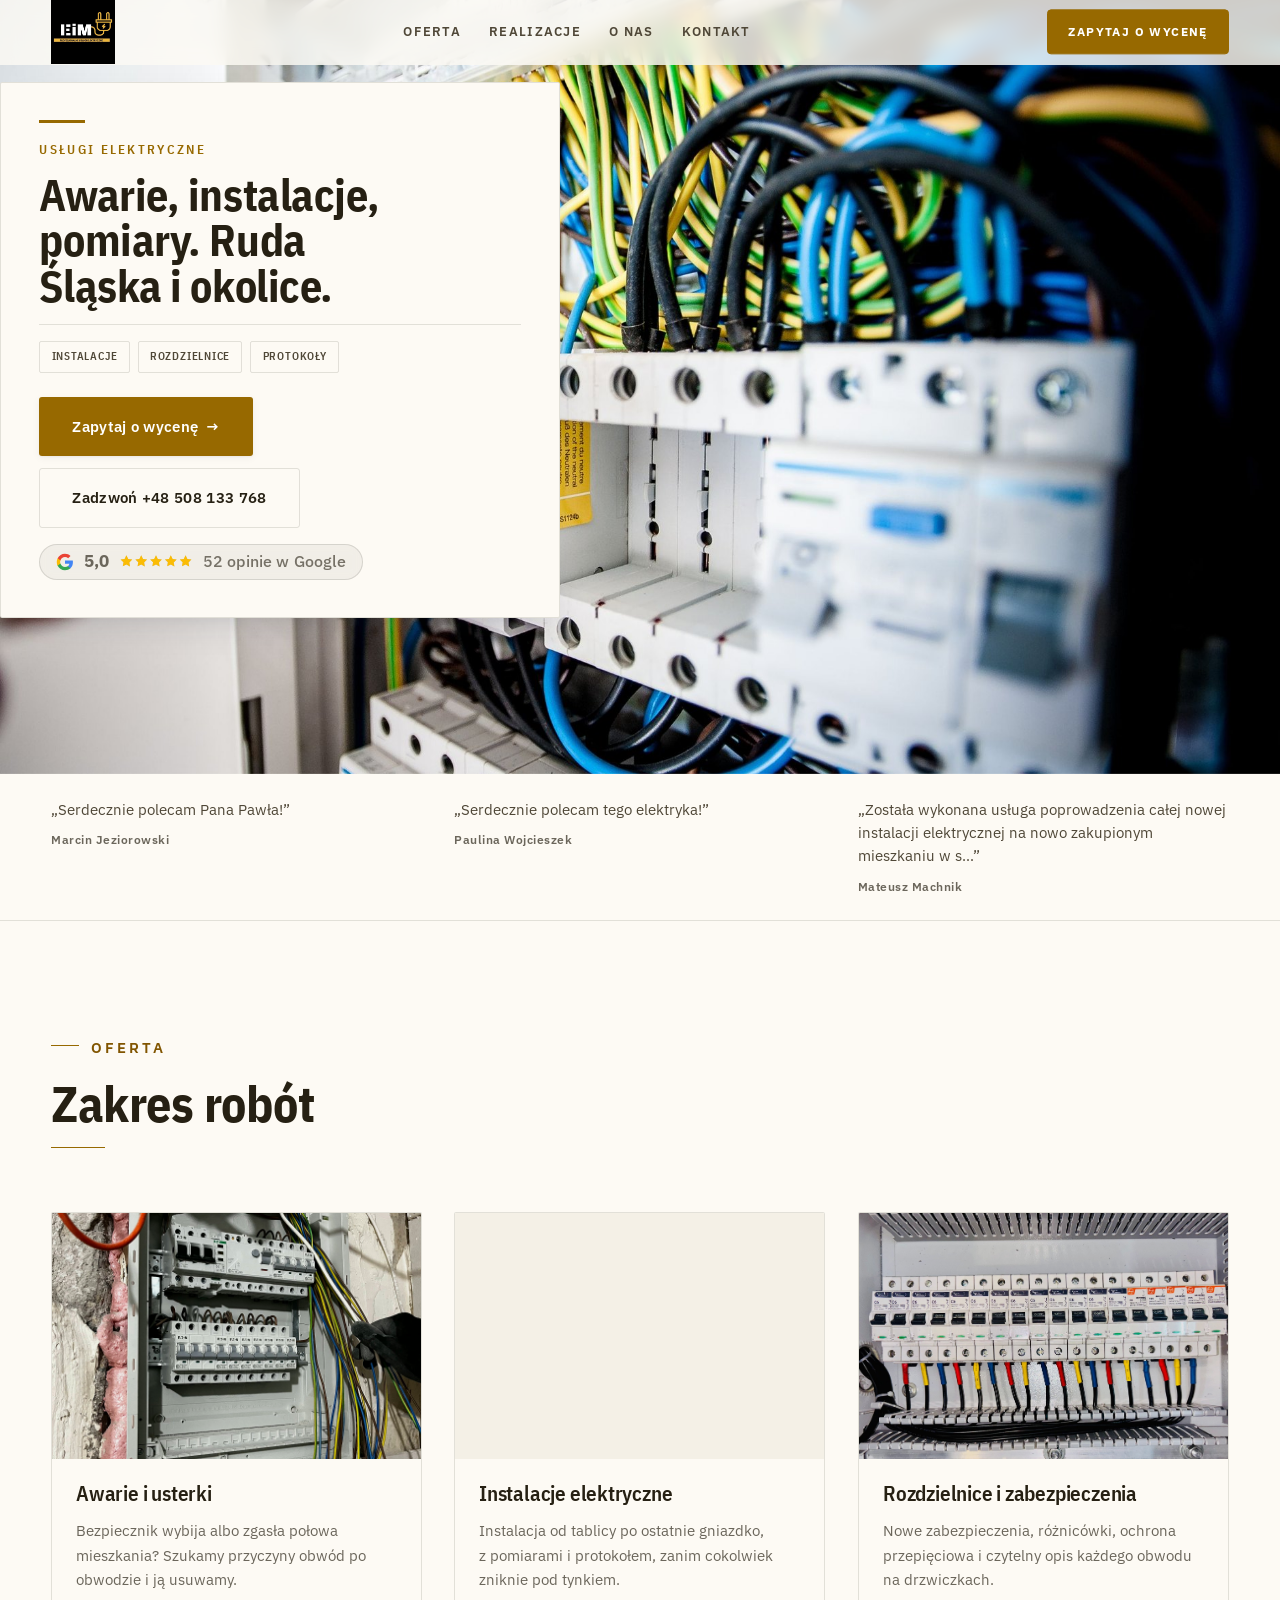
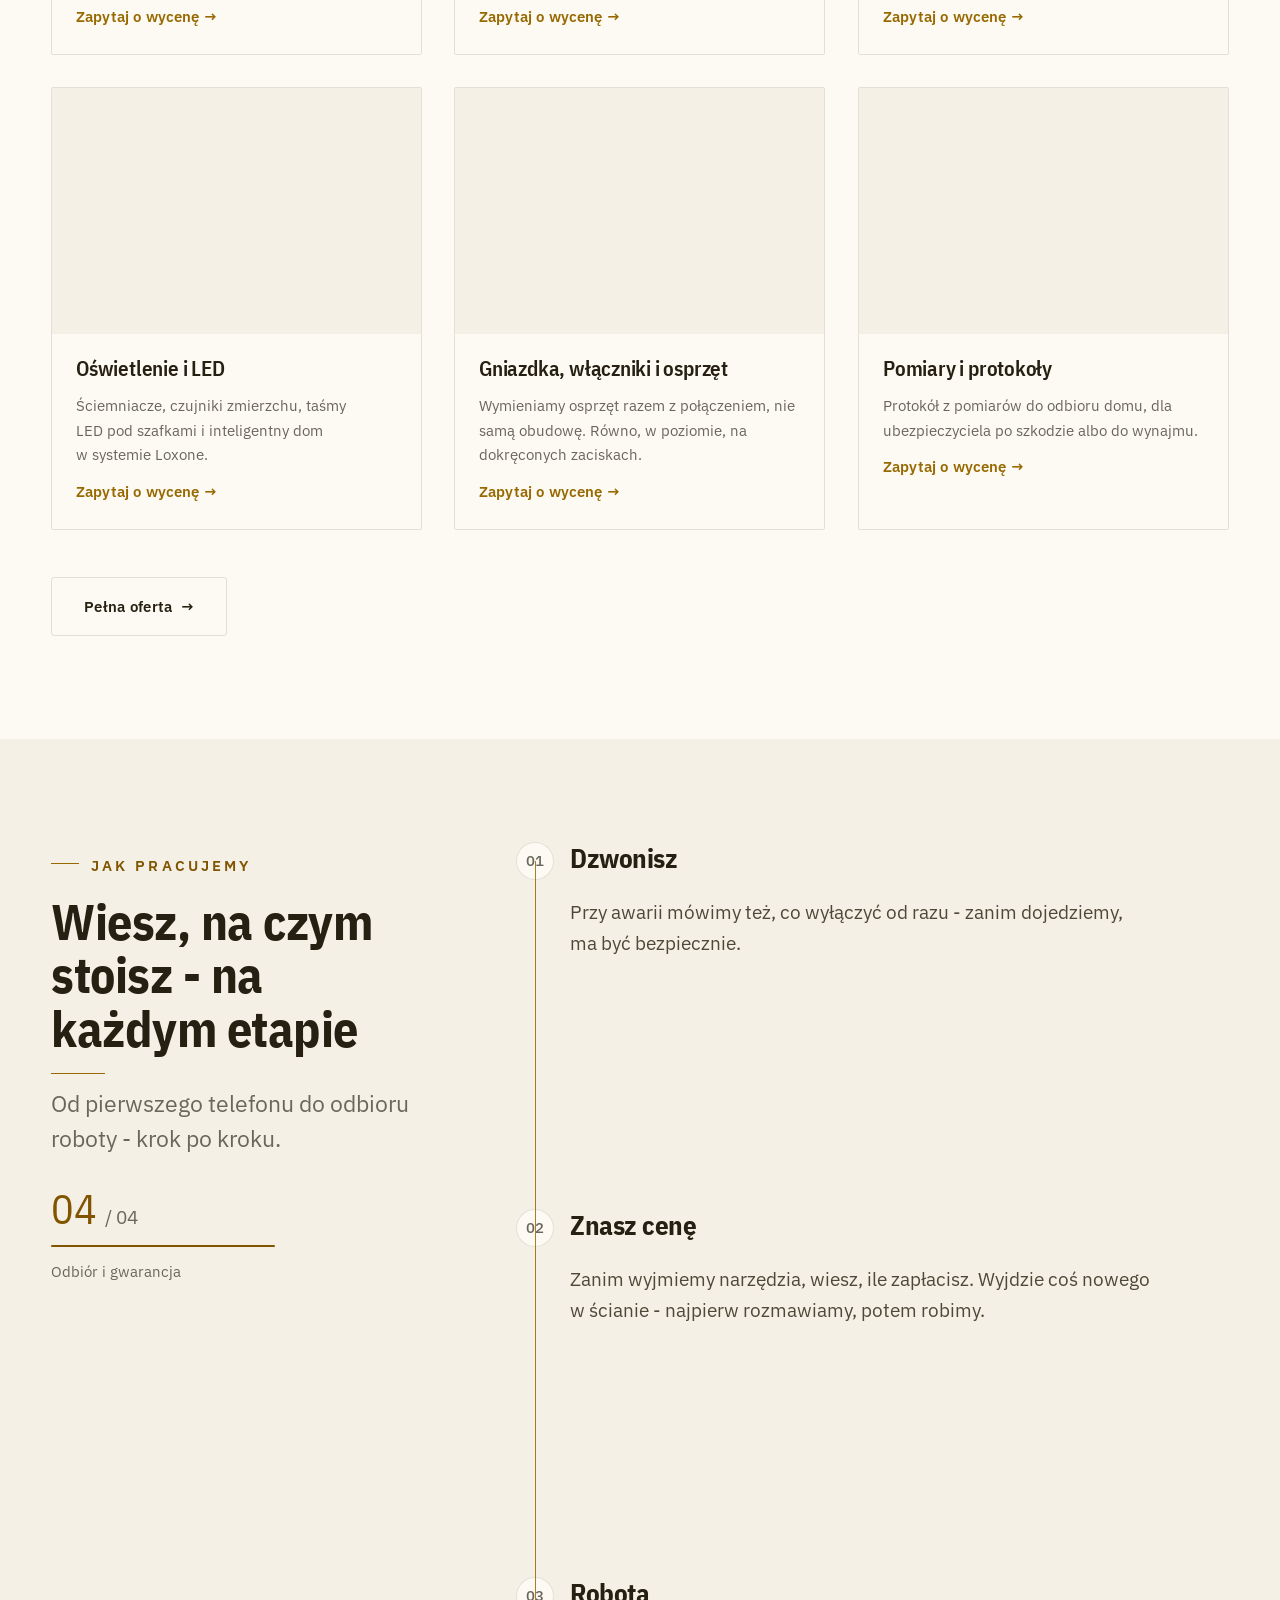
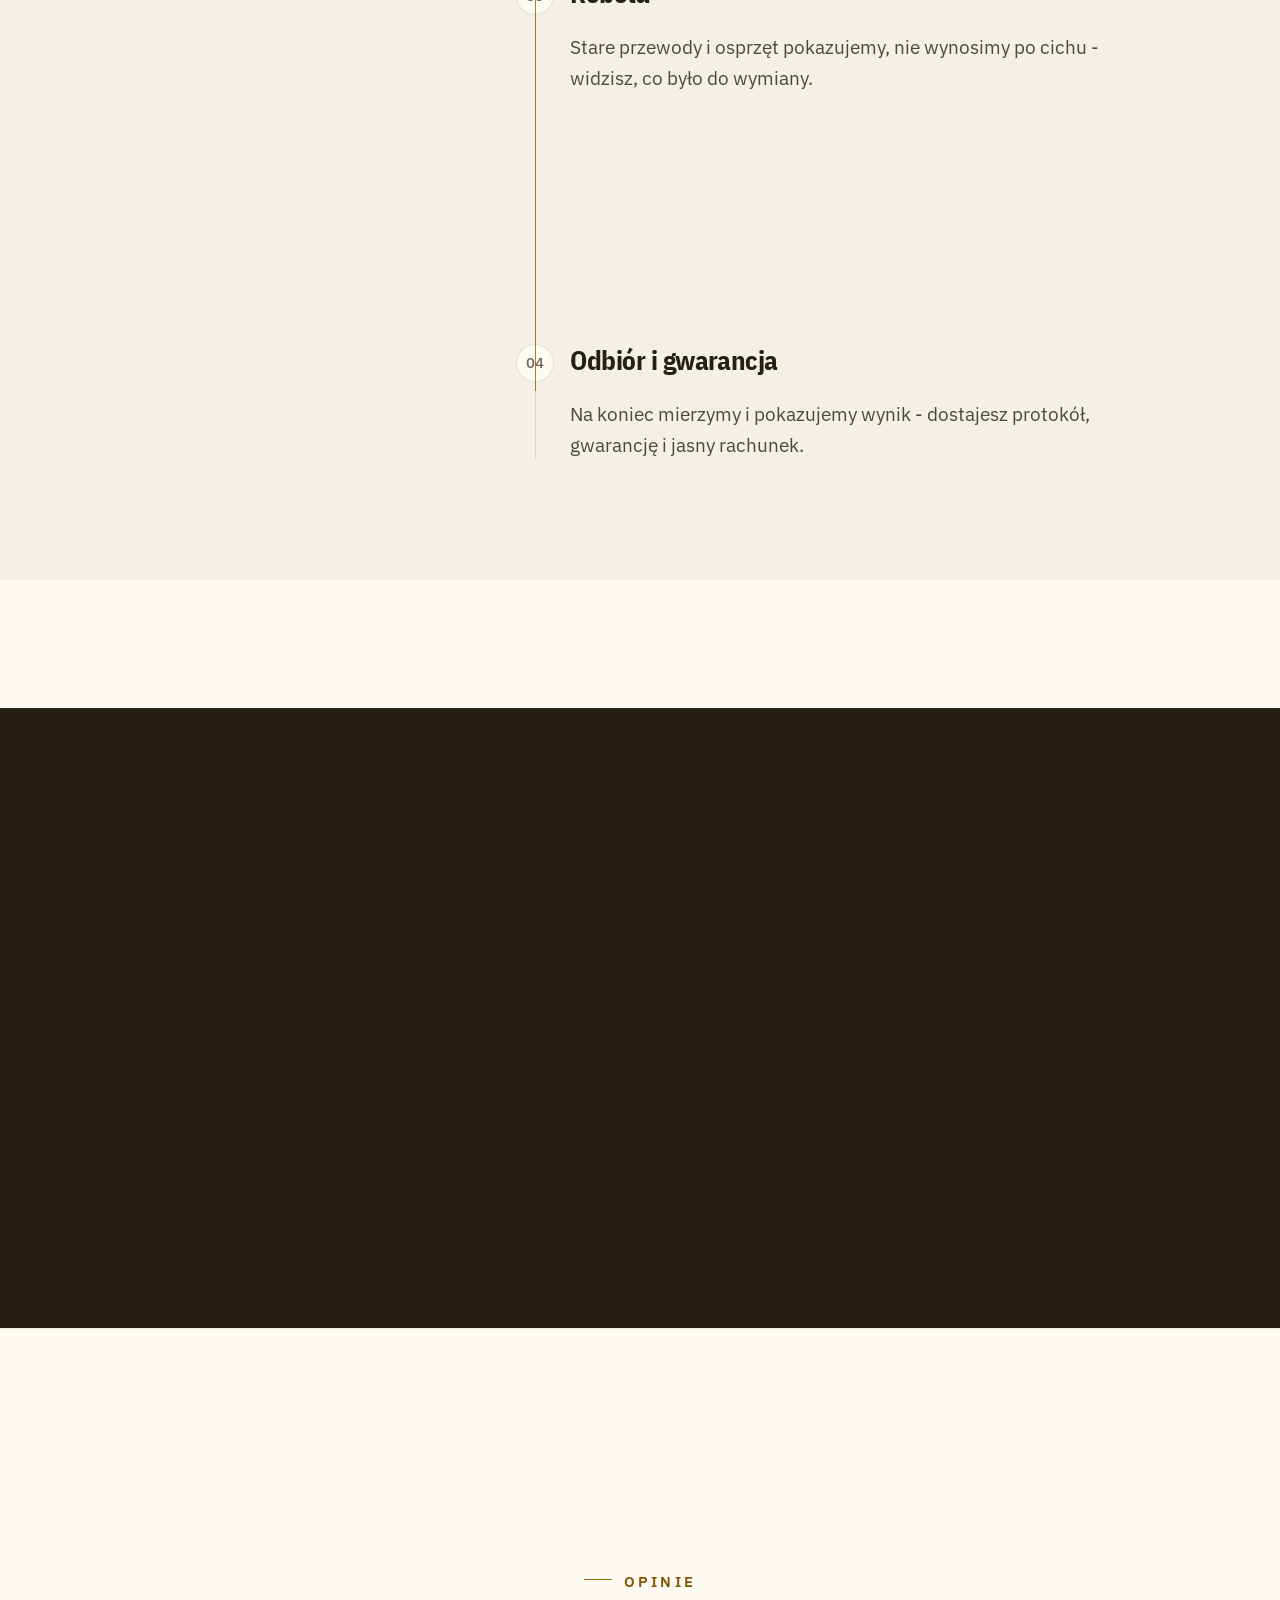
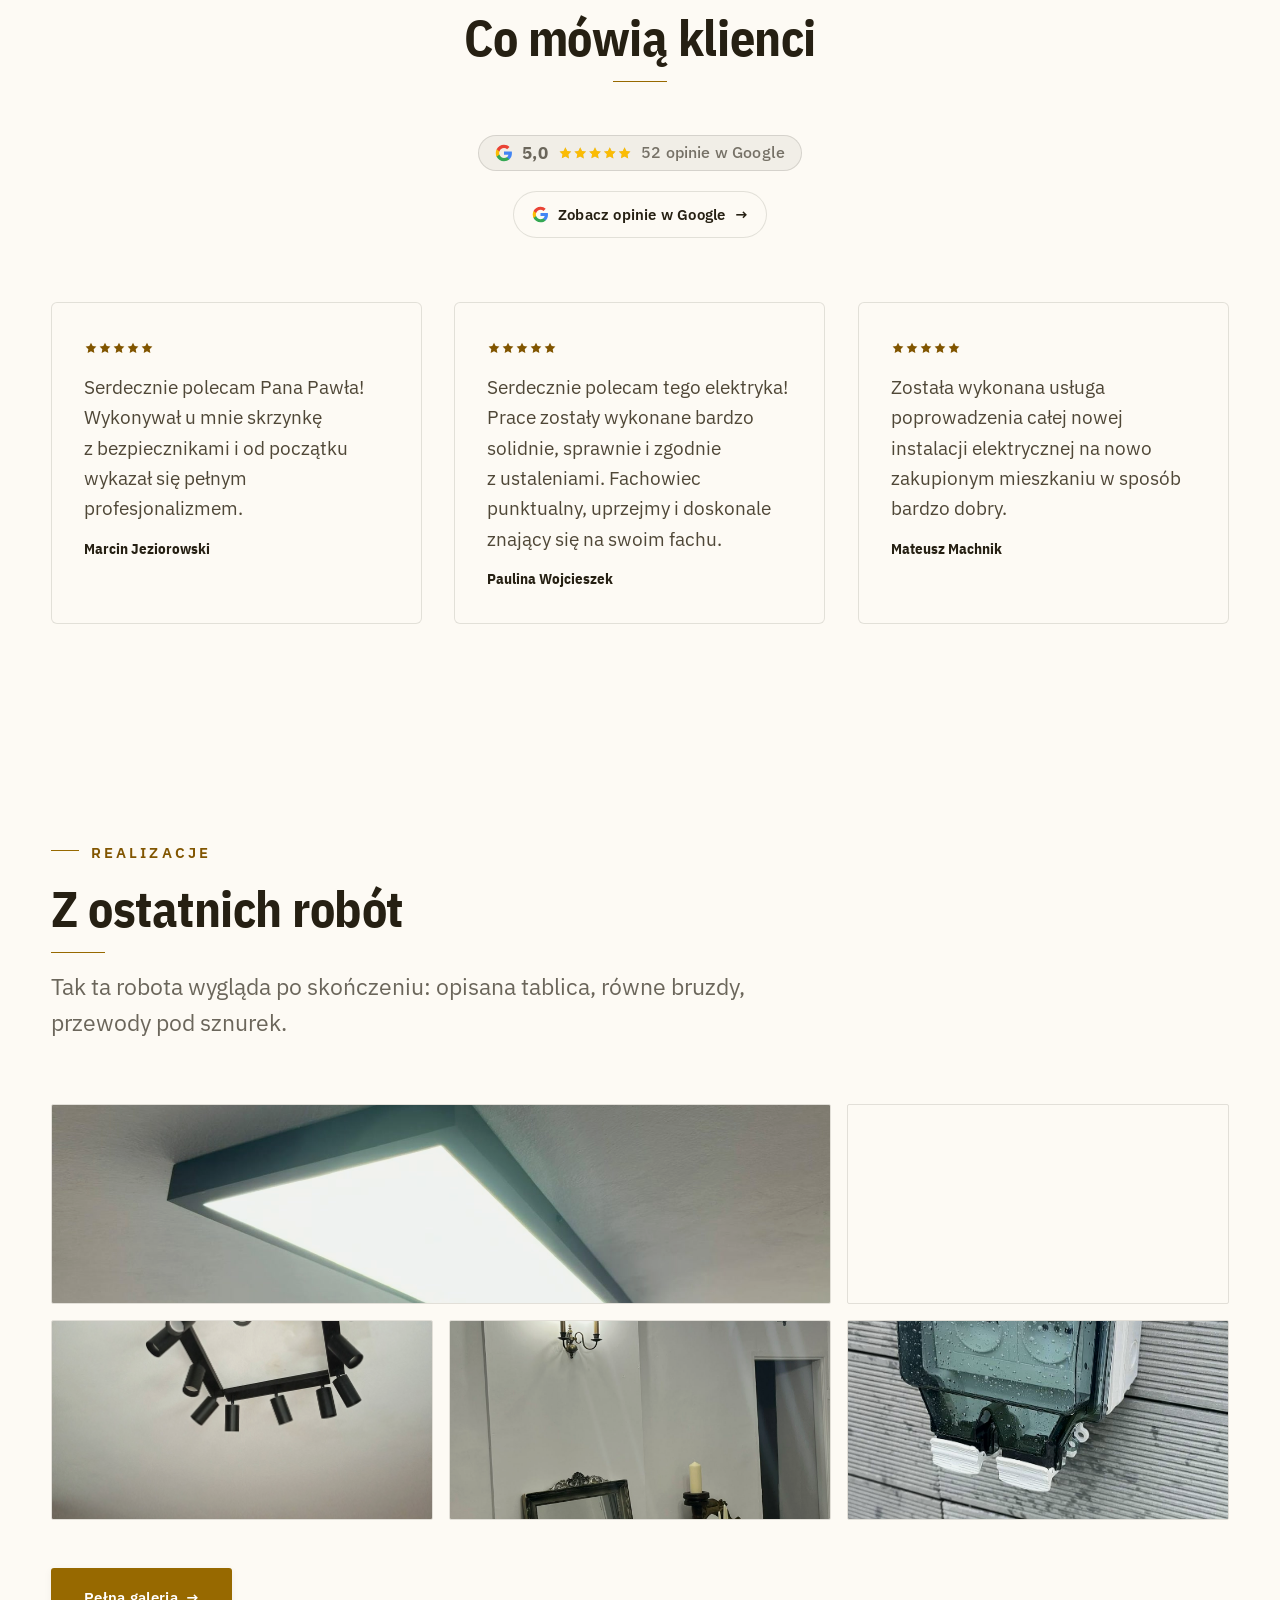
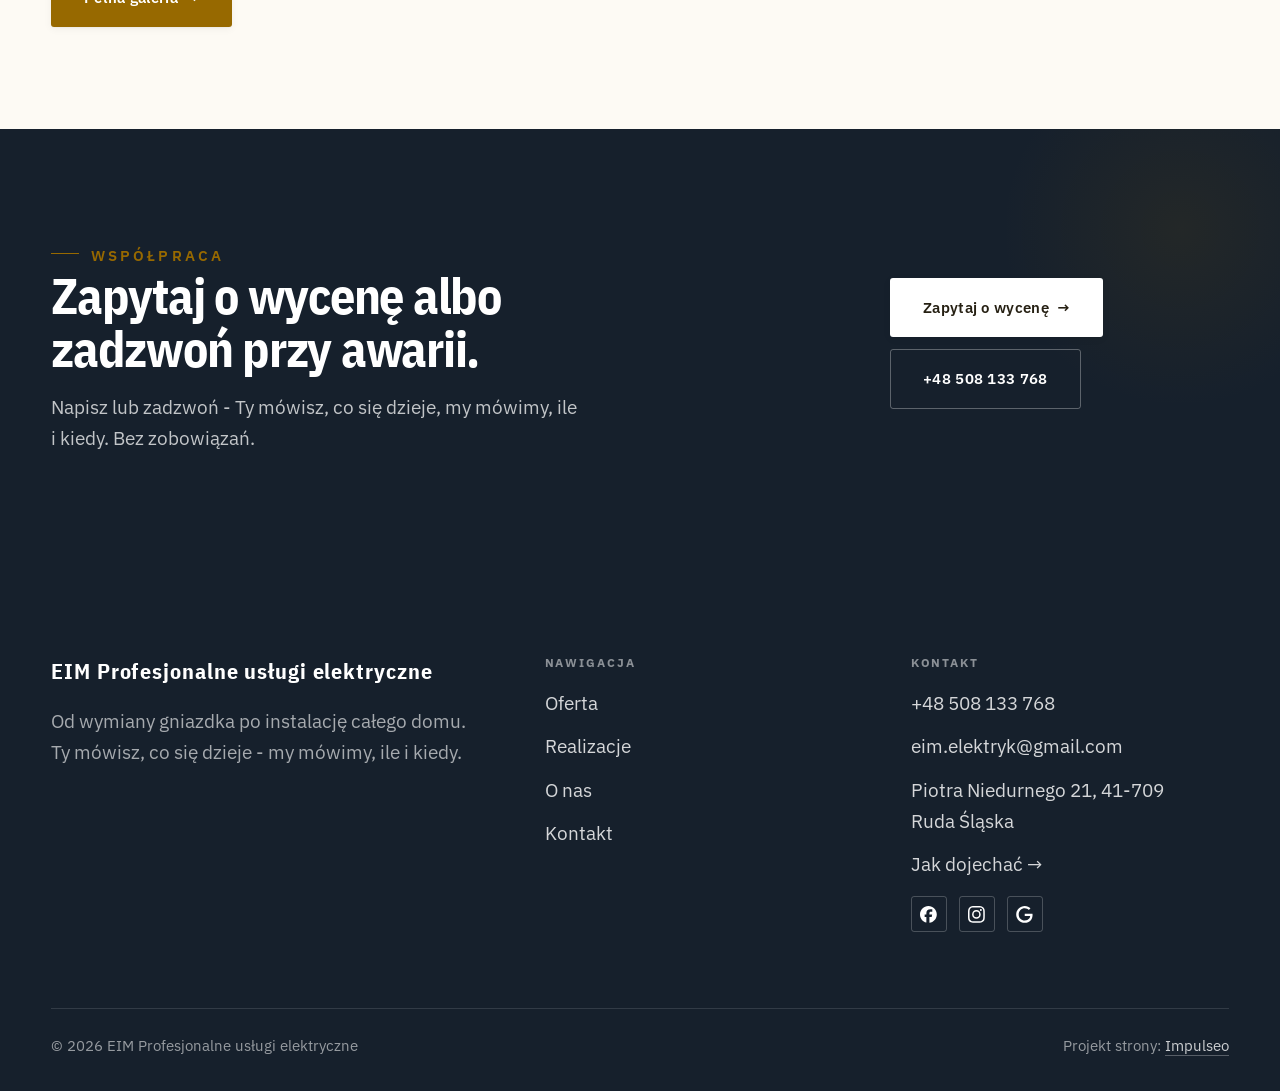
<file: index.html>
<!DOCTYPE html>
<html lang="pl">
<head>
<meta charset="UTF-8">
<meta name="viewport" content="width=device-width, initial-scale=1.0">
<title>EIM Profesjonalne usługi elektryczne - elektryk z dojazdem</title>
<meta name="description" content="Elektryk w Rudzie Śląskiej z dojazdem. Awarie, instalacje, rozdzielnice, oświetlenie, pomiary z protokołem. Cenę znasz przed robotą. Zadzwoń: +48 508 133 768.">
<link rel="canonical" href="https://impulseo-pl.github.io/eim-profesjonalne-uslugi-elektryczne/">
<meta name="robots" content="noindex, nofollow">
<meta property="og:type" content="website">
<meta property="og:locale" content="pl_PL">
<meta property="og:site_name" content="EIM Profesjonalne usługi elektryczne">
<meta property="og:title" content="EIM Profesjonalne usługi elektryczne - elektryk z dojazdem">
<meta property="og:description" content="Elektryk w Rudzie Śląskiej z dojazdem. Awarie, instalacje, rozdzielnice, oświetlenie, pomiary z protokołem. Cenę znasz przed robotą. Zadzwoń: +48 508 133 768.">
<meta property="og:url" content="https://impulseo-pl.github.io/eim-profesjonalne-uslugi-elektryczne/">
<meta property="og:image" content="https://impulseo-pl.github.io/eim-profesjonalne-uslugi-elektryczne/img/og.jpg">
<meta property="og:image:width" content="1200">
<meta property="og:image:height" content="630">
<meta name="twitter:card" content="summary_large_image">
<script type="application/ld+json">{"@context": "https://schema.org", "@type": "Electrician", "name": "EIM Profesjonalne usługi elektryczne", "url": "https://impulseo-pl.github.io/eim-profesjonalne-uslugi-elektryczne/", "telephone": "+48508133768", "image": "https://impulseo-pl.github.io/eim-profesjonalne-uslugi-elektryczne/img/og.jpg", "areaServed": "Ruda Śląska", "sameAs": ["https://www.facebook.com/p/EIM-Profesjonalne-us%C5%82ugi-elektryczne-61555742956690/", "https://www.instagram.com/eim_elektryk_mroz/", "https://www.google.com/maps?cid=5841397486991390434"]}</script>
<link rel="preconnect" href="https://fonts.googleapis.com">
<link rel="preconnect" href="https://fonts.gstatic.com" crossorigin>
<link href="https://fonts.googleapis.com/css2?family=IBM+Plex+Sans+Condensed:wght@500;600;700&family=IBM+Plex+Sans:wght@400;500;600&display=swap" rel="stylesheet">
<link rel="stylesheet" href="assets/styles.css?v=4aac10fe">
</head>
<body>

<header class="nav">
  <div class="wrap nav-inner">
    <a class="brand brand-has-logo" href="index.html"><img class="brand-logo" src="img/logo.jpg" alt="EIM Profesjonalne usługi elektryczne" width="500" height="500" decoding="async"></a>
    <nav class="nav-links">
      <a href="oferta.html">Oferta</a>
      <a href="realizacje.html">Realizacje</a>
      <a href="o-nas.html">O nas</a>
      <a href="kontakt.html">Kontakt</a>
      <a href="kontakt.html" class="btn btn-accent">Zapytaj o wycenę</a>
    </nav>
    <button class="nav-toggle" aria-label="Menu"><span></span><span></span><span></span></button>
  </div>
</header>

<main>
<section class="hero-dom">
  <img class="hd-bg" src="img/hero.jpg" fetchpriority="high" data-rotate="img/g2.jpg|img/g5.jpg" alt="EIM Profesjonalne usługi elektryczne" width="1880" height="1251">
  <div class="wrap">
    <div class="hd-panel reveal">
      <span class="hd-tick" aria-hidden="true"></span>
      <span class="hd-kicker">Usługi elektryczne</span>
      <h1 class="hd-claim">Awarie, instalacje, pomiary. Ruda Śląska i okolice.</h1>
      <ul class="hd-tags"><li>Instalacje</li><li>Rozdzielnice</li><li>Protokoły</li></ul>
      <div class="hd-actions">
        <a href="kontakt.html" class="btn btn-accent">Zapytaj o wycenę <span class="arr">→</span></a>
        <a href="tel:+48508133768" class="btn btn-ghost">Zadzwoń +48 508 133 768</a>
      </div>
      <p class="hd-rating"><span class="g-badge"><svg class="gb-ico" viewBox="0 0 24 24" width="18" height="18" aria-hidden="true"><path fill="#4285F4" d="M22.56 12.25c0-.78-.07-1.53-.2-2.25H12v4.26h5.92c-.26 1.37-1.04 2.53-2.21 3.31v2.77h3.57c2.08-1.92 3.28-4.74 3.28-8.09z"/><path fill="#34A853" d="M12 23c2.97 0 5.46-.98 7.28-2.66l-3.57-2.77c-.98.66-2.23 1.06-3.71 1.06-2.86 0-5.29-1.93-6.16-4.53H2.18v2.84C3.99 20.53 7.7 23 12 23z"/><path fill="#FBBC05" d="M5.84 14.09c-.22-.66-.35-1.36-.35-2.09s.13-1.43.35-2.09V7.07H2.18C1.43 8.55 1 10.22 1 12s.43 3.45 1.18 4.93l2.85-2.22.81-.62z"/><path fill="#EA4335" d="M12 5.38c1.62 0 3.06.56 4.21 1.64l3.15-3.15C17.45 2.09 14.97 1 12 1 7.7 1 3.99 3.47 2.18 7.07l3.66 2.84c.87-2.6 3.3-4.53 6.16-4.53z"/></svg><b class="gb-ocena">5,0</b><svg class="gb-stars" viewBox="0 0 90 18" width="74" height="14.8" aria-hidden="true"><g fill="currentColor" opacity=".26"><path transform="translate(0,0)" d="M9 1.6l2.2 4.46 4.92.72-3.56 3.47.84 4.9L9 12.74l-4.4 2.31.84-4.9L1.88 6.68l4.92-.72L9 1.6Z"/><path transform="translate(18,0)" d="M9 1.6l2.2 4.46 4.92.72-3.56 3.47.84 4.9L9 12.74l-4.4 2.31.84-4.9L1.88 6.68l4.92-.72L9 1.6Z"/><path transform="translate(36,0)" d="M9 1.6l2.2 4.46 4.92.72-3.56 3.47.84 4.9L9 12.74l-4.4 2.31.84-4.9L1.88 6.68l4.92-.72L9 1.6Z"/><path transform="translate(54,0)" d="M9 1.6l2.2 4.46 4.92.72-3.56 3.47.84 4.9L9 12.74l-4.4 2.31.84-4.9L1.88 6.68l4.92-.72L9 1.6Z"/><path transform="translate(72,0)" d="M9 1.6l2.2 4.46 4.92.72-3.56 3.47.84 4.9L9 12.74l-4.4 2.31.84-4.9L1.88 6.68l4.92-.72L9 1.6Z"/></g><clipPath id="gs1000"><rect x="0" y="0" width="90.0" height="18"/></clipPath><g fill="#FBBC04" clip-path="url(#gs1000)"><path transform="translate(0,0)" d="M9 1.6l2.2 4.46 4.92.72-3.56 3.47.84 4.9L9 12.74l-4.4 2.31.84-4.9L1.88 6.68l4.92-.72L9 1.6Z"/><path transform="translate(18,0)" d="M9 1.6l2.2 4.46 4.92.72-3.56 3.47.84 4.9L9 12.74l-4.4 2.31.84-4.9L1.88 6.68l4.92-.72L9 1.6Z"/><path transform="translate(36,0)" d="M9 1.6l2.2 4.46 4.92.72-3.56 3.47.84 4.9L9 12.74l-4.4 2.31.84-4.9L1.88 6.68l4.92-.72L9 1.6Z"/><path transform="translate(54,0)" d="M9 1.6l2.2 4.46 4.92.72-3.56 3.47.84 4.9L9 12.74l-4.4 2.31.84-4.9L1.88 6.68l4.92-.72L9 1.6Z"/><path transform="translate(72,0)" d="M9 1.6l2.2 4.46 4.92.72-3.56 3.47.84 4.9L9 12.74l-4.4 2.31.84-4.9L1.88 6.68l4.92-.72L9 1.6Z"/></g></svg><span class="gb-txt">52 opinie w Google</span></span></p>
    </div>
  </div>
</section>
<section class="opinie-mini" aria-label="Opinie klientów">
  <div class="wrap">
    <div class="om-row">
      <div class="om-item reveal"><blockquote>„Serdecznie polecam Pana Pawła!”</blockquote><span class="om-autor">Marcin Jeziorowski</span></div>
      <div class="om-item reveal"><blockquote>„Serdecznie polecam tego elektryka!”</blockquote><span class="om-autor">Paulina Wojcieszek</span></div>
      <div class="om-item reveal"><blockquote>„Została wykonana usługa poprowadzenia całej nowej instalacji elektrycznej na nowo zakupionym mieszkaniu w s…”</blockquote><span class="om-autor">Mateusz Machnik</span></div>
    </div>
  </div>
</section>
<section class="dom-products" id="produkty">
  <div class="wrap">
    <div class="head reveal">
      <span class="eyebrow">Oferta</span>
      <h2>Zakres robót</h2>
    </div>
    <div class="dom-grid">
      <article class="dom-card reveal">
        <figure class="dom-card__img"><img src="img/g14.jpg" alt="Awarie i usterki" loading="lazy" width="1500" height="2000" decoding="async"></figure>
        <div class="dom-card__body">
          <h3 class="dom-card__name">Awarie i usterki</h3>
          <p class="dom-card__tag">Bezpiecznik wybija albo zgasła połowa mieszkania? Szukamy przyczyny obwód po obwodzie i ją usuwamy.</p>
          <a class="dom-card__link" href="kontakt.html">Zapytaj o wycenę <span class="arr">→</span></a>
        </div>
      </article>
      <article class="dom-card reveal">
        <figure class="dom-card__img"><img src="img/g1.jpg" alt="Instalacje elektryczne" loading="lazy" width="1880" height="1255" decoding="async"></figure>
        <div class="dom-card__body">
          <h3 class="dom-card__name">Instalacje elektryczne</h3>
          <p class="dom-card__tag">Instalacja od tablicy po ostatnie gniazdko, z pomiarami i protokołem, zanim cokolwiek zniknie pod tynkiem.</p>
          <a class="dom-card__link" href="kontakt.html">Zapytaj o wycenę <span class="arr">→</span></a>
        </div>
      </article>
      <article class="dom-card reveal">
        <figure class="dom-card__img"><img src="img/g15.jpg" alt="Rozdzielnice i zabezpieczenia" loading="lazy" width="1880" height="1170" decoding="async"></figure>
        <div class="dom-card__body">
          <h3 class="dom-card__name">Rozdzielnice i zabezpieczenia</h3>
          <p class="dom-card__tag">Nowe zabezpieczenia, różnicówki, ochrona przepięciowa i czytelny opis każdego obwodu na drzwiczkach.</p>
          <a class="dom-card__link" href="kontakt.html">Zapytaj o wycenę <span class="arr">→</span></a>
        </div>
      </article>
      <article class="dom-card reveal">
        <figure class="dom-card__img"><img src="img/g3.jpg" alt="Oświetlenie i LED" loading="lazy" width="1500" height="2000" decoding="async"></figure>
        <div class="dom-card__body">
          <h3 class="dom-card__name">Oświetlenie i LED</h3>
          <p class="dom-card__tag">Ściemniacze, czujniki zmierzchu, taśmy LED pod szafkami i inteligentny dom w systemie Loxone.</p>
          <a class="dom-card__link" href="kontakt.html">Zapytaj o wycenę <span class="arr">→</span></a>
        </div>
      </article>
      <article class="dom-card reveal">
        <figure class="dom-card__img"><img src="img/g4.jpg" alt="Gniazdka, włączniki i osprzęt" loading="lazy" width="1880" height="1255" decoding="async"></figure>
        <div class="dom-card__body">
          <h3 class="dom-card__name">Gniazdka, włączniki i osprzęt</h3>
          <p class="dom-card__tag">Wymieniamy osprzęt razem z połączeniem, nie samą obudowę. Równo, w poziomie, na dokręconych zaciskach.</p>
          <a class="dom-card__link" href="kontakt.html">Zapytaj o wycenę <span class="arr">→</span></a>
        </div>
      </article>
      <article class="dom-card reveal">
        <figure class="dom-card__img"><img src="img/g12.jpg" alt="Pomiary i protokoły" loading="lazy" width="1500" height="2000" decoding="async"></figure>
        <div class="dom-card__body">
          <h3 class="dom-card__name">Pomiary i protokoły</h3>
          <p class="dom-card__tag">Protokół z pomiarów do odbioru domu, dla ubezpieczyciela po szkodzie albo do wynajmu.</p>
          <a class="dom-card__link" href="kontakt.html">Zapytaj o wycenę <span class="arr">→</span></a>
        </div>
      </article>
    </div>
    <div style="margin-top:var(--space-7)" class="reveal"><a href="oferta.html" class="btn btn-ghost">Pełna oferta <span class="arr">→</span></a></div>
  </div>
</section>
<section class="proces proces-os dom">
  <div class="wrap proc-grid">
    <div class="proc-side">
      <div class="head reveal">
        <span class="eyebrow">Jak pracujemy</span>
        <h2>Wiesz, na czym stoisz - na każdym etapie</h2>
        <p>Od pierwszego telefonu do odbioru roboty - krok po kroku.</p>
      </div>
      <div class="proc-count" aria-hidden="true"><span class="pc-cur">01</span><span class="pc-all">/ 04</span></div>
      <div class="proc-bar" aria-hidden="true"><i></i></div>
      <p class="proc-now" aria-hidden="true">Dzwonisz</p>
    </div>
    <ol class="proces-line">
      <li class="reveal"><span class="pno">01</span><h3>Dzwonisz</h3><p>Przy awarii mówimy też, co wyłączyć od razu - zanim dojedziemy, ma być bezpiecznie.</p></li>
      <li class="reveal"><span class="pno">02</span><h3>Znasz cenę</h3><p>Zanim wyjmiemy narzędzia, wiesz, ile zapłacisz. Wyjdzie coś nowego w ścianie - najpierw rozmawiamy, potem robimy.</p></li>
      <li class="reveal"><span class="pno">03</span><h3>Robota</h3><p>Stare przewody i osprzęt pokazujemy, nie wynosimy po cichu - widzisz, co było do wymiany.</p></li>
      <li class="reveal"><span class="pno">04</span><h3>Odbiór i gwarancja</h3><p>Na koniec mierzymy i pokazujemy wynik - dostajesz protokół, gwarancję i jasny rachunek.</p></li>
    </ol>
  </div>
</section>
<section class="stopklatka" aria-hidden="true">
  <div class="stk-bg" style="background-image:url(img/g11.jpg)"></div>
</section>
<section class="opinie">
  <div class="wrap">
    <div class="head center reveal">
      <span class="eyebrow">Opinie</span>
      <h2>Co mówią klienci</h2>
    </div>
    <p class="op-meta reveal"><span class="g-badge"><svg class="gb-ico" viewBox="0 0 24 24" width="18" height="18" aria-hidden="true"><path fill="#4285F4" d="M22.56 12.25c0-.78-.07-1.53-.2-2.25H12v4.26h5.92c-.26 1.37-1.04 2.53-2.21 3.31v2.77h3.57c2.08-1.92 3.28-4.74 3.28-8.09z"/><path fill="#34A853" d="M12 23c2.97 0 5.46-.98 7.28-2.66l-3.57-2.77c-.98.66-2.23 1.06-3.71 1.06-2.86 0-5.29-1.93-6.16-4.53H2.18v2.84C3.99 20.53 7.7 23 12 23z"/><path fill="#FBBC05" d="M5.84 14.09c-.22-.66-.35-1.36-.35-2.09s.13-1.43.35-2.09V7.07H2.18C1.43 8.55 1 10.22 1 12s.43 3.45 1.18 4.93l2.85-2.22.81-.62z"/><path fill="#EA4335" d="M12 5.38c1.62 0 3.06.56 4.21 1.64l3.15-3.15C17.45 2.09 14.97 1 12 1 7.7 1 3.99 3.47 2.18 7.07l3.66 2.84c.87-2.6 3.3-4.53 6.16-4.53z"/></svg><b class="gb-ocena">5,0</b><svg class="gb-stars" viewBox="0 0 90 18" width="74" height="14.8" aria-hidden="true"><g fill="currentColor" opacity=".26"><path transform="translate(0,0)" d="M9 1.6l2.2 4.46 4.92.72-3.56 3.47.84 4.9L9 12.74l-4.4 2.31.84-4.9L1.88 6.68l4.92-.72L9 1.6Z"/><path transform="translate(18,0)" d="M9 1.6l2.2 4.46 4.92.72-3.56 3.47.84 4.9L9 12.74l-4.4 2.31.84-4.9L1.88 6.68l4.92-.72L9 1.6Z"/><path transform="translate(36,0)" d="M9 1.6l2.2 4.46 4.92.72-3.56 3.47.84 4.9L9 12.74l-4.4 2.31.84-4.9L1.88 6.68l4.92-.72L9 1.6Z"/><path transform="translate(54,0)" d="M9 1.6l2.2 4.46 4.92.72-3.56 3.47.84 4.9L9 12.74l-4.4 2.31.84-4.9L1.88 6.68l4.92-.72L9 1.6Z"/><path transform="translate(72,0)" d="M9 1.6l2.2 4.46 4.92.72-3.56 3.47.84 4.9L9 12.74l-4.4 2.31.84-4.9L1.88 6.68l4.92-.72L9 1.6Z"/></g><clipPath id="gs1000"><rect x="0" y="0" width="90.0" height="18"/></clipPath><g fill="#FBBC04" clip-path="url(#gs1000)"><path transform="translate(0,0)" d="M9 1.6l2.2 4.46 4.92.72-3.56 3.47.84 4.9L9 12.74l-4.4 2.31.84-4.9L1.88 6.68l4.92-.72L9 1.6Z"/><path transform="translate(18,0)" d="M9 1.6l2.2 4.46 4.92.72-3.56 3.47.84 4.9L9 12.74l-4.4 2.31.84-4.9L1.88 6.68l4.92-.72L9 1.6Z"/><path transform="translate(36,0)" d="M9 1.6l2.2 4.46 4.92.72-3.56 3.47.84 4.9L9 12.74l-4.4 2.31.84-4.9L1.88 6.68l4.92-.72L9 1.6Z"/><path transform="translate(54,0)" d="M9 1.6l2.2 4.46 4.92.72-3.56 3.47.84 4.9L9 12.74l-4.4 2.31.84-4.9L1.88 6.68l4.92-.72L9 1.6Z"/><path transform="translate(72,0)" d="M9 1.6l2.2 4.46 4.92.72-3.56 3.47.84 4.9L9 12.74l-4.4 2.31.84-4.9L1.88 6.68l4.92-.72L9 1.6Z"/></g></svg><span class="gb-txt">52 opinie w Google</span></span></p>
    <p class="op-meta reveal"><a class="op-google" href="https://www.google.com/maps?cid=5841397486991390434" target="_blank" rel="noopener"><svg class="op-g-ico" viewBox="0 0 24 24" width="17" height="17" aria-hidden="true"><path fill="#4285F4" d="M22.56 12.25c0-.78-.07-1.53-.2-2.25H12v4.26h5.92c-.26 1.37-1.04 2.53-2.21 3.31v2.77h3.57c2.08-1.92 3.28-4.74 3.28-8.09z"/><path fill="#34A853" d="M12 23c2.97 0 5.46-.98 7.28-2.66l-3.57-2.77c-.98.66-2.23 1.06-3.71 1.06-2.86 0-5.29-1.93-6.16-4.53H2.18v2.84C3.99 20.53 7.7 23 12 23z"/><path fill="#FBBC05" d="M5.84 14.09c-.22-.66-.35-1.36-.35-2.09s.13-1.43.35-2.09V7.07H2.18C1.43 8.55 1 10.22 1 12s.43 3.45 1.18 4.93l2.85-2.22.81-.62z"/><path fill="#EA4335" d="M12 5.38c1.62 0 3.06.56 4.21 1.64l3.15-3.15C17.45 2.09 14.97 1 12 1 7.7 1 3.99 3.47 2.18 7.07l3.66 2.84c.87-2.6 3.3-4.53 6.16-4.53z"/></svg><span>Zobacz opinie w Google</span><span class="arr">→</span></a></p>
    <div class="opinie-grid">
      <figure class="op-card reveal"><span class="op-star"><svg class="ico-star" width="14" height="14" viewBox="0 0 24 24" style="vertical-align:-2px" aria-hidden="true"><path d="M12 2.8l2.85 5.8 6.4.93-4.63 4.5 1.1 6.37L12 17.4l-5.72 3 1.1-6.37-4.63-4.5 6.4-.93L12 2.8Z" fill="currentColor"/></svg><svg class="ico-star" width="14" height="14" viewBox="0 0 24 24" style="vertical-align:-2px" aria-hidden="true"><path d="M12 2.8l2.85 5.8 6.4.93-4.63 4.5 1.1 6.37L12 17.4l-5.72 3 1.1-6.37-4.63-4.5 6.4-.93L12 2.8Z" fill="currentColor"/></svg><svg class="ico-star" width="14" height="14" viewBox="0 0 24 24" style="vertical-align:-2px" aria-hidden="true"><path d="M12 2.8l2.85 5.8 6.4.93-4.63 4.5 1.1 6.37L12 17.4l-5.72 3 1.1-6.37-4.63-4.5 6.4-.93L12 2.8Z" fill="currentColor"/></svg><svg class="ico-star" width="14" height="14" viewBox="0 0 24 24" style="vertical-align:-2px" aria-hidden="true"><path d="M12 2.8l2.85 5.8 6.4.93-4.63 4.5 1.1 6.37L12 17.4l-5.72 3 1.1-6.37-4.63-4.5 6.4-.93L12 2.8Z" fill="currentColor"/></svg><svg class="ico-star" width="14" height="14" viewBox="0 0 24 24" style="vertical-align:-2px" aria-hidden="true"><path d="M12 2.8l2.85 5.8 6.4.93-4.63 4.5 1.1 6.37L12 17.4l-5.72 3 1.1-6.37-4.63-4.5 6.4-.93L12 2.8Z" fill="currentColor"/></svg></span><blockquote>Serdecznie polecam Pana Pawła! Wykonywał u mnie skrzynkę z bezpiecznikami i od początku wykazał się pełnym profesjonalizmem.</blockquote><span class="op-autor">Marcin Jeziorowski</span></figure>
      <figure class="op-card reveal"><span class="op-star"><svg class="ico-star" width="14" height="14" viewBox="0 0 24 24" style="vertical-align:-2px" aria-hidden="true"><path d="M12 2.8l2.85 5.8 6.4.93-4.63 4.5 1.1 6.37L12 17.4l-5.72 3 1.1-6.37-4.63-4.5 6.4-.93L12 2.8Z" fill="currentColor"/></svg><svg class="ico-star" width="14" height="14" viewBox="0 0 24 24" style="vertical-align:-2px" aria-hidden="true"><path d="M12 2.8l2.85 5.8 6.4.93-4.63 4.5 1.1 6.37L12 17.4l-5.72 3 1.1-6.37-4.63-4.5 6.4-.93L12 2.8Z" fill="currentColor"/></svg><svg class="ico-star" width="14" height="14" viewBox="0 0 24 24" style="vertical-align:-2px" aria-hidden="true"><path d="M12 2.8l2.85 5.8 6.4.93-4.63 4.5 1.1 6.37L12 17.4l-5.72 3 1.1-6.37-4.63-4.5 6.4-.93L12 2.8Z" fill="currentColor"/></svg><svg class="ico-star" width="14" height="14" viewBox="0 0 24 24" style="vertical-align:-2px" aria-hidden="true"><path d="M12 2.8l2.85 5.8 6.4.93-4.63 4.5 1.1 6.37L12 17.4l-5.72 3 1.1-6.37-4.63-4.5 6.4-.93L12 2.8Z" fill="currentColor"/></svg><svg class="ico-star" width="14" height="14" viewBox="0 0 24 24" style="vertical-align:-2px" aria-hidden="true"><path d="M12 2.8l2.85 5.8 6.4.93-4.63 4.5 1.1 6.37L12 17.4l-5.72 3 1.1-6.37-4.63-4.5 6.4-.93L12 2.8Z" fill="currentColor"/></svg></span><blockquote>Serdecznie polecam tego elektryka! Prace zostały wykonane bardzo solidnie, sprawnie i zgodnie z ustaleniami. Fachowiec punktualny, uprzejmy i doskonale znający się na swoim fachu.</blockquote><span class="op-autor">Paulina Wojcieszek</span></figure>
      <figure class="op-card reveal"><span class="op-star"><svg class="ico-star" width="14" height="14" viewBox="0 0 24 24" style="vertical-align:-2px" aria-hidden="true"><path d="M12 2.8l2.85 5.8 6.4.93-4.63 4.5 1.1 6.37L12 17.4l-5.72 3 1.1-6.37-4.63-4.5 6.4-.93L12 2.8Z" fill="currentColor"/></svg><svg class="ico-star" width="14" height="14" viewBox="0 0 24 24" style="vertical-align:-2px" aria-hidden="true"><path d="M12 2.8l2.85 5.8 6.4.93-4.63 4.5 1.1 6.37L12 17.4l-5.72 3 1.1-6.37-4.63-4.5 6.4-.93L12 2.8Z" fill="currentColor"/></svg><svg class="ico-star" width="14" height="14" viewBox="0 0 24 24" style="vertical-align:-2px" aria-hidden="true"><path d="M12 2.8l2.85 5.8 6.4.93-4.63 4.5 1.1 6.37L12 17.4l-5.72 3 1.1-6.37-4.63-4.5 6.4-.93L12 2.8Z" fill="currentColor"/></svg><svg class="ico-star" width="14" height="14" viewBox="0 0 24 24" style="vertical-align:-2px" aria-hidden="true"><path d="M12 2.8l2.85 5.8 6.4.93-4.63 4.5 1.1 6.37L12 17.4l-5.72 3 1.1-6.37-4.63-4.5 6.4-.93L12 2.8Z" fill="currentColor"/></svg><svg class="ico-star" width="14" height="14" viewBox="0 0 24 24" style="vertical-align:-2px" aria-hidden="true"><path d="M12 2.8l2.85 5.8 6.4.93-4.63 4.5 1.1 6.37L12 17.4l-5.72 3 1.1-6.37-4.63-4.5 6.4-.93L12 2.8Z" fill="currentColor"/></svg></span><blockquote>Została wykonana usługa poprowadzenia całej nowej instalacji elektrycznej na nowo zakupionym mieszkaniu w sposób bardzo dobry.</blockquote><span class="op-autor">Mateusz Machnik</span></figure>
    </div>
  </div>
</section>
<section>
  <div class="wrap">
    <div class="head reveal">
      <span class="eyebrow">Realizacje</span>
      <h2>Z ostatnich robót</h2>
      <p>Tak ta robota wygląda po skończeniu: opisana tablica, równe bruzdy, przewody pod sznurek.</p>
    </div>
    <div class="gallery">
      <div class="tile t-two3 reveal"><img src="img/g7.jpg" alt="EIM Profesjonalne usługi elektryczne" loading="lazy" width="1534" height="1124" decoding="async"></div>
      <div class="tile t-third reveal"><img src="img/g8.jpg" alt="EIM Profesjonalne usługi elektryczne" loading="lazy" width="1340" height="1714" decoding="async"></div>
      <div class="tile t-third reveal"><img src="img/g9.jpg" alt="EIM Profesjonalne usługi elektryczne" loading="lazy" width="1535" height="2048" decoding="async"></div>
      <div class="tile t-third reveal"><img src="img/g6.jpg" alt="EIM Profesjonalne usługi elektryczne" loading="lazy" width="1356" height="1878" decoding="async"></div>
      <div class="tile t-third reveal"><img src="img/g13.jpg" alt="EIM Profesjonalne usługi elektryczne" loading="lazy" width="941" height="1655" decoding="async"></div>
    </div>
    <div style="margin-top:var(--space-7)" class="reveal"><a href="realizacje.html" class="btn btn-accent">Pełna galeria <span class="arr">→</span></a></div>
  </div>
</section>
<section class="cta">
  <div class="wrap">
    <div class="reveal">
      <span class="eyebrow">Współpraca</span>
      <h2>Zapytaj o wycenę albo zadzwoń przy awarii.</h2>
      <p>Napisz lub zadzwoń - Ty mówisz, co się dzieje, my mówimy, ile i kiedy. Bez zobowiązań.</p>
    </div>
    <div class="cta-actions reveal">
      <a href="kontakt.html" class="btn btn-light">Zapytaj o wycenę <span class="arr">→</span></a>
      <a href="tel:+48508133768" class="btn btn-ghost btn-ghost-cta">+48 508 133 768</a>
    </div>
  </div>
</section>
</main>

<footer>
  <div class="wrap">
    <div class="foot-grid">
      <div class="foot-brand">
        <div class="name">EIM Profesjonalne usługi elektryczne</div>
        <p>Od wymiany gniazdka po instalację całego domu. Ty mówisz, co się dzieje - my mówimy, ile i kiedy.</p>
      </div>
      <div class="foot-col">
        <h4>Nawigacja</h4>
        <a href="oferta.html">Oferta</a>
        <a href="realizacje.html">Realizacje</a>
        <a href="o-nas.html">O nas</a>
        <a href="kontakt.html">Kontakt</a>
      </div>
      <div class="foot-col">
        <h4>Kontakt</h4>
        <a href="tel:+48508133768">+48 508 133 768</a>
        <a href="mailto:eim.elektryk@gmail.com">eim.elektryk@gmail.com</a>
        <p>Piotra Niedurnego 21, 41-709 Ruda Śląska</p>
        <a href="https://www.google.com/maps?cid=5841397486991390434" target="_blank" rel="noopener">Jak dojechać →</a>
      <div class="foot-soc">
        <a class="soc" href="https://www.facebook.com/p/EIM-Profesjonalne-us%C5%82ugi-elektryczne-61555742956690/" target="_blank" rel="noopener" aria-label="Facebook - EIM Profesjonalne usługi elektryczne"><svg viewBox="0 0 24 24" aria-hidden="true" focusable="false"><path d="M9.101 23.691v-7.98H6.627v-3.667h2.474v-1.58c0-4.085 1.848-5.978 5.858-5.978.401 0 .955.042 1.468.103a8.68 8.68 0 0 1 1.141.195v3.325a8.623 8.623 0 0 0-.653-.036 26.805 26.805 0 0 0-.733-.009c-.707 0-1.259.096-1.675.309a1.686 1.686 0 0 0-.679.622c-.258.42-.374.995-.374 1.752v1.297h3.919l-.386 2.103-.287 1.564h-3.246v8.245C19.396 23.238 24 18.179 24 12.044c0-6.627-5.373-12-12-12s-12 5.373-12 12c0 5.628 3.874 10.35 9.101 11.647Z" fill="currentColor"/></svg></a>
        <a class="soc" href="https://www.instagram.com/eim_elektryk_mroz/" target="_blank" rel="noopener" aria-label="Instagram - EIM Profesjonalne usługi elektryczne"><svg viewBox="0 0 24 24" aria-hidden="true" focusable="false"><path d="M7.0301.084c-1.2768.0602-2.1487.264-2.911.5634-.7888.3075-1.4575.72-2.1228 1.3877-.6652.6677-1.075 1.3368-1.3802 2.127-.2954.7638-.4956 1.6365-.552 2.914-.0564 1.2775-.0689 1.6882-.0626 4.947.0062 3.2586.0206 3.6671.0825 4.9473.061 1.2765.264 2.1482.5635 2.9107.308.7889.72 1.4573 1.388 2.1228.6679.6655 1.3365 1.0743 2.1285 1.38.7632.295 1.6361.4961 2.9134.552 1.2773.056 1.6884.069 4.9462.0627 3.2578-.0062 3.668-.0207 4.9478-.0814 1.28-.0607 2.147-.2652 2.9098-.5633.7889-.3086 1.4578-.72 2.1228-1.3881.665-.6682 1.0745-1.3378 1.3795-2.1284.2957-.7632.4966-1.636.552-2.9124.056-1.2809.0692-1.6898.063-4.948-.0063-3.2583-.021-3.6668-.0817-4.9465-.0607-1.2797-.264-2.1487-.5633-2.9117-.3084-.7889-.72-1.4568-1.3876-2.1228C21.2982 1.33 20.628.9208 19.8378.6165 19.074.321 18.2017.1197 16.9244.0645 15.6471.0093 15.236-.005 11.977.0014 8.718.0076 8.31.0215 7.0301.0839m.1402 21.6932c-1.17-.0509-1.8053-.2453-2.2287-.408-.5606-.216-.96-.4771-1.3819-.895-.422-.4178-.6811-.8186-.9-1.378-.1644-.4234-.3624-1.058-.4171-2.228-.0595-1.2645-.072-1.6442-.079-4.848-.007-3.2037.0053-3.583.0607-4.848.05-1.169.2456-1.805.408-2.2282.216-.5613.4762-.96.895-1.3816.4188-.4217.8184-.6814 1.3783-.9003.423-.1651 1.0575-.3614 2.227-.4171 1.2655-.06 1.6447-.072 4.848-.079 3.2033-.007 3.5835.005 4.8495.0608 1.169.0508 1.8053.2445 2.228.408.5608.216.96.4754 1.3816.895.4217.4194.6816.8176.9005 1.3787.1653.4217.3617 1.056.4169 2.2263.0602 1.2655.0739 1.645.0796 4.848.0058 3.203-.0055 3.5834-.061 4.848-.051 1.17-.245 1.8055-.408 2.2294-.216.5604-.4763.96-.8954 1.3814-.419.4215-.8181.6811-1.3783.9-.4224.1649-1.0577.3617-2.2262.4174-1.2656.0595-1.6448.072-4.8493.079-3.2045.007-3.5825-.006-4.848-.0608M16.953 5.5864A1.44 1.44 0 1 0 18.39 4.144a1.44 1.44 0 0 0-1.437 1.4424M5.8385 12.012c.0067 3.4032 2.7706 6.1557 6.173 6.1493 3.4026-.0065 6.157-2.7701 6.1506-6.1733-.0065-3.4032-2.771-6.1565-6.174-6.1498-3.403.0067-6.156 2.771-6.1496 6.1738M8 12.0077a4 4 0 1 1 4.008 3.9921A3.9996 3.9996 0 0 1 8 12.0077" fill="currentColor"/></svg></a>
        <a class="soc" href="https://www.google.com/maps?cid=5841397486991390434" target="_blank" rel="noopener" aria-label="Google - EIM Profesjonalne usługi elektryczne"><svg viewBox="0 0 24 24" aria-hidden="true" focusable="false"><path d="M12.48 10.92v3.28h7.84c-.24 1.84-.853 3.187-1.787 4.133-1.147 1.147-2.933 2.4-6.053 2.4-4.827 0-8.6-3.893-8.6-8.72s3.773-8.72 8.6-8.72c2.6 0 4.507 1.027 5.907 2.347l2.307-2.307C18.747 1.44 16.133 0 12.48 0 5.867 0 .307 5.387.307 12s5.56 12 12.173 12c3.573 0 6.267-1.173 8.373-3.36 2.16-2.16 2.84-5.213 2.84-7.667 0-.76-.053-1.467-.173-2.053H12.48z" fill="currentColor"/></svg></a>
      </div>
      </div>
    </div>
    <div class="foot-bot">
      <span>© 2026 EIM Profesjonalne usługi elektryczne</span>
      <span>Projekt strony: <a class="foot-credit" href="https://impulseo.pl" target="_blank" rel="noopener">Impulseo</a></span>
    </div>
  </div>
</footer>
<div class="sticky-reserve"><a class="sr-book" href="kontakt.html">Zapytaj o wycenę</a><a class="sr-call" href="tel:+48508133768" aria-label="Zadzwoń"><svg class="ico-tel" width="16" height="16" viewBox="0 0 24 24" fill="none" aria-hidden="true"><path d="M6.6 10.8a15.5 15.5 0 0 0 6.6 6.6l2.2-2.2a1 1 0 0 1 1-.24 11.4 11.4 0 0 0 3.6.58 1 1 0 0 1 1 1V20a1 1 0 0 1-1 1A17 17 0 0 1 3 4a1 1 0 0 1 1-1h3.5a1 1 0 0 1 1 1c0 1.25.2 2.46.58 3.6a1 1 0 0 1-.25 1l-2.23 2.2Z" fill="currentColor"/></svg></a></div>
<div class="demo-wazne" data-do="2026-10-19" data-cykl="3" hidden><svg class="dw-ico" width="13" height="13" viewBox="0 0 24 24" fill="none" aria-hidden="true"><circle cx="12" cy="12" r="8.6" stroke="currentColor" stroke-width="1.8"/><path d="M12 7.2V12l3.3 2" stroke="currentColor" stroke-width="1.8" stroke-linecap="round"/></svg><span class="dw-txt"></span></div>

<script src="assets/main.js"></script>
</body>
</html>
</file>
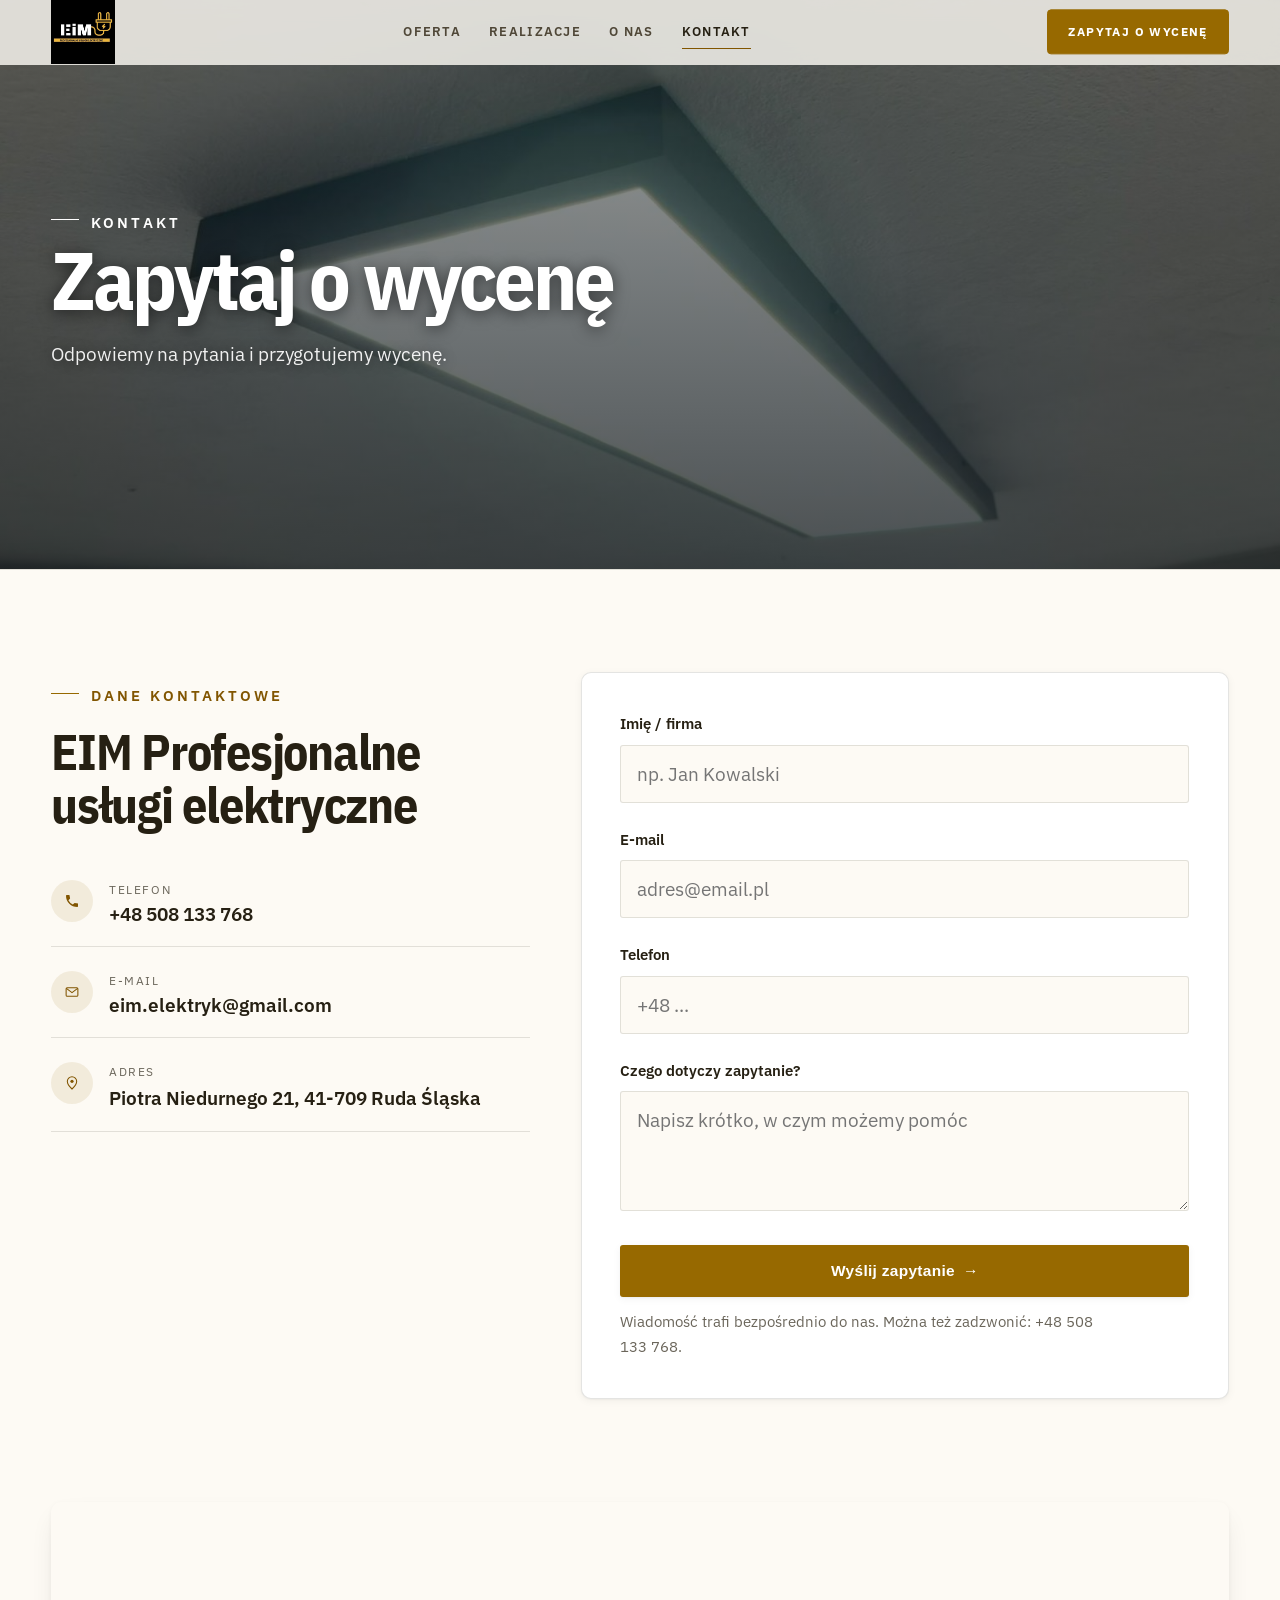
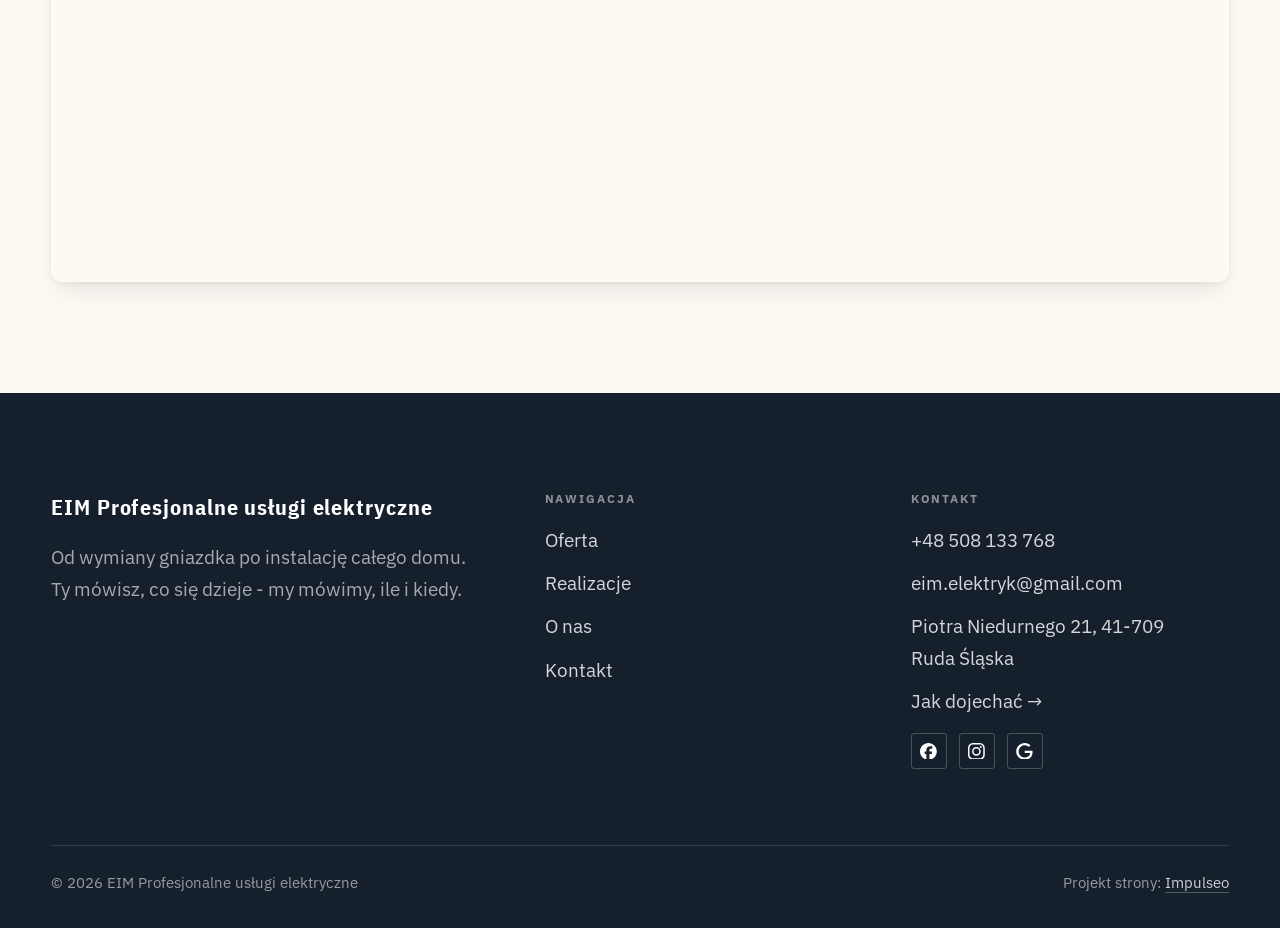
<file: kontakt.html>
<!DOCTYPE html>
<html lang="pl">
<head>
<meta charset="UTF-8">
<meta name="viewport" content="width=device-width, initial-scale=1.0">
<title>Kontakt - EIM Profesjonalne usługi elektryczne</title>
<meta name="description" content="Kontakt EIM Profesjonalne usługi elektryczne - Piotra Niedurnego 21, 41-709 Ruda Śląska">
<link rel="canonical" href="https://impulseo-pl.github.io/eim-profesjonalne-uslugi-elektryczne/kontakt.html">
<meta name="robots" content="noindex, nofollow">
<meta property="og:type" content="website">
<meta property="og:locale" content="pl_PL">
<meta property="og:site_name" content="EIM Profesjonalne usługi elektryczne">
<meta property="og:title" content="Kontakt - EIM Profesjonalne usługi elektryczne">
<meta property="og:description" content="Kontakt EIM Profesjonalne usługi elektryczne - Piotra Niedurnego 21, 41-709 Ruda Śląska">
<meta property="og:url" content="https://impulseo-pl.github.io/eim-profesjonalne-uslugi-elektryczne/kontakt.html">
<meta property="og:image" content="https://impulseo-pl.github.io/eim-profesjonalne-uslugi-elektryczne/img/og.jpg">
<meta property="og:image:width" content="1200">
<meta property="og:image:height" content="630">
<meta name="twitter:card" content="summary_large_image">
<link rel="preconnect" href="https://fonts.googleapis.com">
<link rel="preconnect" href="https://fonts.gstatic.com" crossorigin>
<link href="https://fonts.googleapis.com/css2?family=IBM+Plex+Sans+Condensed:wght@500;600;700&family=IBM+Plex+Sans:wght@400;500;600&display=swap" rel="stylesheet">
<link rel="stylesheet" href="assets/styles.css?v=4aac10fe">
</head>
<body>

<header class="nav">
  <div class="wrap nav-inner">
    <a class="brand brand-has-logo" href="index.html"><img class="brand-logo" src="img/logo.jpg" alt="EIM Profesjonalne usługi elektryczne" width="500" height="500" decoding="async"></a>
    <nav class="nav-links">
      <a href="oferta.html">Oferta</a>
      <a href="realizacje.html">Realizacje</a>
      <a href="o-nas.html">O nas</a>
      <a href="kontakt.html" class="active" aria-current="page">Kontakt</a>
      <a href="kontakt.html" class="btn btn-accent">Zapytaj o wycenę</a>
    </nav>
    <button class="nav-toggle" aria-label="Menu"><span></span><span></span><span></span></button>
  </div>
</header>

<main>
<section class="pagehead">
  <img src="img/g7.jpg" alt="EIM Profesjonalne usługi elektryczne - Zapytaj o wycenę" width="1534" height="1124" decoding="async">
  <div class="wrap">
    <span class="eyebrow">Kontakt</span>
    <h1>Zapytaj o wycenę</h1>
    <p>Odpowiemy na pytania i przygotujemy wycenę.</p>
  </div>
</section>
<section>
  <div class="wrap contact-grid">
    <div class="reveal">
      <span class="eyebrow">Dane kontaktowe</span>
      <h2 style="margin:var(--space-4) 0 var(--space-6)">EIM Profesjonalne usługi elektryczne</h2>
      <div class="info-list">
        <div class="info-row"><div class="ic"><svg class="ico-tel" width="16" height="16" viewBox="0 0 24 24" fill="none" aria-hidden="true"><path d="M6.6 10.8a15.5 15.5 0 0 0 6.6 6.6l2.2-2.2a1 1 0 0 1 1-.24 11.4 11.4 0 0 0 3.6.58 1 1 0 0 1 1 1V20a1 1 0 0 1-1 1A17 17 0 0 1 3 4a1 1 0 0 1 1-1h3.5a1 1 0 0 1 1 1c0 1.25.2 2.46.58 3.6a1 1 0 0 1-.25 1l-2.23 2.2Z" fill="currentColor"/></svg></div><div><div class="lbl">Telefon</div><a class="val" href="tel:+48508133768">+48 508 133 768</a></div></div>
        <div class="info-row"><div class="ic"><svg class="ico-mail" width="16" height="16" viewBox="0 0 24 24" fill="none" aria-hidden="true"><rect x="3.2" y="5.5" width="17.6" height="13" rx="1.6" stroke="currentColor" stroke-width="1.6"/><path d="M4 7l8 6 8-6" stroke="currentColor" stroke-width="1.6" stroke-linecap="round" stroke-linejoin="round"/></svg></div><div><div class="lbl">E-mail</div><a class="val" href="mailto:eim.elektryk@gmail.com">eim.elektryk@gmail.com</a></div></div>
        <div class="info-row"><div class="ic"><svg class="ico-pin" width="16" height="16" viewBox="0 0 24 24" fill="none" aria-hidden="true"><path d="M12 21s7-6.1 7-11.5A7 7 0 0 0 5 9.5C5 14.9 12 21 12 21Z" stroke="currentColor" stroke-width="1.6" fill="none"/><circle cx="12" cy="9.5" r="2.4" fill="currentColor"/></svg></div><div><div class="lbl">Adres</div><div class="val">Piotra Niedurnego 21, 41-709 Ruda Śląska</div></div></div>
      </div>
    </div>
    <div class="reveal">
      <form class="form" action="https://formsubmit.co/eim.elektryk@gmail.com" method="POST">
        <input type="hidden" name="_subject" value="Zapytanie ze strony EIM Profesjonalne usługi elektryczne">
        <input type="hidden" name="_captcha" value="false">
        <input type="hidden" name="_template" value="table">
        <div class="fld"><label for="name">Imię / firma</label><input id="name" name="name" type="text" placeholder="np. Jan Kowalski" required></div>
        <div class="fld"><label for="email">E-mail</label><input id="email" name="email" type="email" placeholder="adres@email.pl" required></div>
        <div class="fld"><label for="phone">Telefon</label><input id="phone" name="phone" type="tel" placeholder="+48 ..."></div>
        <div class="fld"><label for="msg">Czego dotyczy zapytanie?</label><textarea id="msg" name="message" placeholder="Napisz krótko, w czym możemy pomóc" required></textarea></div>
        <button type="submit" class="btn btn-accent" style="width:100%;justify-content:center">Wyślij zapytanie <span class="arr">→</span></button>
        <p class="note">Wiadomość trafi bezpośrednio do nas. Można też zadzwonić: +48 508 133 768.</p>
      </form>
    </div>
  </div>
</section>
<section style="padding-top:0">
  <div class="wrap reveal">
    <iframe class="map" title="EIM Profesjonalne usługi elektryczne - Ruda Śląska" src="https://maps.google.com/maps?q=50.2815459%2C18.8758392&z=15&output=embed" loading="lazy" referrerpolicy="no-referrer-when-downgrade"></iframe>
  </div>
</section>
</main>

<footer>
  <div class="wrap">
    <div class="foot-grid">
      <div class="foot-brand">
        <div class="name">EIM Profesjonalne usługi elektryczne</div>
        <p>Od wymiany gniazdka po instalację całego domu. Ty mówisz, co się dzieje - my mówimy, ile i kiedy.</p>
      </div>
      <div class="foot-col">
        <h4>Nawigacja</h4>
        <a href="oferta.html">Oferta</a>
        <a href="realizacje.html">Realizacje</a>
        <a href="o-nas.html">O nas</a>
        <a href="kontakt.html">Kontakt</a>
      </div>
      <div class="foot-col">
        <h4>Kontakt</h4>
        <a href="tel:+48508133768">+48 508 133 768</a>
        <a href="mailto:eim.elektryk@gmail.com">eim.elektryk@gmail.com</a>
        <p>Piotra Niedurnego 21, 41-709 Ruda Śląska</p>
        <a href="https://www.google.com/maps?cid=5841397486991390434" target="_blank" rel="noopener">Jak dojechać →</a>
      <div class="foot-soc">
        <a class="soc" href="https://www.facebook.com/p/EIM-Profesjonalne-us%C5%82ugi-elektryczne-61555742956690/" target="_blank" rel="noopener" aria-label="Facebook - EIM Profesjonalne usługi elektryczne"><svg viewBox="0 0 24 24" aria-hidden="true" focusable="false"><path d="M9.101 23.691v-7.98H6.627v-3.667h2.474v-1.58c0-4.085 1.848-5.978 5.858-5.978.401 0 .955.042 1.468.103a8.68 8.68 0 0 1 1.141.195v3.325a8.623 8.623 0 0 0-.653-.036 26.805 26.805 0 0 0-.733-.009c-.707 0-1.259.096-1.675.309a1.686 1.686 0 0 0-.679.622c-.258.42-.374.995-.374 1.752v1.297h3.919l-.386 2.103-.287 1.564h-3.246v8.245C19.396 23.238 24 18.179 24 12.044c0-6.627-5.373-12-12-12s-12 5.373-12 12c0 5.628 3.874 10.35 9.101 11.647Z" fill="currentColor"/></svg></a>
        <a class="soc" href="https://www.instagram.com/eim_elektryk_mroz/" target="_blank" rel="noopener" aria-label="Instagram - EIM Profesjonalne usługi elektryczne"><svg viewBox="0 0 24 24" aria-hidden="true" focusable="false"><path d="M7.0301.084c-1.2768.0602-2.1487.264-2.911.5634-.7888.3075-1.4575.72-2.1228 1.3877-.6652.6677-1.075 1.3368-1.3802 2.127-.2954.7638-.4956 1.6365-.552 2.914-.0564 1.2775-.0689 1.6882-.0626 4.947.0062 3.2586.0206 3.6671.0825 4.9473.061 1.2765.264 2.1482.5635 2.9107.308.7889.72 1.4573 1.388 2.1228.6679.6655 1.3365 1.0743 2.1285 1.38.7632.295 1.6361.4961 2.9134.552 1.2773.056 1.6884.069 4.9462.0627 3.2578-.0062 3.668-.0207 4.9478-.0814 1.28-.0607 2.147-.2652 2.9098-.5633.7889-.3086 1.4578-.72 2.1228-1.3881.665-.6682 1.0745-1.3378 1.3795-2.1284.2957-.7632.4966-1.636.552-2.9124.056-1.2809.0692-1.6898.063-4.948-.0063-3.2583-.021-3.6668-.0817-4.9465-.0607-1.2797-.264-2.1487-.5633-2.9117-.3084-.7889-.72-1.4568-1.3876-2.1228C21.2982 1.33 20.628.9208 19.8378.6165 19.074.321 18.2017.1197 16.9244.0645 15.6471.0093 15.236-.005 11.977.0014 8.718.0076 8.31.0215 7.0301.0839m.1402 21.6932c-1.17-.0509-1.8053-.2453-2.2287-.408-.5606-.216-.96-.4771-1.3819-.895-.422-.4178-.6811-.8186-.9-1.378-.1644-.4234-.3624-1.058-.4171-2.228-.0595-1.2645-.072-1.6442-.079-4.848-.007-3.2037.0053-3.583.0607-4.848.05-1.169.2456-1.805.408-2.2282.216-.5613.4762-.96.895-1.3816.4188-.4217.8184-.6814 1.3783-.9003.423-.1651 1.0575-.3614 2.227-.4171 1.2655-.06 1.6447-.072 4.848-.079 3.2033-.007 3.5835.005 4.8495.0608 1.169.0508 1.8053.2445 2.228.408.5608.216.96.4754 1.3816.895.4217.4194.6816.8176.9005 1.3787.1653.4217.3617 1.056.4169 2.2263.0602 1.2655.0739 1.645.0796 4.848.0058 3.203-.0055 3.5834-.061 4.848-.051 1.17-.245 1.8055-.408 2.2294-.216.5604-.4763.96-.8954 1.3814-.419.4215-.8181.6811-1.3783.9-.4224.1649-1.0577.3617-2.2262.4174-1.2656.0595-1.6448.072-4.8493.079-3.2045.007-3.5825-.006-4.848-.0608M16.953 5.5864A1.44 1.44 0 1 0 18.39 4.144a1.44 1.44 0 0 0-1.437 1.4424M5.8385 12.012c.0067 3.4032 2.7706 6.1557 6.173 6.1493 3.4026-.0065 6.157-2.7701 6.1506-6.1733-.0065-3.4032-2.771-6.1565-6.174-6.1498-3.403.0067-6.156 2.771-6.1496 6.1738M8 12.0077a4 4 0 1 1 4.008 3.9921A3.9996 3.9996 0 0 1 8 12.0077" fill="currentColor"/></svg></a>
        <a class="soc" href="https://www.google.com/maps?cid=5841397486991390434" target="_blank" rel="noopener" aria-label="Google - EIM Profesjonalne usługi elektryczne"><svg viewBox="0 0 24 24" aria-hidden="true" focusable="false"><path d="M12.48 10.92v3.28h7.84c-.24 1.84-.853 3.187-1.787 4.133-1.147 1.147-2.933 2.4-6.053 2.4-4.827 0-8.6-3.893-8.6-8.72s3.773-8.72 8.6-8.72c2.6 0 4.507 1.027 5.907 2.347l2.307-2.307C18.747 1.44 16.133 0 12.48 0 5.867 0 .307 5.387.307 12s5.56 12 12.173 12c3.573 0 6.267-1.173 8.373-3.36 2.16-2.16 2.84-5.213 2.84-7.667 0-.76-.053-1.467-.173-2.053H12.48z" fill="currentColor"/></svg></a>
      </div>
      </div>
    </div>
    <div class="foot-bot">
      <span>© 2026 EIM Profesjonalne usługi elektryczne</span>
      <span>Projekt strony: <a class="foot-credit" href="https://impulseo.pl" target="_blank" rel="noopener">Impulseo</a></span>
    </div>
  </div>
</footer>
<div class="sticky-reserve"><a class="sr-book" href="kontakt.html">Zapytaj o wycenę</a><a class="sr-call" href="tel:+48508133768" aria-label="Zadzwoń"><svg class="ico-tel" width="16" height="16" viewBox="0 0 24 24" fill="none" aria-hidden="true"><path d="M6.6 10.8a15.5 15.5 0 0 0 6.6 6.6l2.2-2.2a1 1 0 0 1 1-.24 11.4 11.4 0 0 0 3.6.58 1 1 0 0 1 1 1V20a1 1 0 0 1-1 1A17 17 0 0 1 3 4a1 1 0 0 1 1-1h3.5a1 1 0 0 1 1 1c0 1.25.2 2.46.58 3.6a1 1 0 0 1-.25 1l-2.23 2.2Z" fill="currentColor"/></svg></a></div>
<div class="demo-wazne" data-do="2026-10-19" data-cykl="3" hidden><svg class="dw-ico" width="13" height="13" viewBox="0 0 24 24" fill="none" aria-hidden="true"><circle cx="12" cy="12" r="8.6" stroke="currentColor" stroke-width="1.8"/><path d="M12 7.2V12l3.3 2" stroke="currentColor" stroke-width="1.8" stroke-linecap="round"/></svg><span class="dw-txt"></span></div>

<script src="assets/main.js"></script>
</body>
</html>
</file>
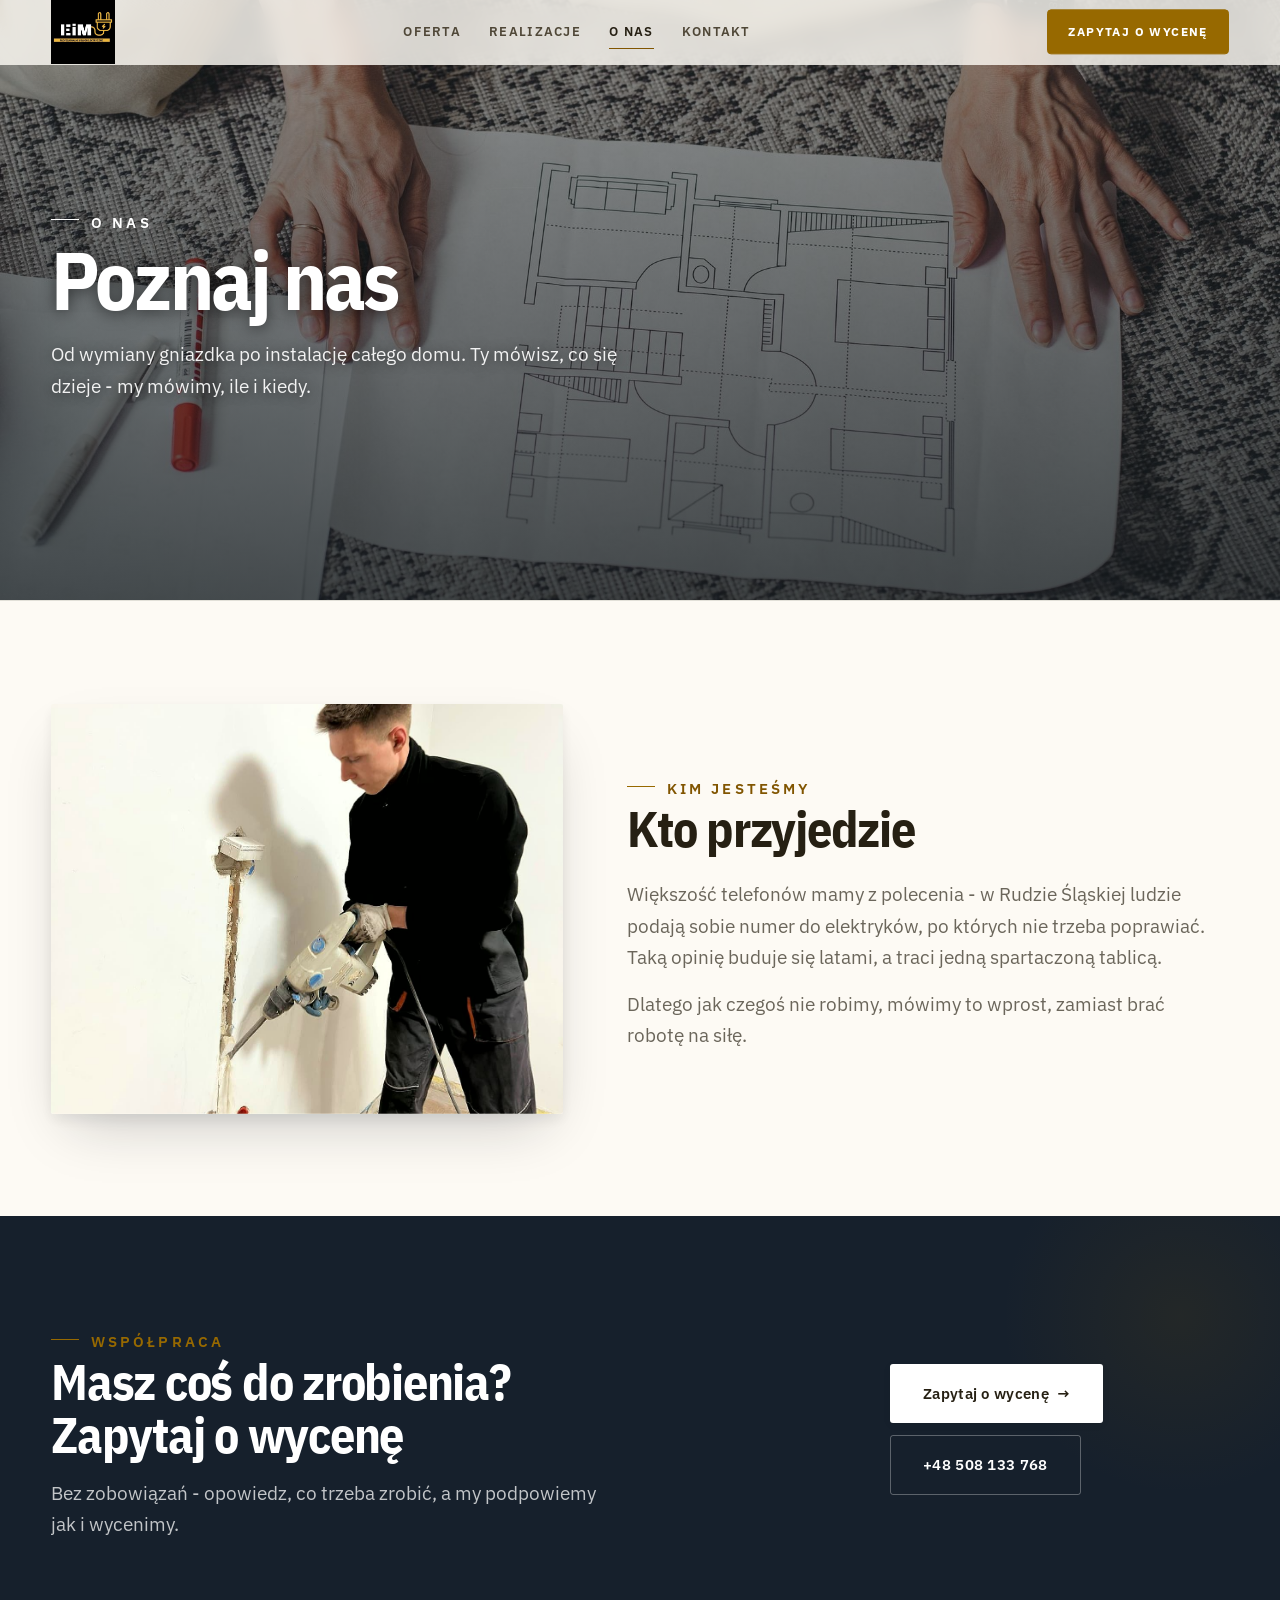
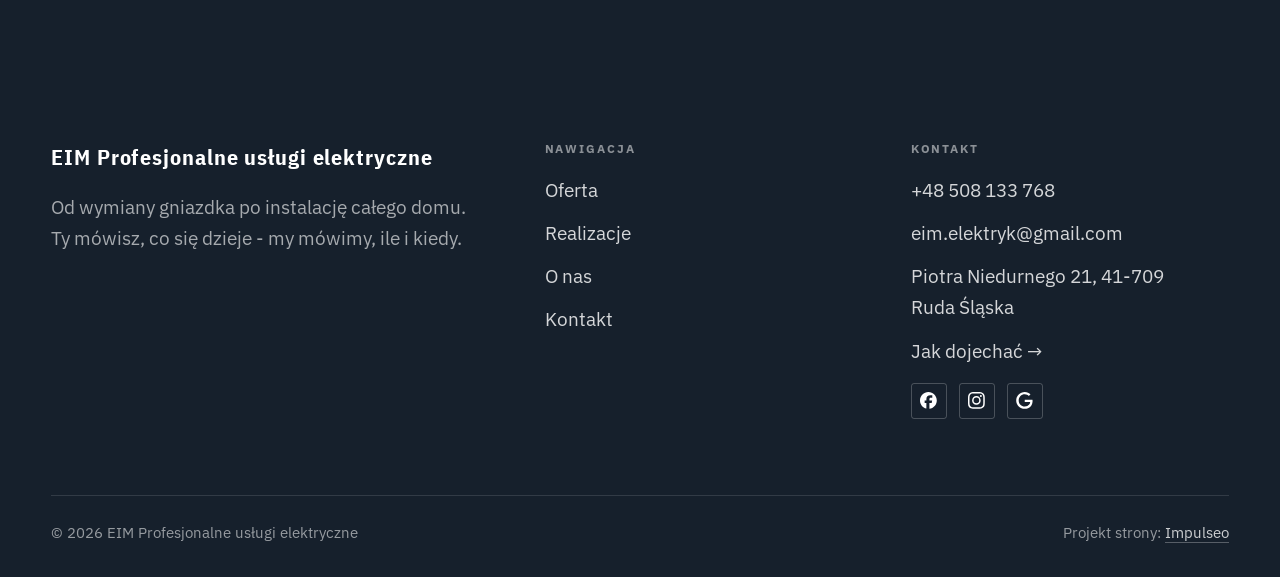
<file: o-nas.html>
<!DOCTYPE html>
<html lang="pl">
<head>
<meta charset="UTF-8">
<meta name="viewport" content="width=device-width, initial-scale=1.0">
<title>O nas - EIM Profesjonalne usługi elektryczne</title>
<meta name="description" content="Elektryk w Rudzie Śląskiej z dojazdem. Awarie, instalacje, rozdzielnice, oświetlenie, pomiary z protokołem. Cenę znasz przed robotą. Zadzwoń: +48 508 133 768.">
<link rel="canonical" href="https://impulseo-pl.github.io/eim-profesjonalne-uslugi-elektryczne/o-nas.html">
<meta name="robots" content="noindex, nofollow">
<meta property="og:type" content="website">
<meta property="og:locale" content="pl_PL">
<meta property="og:site_name" content="EIM Profesjonalne usługi elektryczne">
<meta property="og:title" content="O nas - EIM Profesjonalne usługi elektryczne">
<meta property="og:description" content="Elektryk w Rudzie Śląskiej z dojazdem. Awarie, instalacje, rozdzielnice, oświetlenie, pomiary z protokołem. Cenę znasz przed robotą. Zadzwoń: +48 508 133 768.">
<meta property="og:url" content="https://impulseo-pl.github.io/eim-profesjonalne-uslugi-elektryczne/o-nas.html">
<meta property="og:image" content="https://impulseo-pl.github.io/eim-profesjonalne-uslugi-elektryczne/img/og.jpg">
<meta property="og:image:width" content="1200">
<meta property="og:image:height" content="630">
<meta name="twitter:card" content="summary_large_image">
<link rel="preconnect" href="https://fonts.googleapis.com">
<link rel="preconnect" href="https://fonts.gstatic.com" crossorigin>
<link href="https://fonts.googleapis.com/css2?family=IBM+Plex+Sans+Condensed:wght@500;600;700&family=IBM+Plex+Sans:wght@400;500;600&display=swap" rel="stylesheet">
<link rel="stylesheet" href="assets/styles.css?v=4aac10fe">
</head>
<body>

<header class="nav">
  <div class="wrap nav-inner">
    <a class="brand brand-has-logo" href="index.html"><img class="brand-logo" src="img/logo.jpg" alt="EIM Profesjonalne usługi elektryczne" width="500" height="500" decoding="async"></a>
    <nav class="nav-links">
      <a href="oferta.html">Oferta</a>
      <a href="realizacje.html">Realizacje</a>
      <a href="o-nas.html" class="active" aria-current="page">O nas</a>
      <a href="kontakt.html">Kontakt</a>
      <a href="kontakt.html" class="btn btn-accent">Zapytaj o wycenę</a>
    </nav>
    <button class="nav-toggle" aria-label="Menu"><span></span><span></span><span></span></button>
  </div>
</header>

<main>
<section class="pagehead">
  <img src="img/g10.jpg" alt="EIM Profesjonalne usługi elektryczne - Poznaj nas" width="1880" height="1253" decoding="async">
  <div class="wrap">
    <span class="eyebrow">O nas</span>
    <h1>Poznaj nas</h1>
    <p>Od wymiany gniazdka po instalację całego domu. Ty mówisz, co się dzieje - my mówimy, ile i kiedy.</p>
  </div>
</section>
<section>
  <div class="wrap split">
    <div class="split-art reveal"><img src="img/about.jpg" alt="EIM Profesjonalne usługi elektryczne - przy pracy" loading="lazy" width="1195" height="1195" decoding="async"></div>
    <div class="split-copy reveal">
      <span class="eyebrow">Kim jesteśmy</span>
      <h2>Kto przyjedzie</h2>
      <p class="muted">Większość telefonów mamy z polecenia - w Rudzie Śląskiej ludzie podają sobie numer do elektryków, po których nie trzeba poprawiać. Taką opinię buduje się latami, a traci jedną spartaczoną tablicą.</p>
      <p class="muted">Dlatego jak czegoś nie robimy, mówimy to wprost, zamiast brać robotę na siłę.</p>
    </div>
  </div>
</section>


<section class="cta">
  <div class="wrap">
    <div class="reveal">
      <span class="eyebrow">Współpraca</span>
      <h2>Masz coś do zrobienia? Zapytaj o wycenę</h2>
      <p>Bez zobowiązań - opowiedz, co trzeba zrobić, a my podpowiemy jak i wycenimy.</p>
    </div>
    <div class="cta-actions reveal">
      <a href="kontakt.html" class="btn btn-light">Zapytaj o wycenę <span class="arr">→</span></a>
      <a href="tel:+48508133768" class="btn btn-ghost btn-ghost-cta">+48 508 133 768</a>
    </div>
  </div>
</section>
</main>

<footer>
  <div class="wrap">
    <div class="foot-grid">
      <div class="foot-brand">
        <div class="name">EIM Profesjonalne usługi elektryczne</div>
        <p>Od wymiany gniazdka po instalację całego domu. Ty mówisz, co się dzieje - my mówimy, ile i kiedy.</p>
      </div>
      <div class="foot-col">
        <h4>Nawigacja</h4>
        <a href="oferta.html">Oferta</a>
        <a href="realizacje.html">Realizacje</a>
        <a href="o-nas.html">O nas</a>
        <a href="kontakt.html">Kontakt</a>
      </div>
      <div class="foot-col">
        <h4>Kontakt</h4>
        <a href="tel:+48508133768">+48 508 133 768</a>
        <a href="mailto:eim.elektryk@gmail.com">eim.elektryk@gmail.com</a>
        <p>Piotra Niedurnego 21, 41-709 Ruda Śląska</p>
        <a href="https://www.google.com/maps?cid=5841397486991390434" target="_blank" rel="noopener">Jak dojechać →</a>
      <div class="foot-soc">
        <a class="soc" href="https://www.facebook.com/p/EIM-Profesjonalne-us%C5%82ugi-elektryczne-61555742956690/" target="_blank" rel="noopener" aria-label="Facebook - EIM Profesjonalne usługi elektryczne"><svg viewBox="0 0 24 24" aria-hidden="true" focusable="false"><path d="M9.101 23.691v-7.98H6.627v-3.667h2.474v-1.58c0-4.085 1.848-5.978 5.858-5.978.401 0 .955.042 1.468.103a8.68 8.68 0 0 1 1.141.195v3.325a8.623 8.623 0 0 0-.653-.036 26.805 26.805 0 0 0-.733-.009c-.707 0-1.259.096-1.675.309a1.686 1.686 0 0 0-.679.622c-.258.42-.374.995-.374 1.752v1.297h3.919l-.386 2.103-.287 1.564h-3.246v8.245C19.396 23.238 24 18.179 24 12.044c0-6.627-5.373-12-12-12s-12 5.373-12 12c0 5.628 3.874 10.35 9.101 11.647Z" fill="currentColor"/></svg></a>
        <a class="soc" href="https://www.instagram.com/eim_elektryk_mroz/" target="_blank" rel="noopener" aria-label="Instagram - EIM Profesjonalne usługi elektryczne"><svg viewBox="0 0 24 24" aria-hidden="true" focusable="false"><path d="M7.0301.084c-1.2768.0602-2.1487.264-2.911.5634-.7888.3075-1.4575.72-2.1228 1.3877-.6652.6677-1.075 1.3368-1.3802 2.127-.2954.7638-.4956 1.6365-.552 2.914-.0564 1.2775-.0689 1.6882-.0626 4.947.0062 3.2586.0206 3.6671.0825 4.9473.061 1.2765.264 2.1482.5635 2.9107.308.7889.72 1.4573 1.388 2.1228.6679.6655 1.3365 1.0743 2.1285 1.38.7632.295 1.6361.4961 2.9134.552 1.2773.056 1.6884.069 4.9462.0627 3.2578-.0062 3.668-.0207 4.9478-.0814 1.28-.0607 2.147-.2652 2.9098-.5633.7889-.3086 1.4578-.72 2.1228-1.3881.665-.6682 1.0745-1.3378 1.3795-2.1284.2957-.7632.4966-1.636.552-2.9124.056-1.2809.0692-1.6898.063-4.948-.0063-3.2583-.021-3.6668-.0817-4.9465-.0607-1.2797-.264-2.1487-.5633-2.9117-.3084-.7889-.72-1.4568-1.3876-2.1228C21.2982 1.33 20.628.9208 19.8378.6165 19.074.321 18.2017.1197 16.9244.0645 15.6471.0093 15.236-.005 11.977.0014 8.718.0076 8.31.0215 7.0301.0839m.1402 21.6932c-1.17-.0509-1.8053-.2453-2.2287-.408-.5606-.216-.96-.4771-1.3819-.895-.422-.4178-.6811-.8186-.9-1.378-.1644-.4234-.3624-1.058-.4171-2.228-.0595-1.2645-.072-1.6442-.079-4.848-.007-3.2037.0053-3.583.0607-4.848.05-1.169.2456-1.805.408-2.2282.216-.5613.4762-.96.895-1.3816.4188-.4217.8184-.6814 1.3783-.9003.423-.1651 1.0575-.3614 2.227-.4171 1.2655-.06 1.6447-.072 4.848-.079 3.2033-.007 3.5835.005 4.8495.0608 1.169.0508 1.8053.2445 2.228.408.5608.216.96.4754 1.3816.895.4217.4194.6816.8176.9005 1.3787.1653.4217.3617 1.056.4169 2.2263.0602 1.2655.0739 1.645.0796 4.848.0058 3.203-.0055 3.5834-.061 4.848-.051 1.17-.245 1.8055-.408 2.2294-.216.5604-.4763.96-.8954 1.3814-.419.4215-.8181.6811-1.3783.9-.4224.1649-1.0577.3617-2.2262.4174-1.2656.0595-1.6448.072-4.8493.079-3.2045.007-3.5825-.006-4.848-.0608M16.953 5.5864A1.44 1.44 0 1 0 18.39 4.144a1.44 1.44 0 0 0-1.437 1.4424M5.8385 12.012c.0067 3.4032 2.7706 6.1557 6.173 6.1493 3.4026-.0065 6.157-2.7701 6.1506-6.1733-.0065-3.4032-2.771-6.1565-6.174-6.1498-3.403.0067-6.156 2.771-6.1496 6.1738M8 12.0077a4 4 0 1 1 4.008 3.9921A3.9996 3.9996 0 0 1 8 12.0077" fill="currentColor"/></svg></a>
        <a class="soc" href="https://www.google.com/maps?cid=5841397486991390434" target="_blank" rel="noopener" aria-label="Google - EIM Profesjonalne usługi elektryczne"><svg viewBox="0 0 24 24" aria-hidden="true" focusable="false"><path d="M12.48 10.92v3.28h7.84c-.24 1.84-.853 3.187-1.787 4.133-1.147 1.147-2.933 2.4-6.053 2.4-4.827 0-8.6-3.893-8.6-8.72s3.773-8.72 8.6-8.72c2.6 0 4.507 1.027 5.907 2.347l2.307-2.307C18.747 1.44 16.133 0 12.48 0 5.867 0 .307 5.387.307 12s5.56 12 12.173 12c3.573 0 6.267-1.173 8.373-3.36 2.16-2.16 2.84-5.213 2.84-7.667 0-.76-.053-1.467-.173-2.053H12.48z" fill="currentColor"/></svg></a>
      </div>
      </div>
    </div>
    <div class="foot-bot">
      <span>© 2026 EIM Profesjonalne usługi elektryczne</span>
      <span>Projekt strony: <a class="foot-credit" href="https://impulseo.pl" target="_blank" rel="noopener">Impulseo</a></span>
    </div>
  </div>
</footer>
<div class="sticky-reserve"><a class="sr-book" href="kontakt.html">Zapytaj o wycenę</a><a class="sr-call" href="tel:+48508133768" aria-label="Zadzwoń"><svg class="ico-tel" width="16" height="16" viewBox="0 0 24 24" fill="none" aria-hidden="true"><path d="M6.6 10.8a15.5 15.5 0 0 0 6.6 6.6l2.2-2.2a1 1 0 0 1 1-.24 11.4 11.4 0 0 0 3.6.58 1 1 0 0 1 1 1V20a1 1 0 0 1-1 1A17 17 0 0 1 3 4a1 1 0 0 1 1-1h3.5a1 1 0 0 1 1 1c0 1.25.2 2.46.58 3.6a1 1 0 0 1-.25 1l-2.23 2.2Z" fill="currentColor"/></svg></a></div>
<div class="demo-wazne" data-do="2026-10-19" data-cykl="3" hidden><svg class="dw-ico" width="13" height="13" viewBox="0 0 24 24" fill="none" aria-hidden="true"><circle cx="12" cy="12" r="8.6" stroke="currentColor" stroke-width="1.8"/><path d="M12 7.2V12l3.3 2" stroke="currentColor" stroke-width="1.8" stroke-linecap="round"/></svg><span class="dw-txt"></span></div>

<script src="assets/main.js"></script>
</body>
</html>
</file>
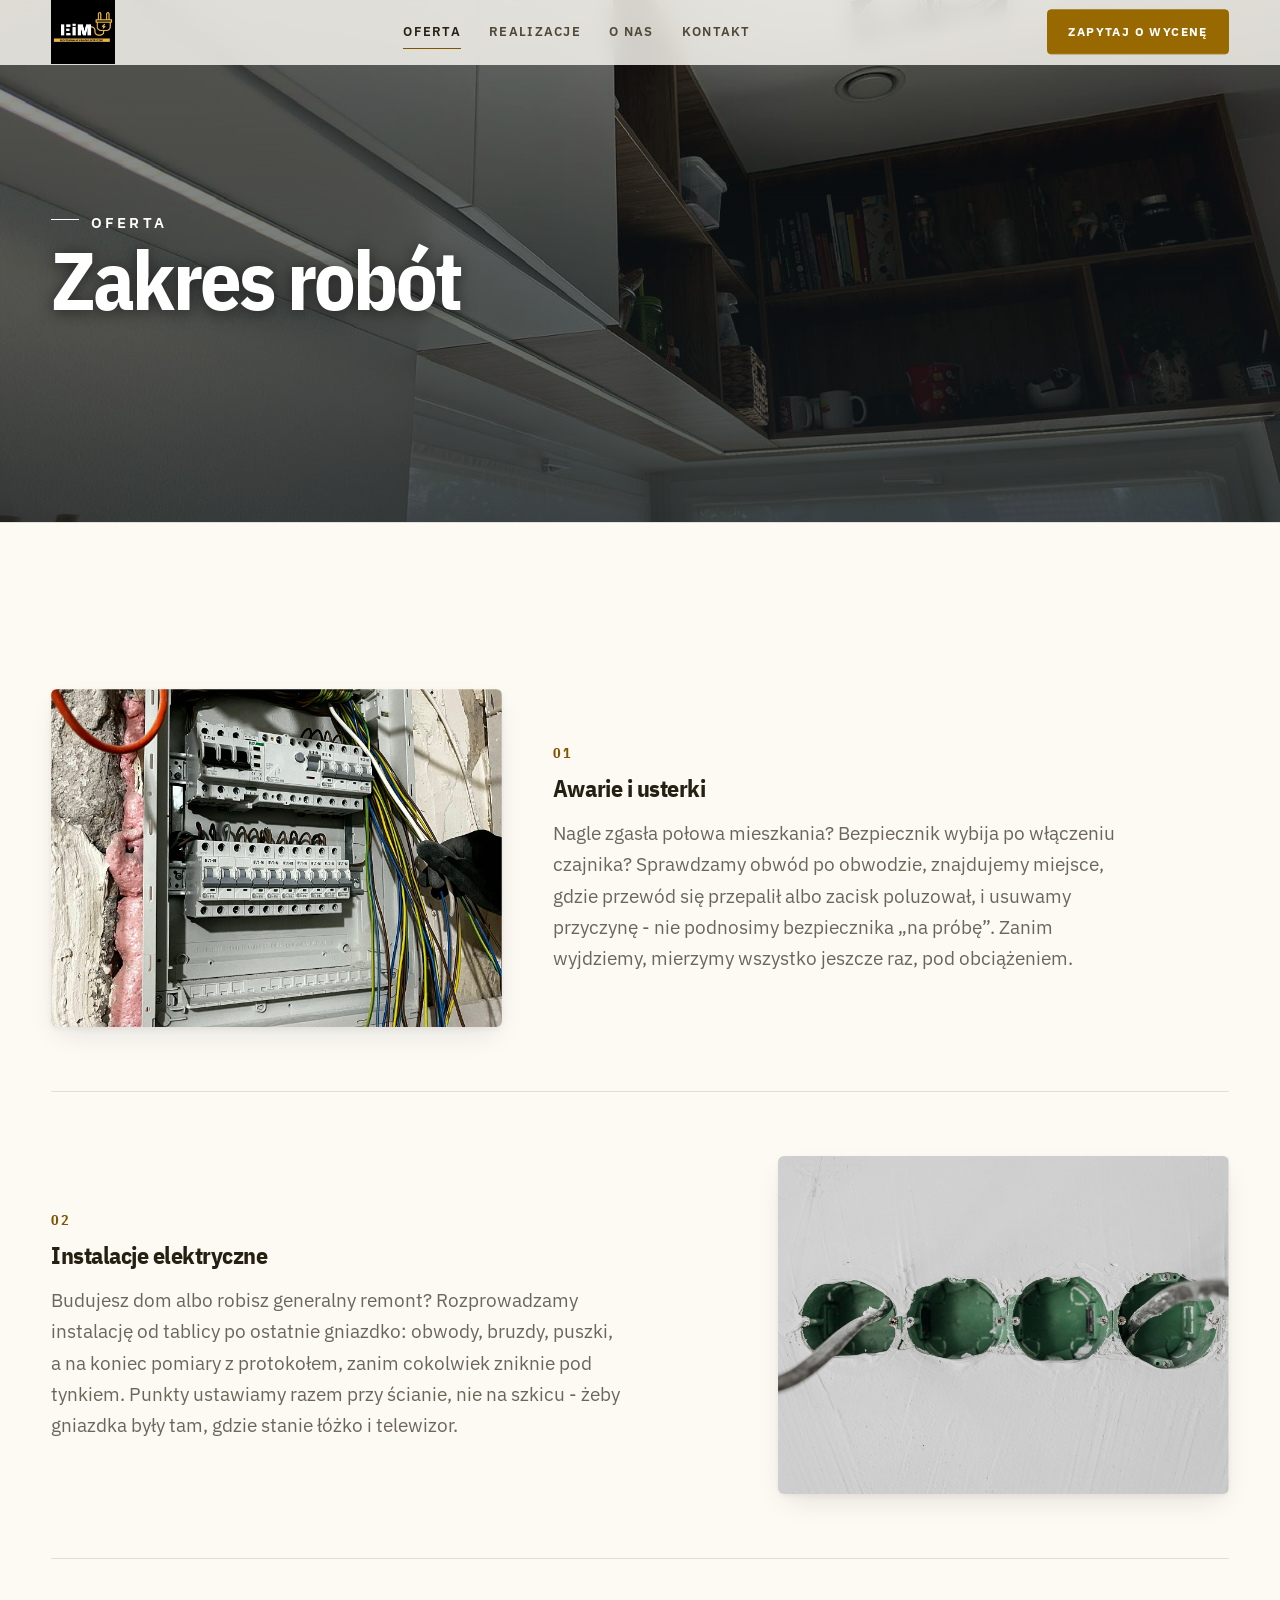
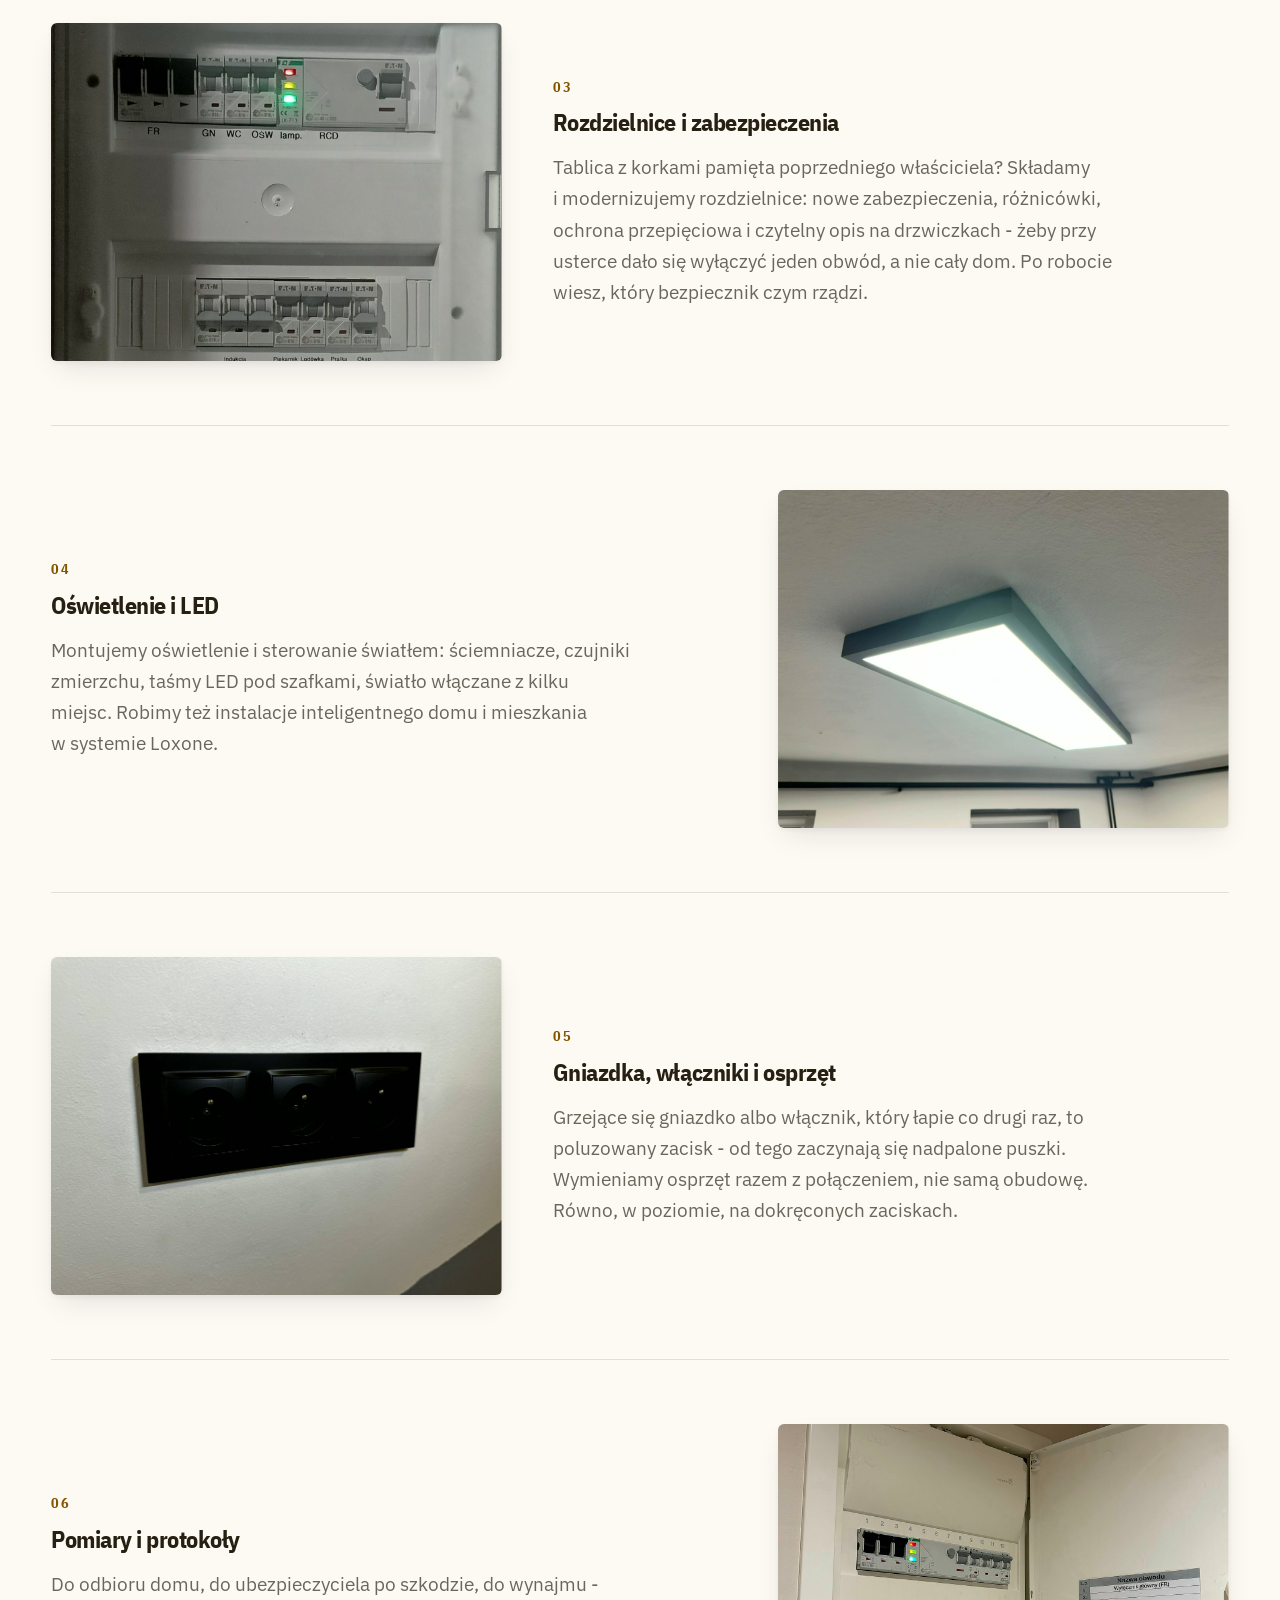
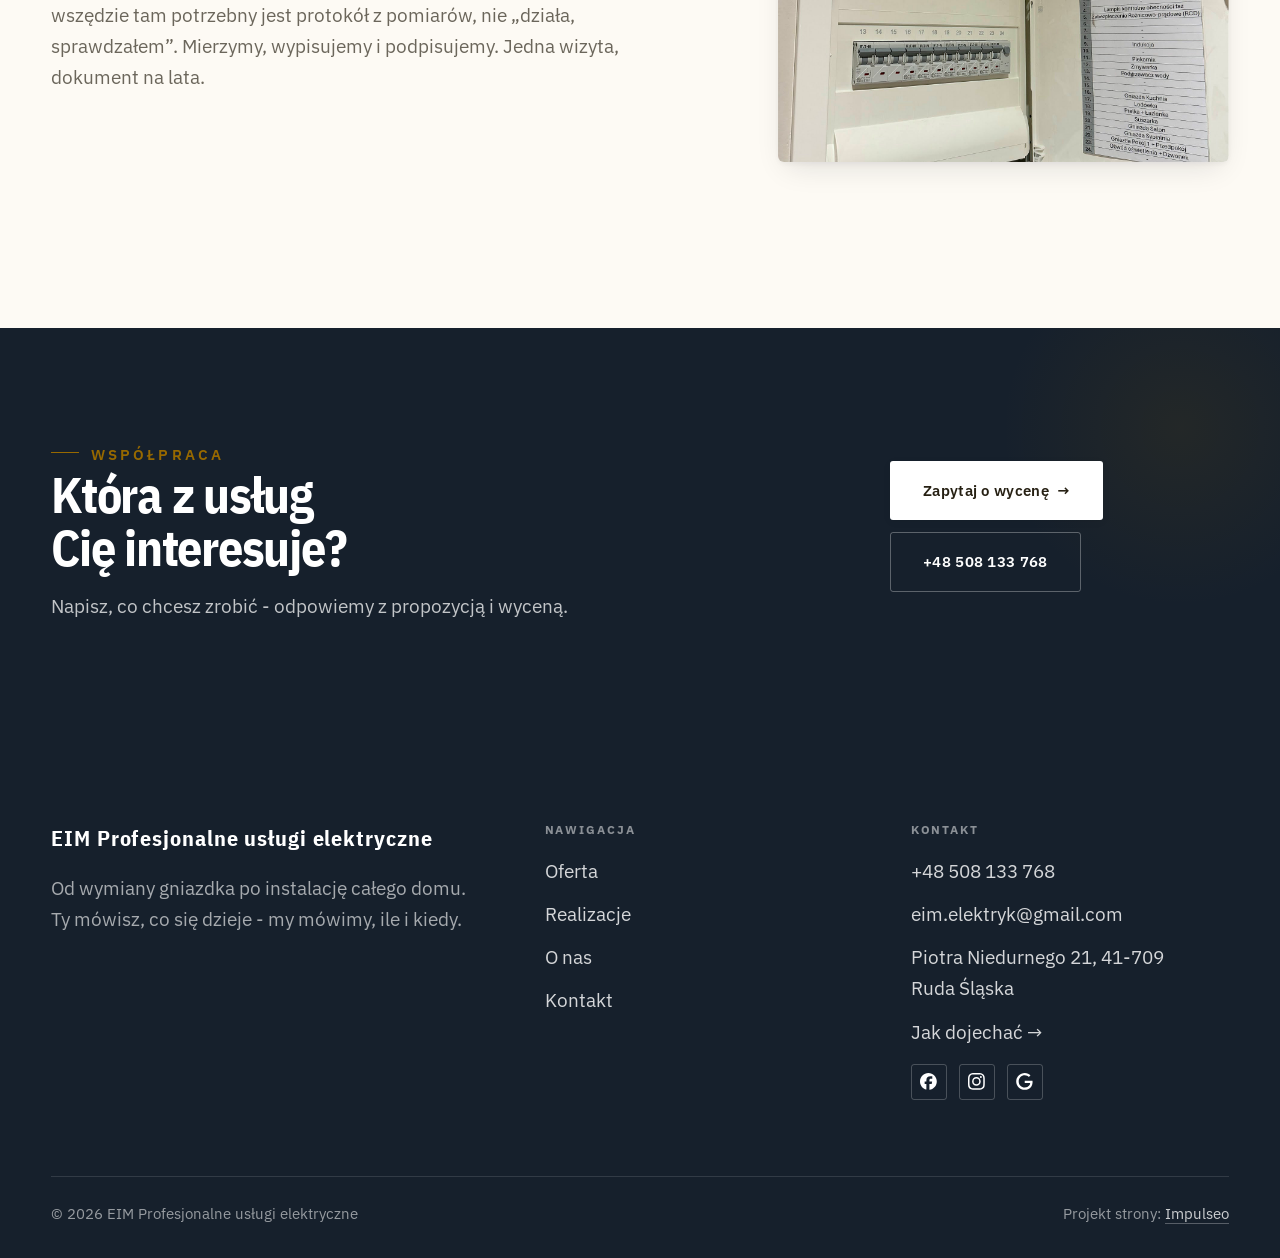
<file: oferta.html>
<!DOCTYPE html>
<html lang="pl">
<head>
<meta charset="UTF-8">
<meta name="viewport" content="width=device-width, initial-scale=1.0">
<title>Oferta - EIM Profesjonalne usługi elektryczne</title>
<meta name="description" content="Elektryk w Rudzie Śląskiej z dojazdem. Awarie, instalacje, rozdzielnice, oświetlenie, pomiary z protokołem. Cenę znasz przed robotą. Zadzwoń: +48 508 133 768.">
<link rel="canonical" href="https://impulseo-pl.github.io/eim-profesjonalne-uslugi-elektryczne/oferta.html">
<meta name="robots" content="noindex, nofollow">
<meta property="og:type" content="website">
<meta property="og:locale" content="pl_PL">
<meta property="og:site_name" content="EIM Profesjonalne usługi elektryczne">
<meta property="og:title" content="Oferta - EIM Profesjonalne usługi elektryczne">
<meta property="og:description" content="Elektryk w Rudzie Śląskiej z dojazdem. Awarie, instalacje, rozdzielnice, oświetlenie, pomiary z protokołem. Cenę znasz przed robotą. Zadzwoń: +48 508 133 768.">
<meta property="og:url" content="https://impulseo-pl.github.io/eim-profesjonalne-uslugi-elektryczne/oferta.html">
<meta property="og:image" content="https://impulseo-pl.github.io/eim-profesjonalne-uslugi-elektryczne/img/og.jpg">
<meta property="og:image:width" content="1200">
<meta property="og:image:height" content="630">
<meta name="twitter:card" content="summary_large_image">
<link rel="preconnect" href="https://fonts.googleapis.com">
<link rel="preconnect" href="https://fonts.gstatic.com" crossorigin>
<link href="https://fonts.googleapis.com/css2?family=IBM+Plex+Sans+Condensed:wght@500;600;700&family=IBM+Plex+Sans:wght@400;500;600&display=swap" rel="stylesheet">
<link rel="stylesheet" href="assets/styles.css?v=4aac10fe">
</head>
<body>

<header class="nav">
  <div class="wrap nav-inner">
    <a class="brand brand-has-logo" href="index.html"><img class="brand-logo" src="img/logo.jpg" alt="EIM Profesjonalne usługi elektryczne" width="500" height="500" decoding="async"></a>
    <nav class="nav-links">
      <a href="oferta.html" class="active" aria-current="page">Oferta</a>
      <a href="realizacje.html">Realizacje</a>
      <a href="o-nas.html">O nas</a>
      <a href="kontakt.html">Kontakt</a>
      <a href="kontakt.html" class="btn btn-accent">Zapytaj o wycenę</a>
    </nav>
    <button class="nav-toggle" aria-label="Menu"><span></span><span></span><span></span></button>
  </div>
</header>

<main>
<section class="pagehead">
  <img src="img/g2.jpg" alt="EIM Profesjonalne usługi elektryczne - Zakres robót" width="1600" height="1197" decoding="async">
  <div class="wrap">
    <span class="eyebrow">Oferta</span>
    <h1>Zakres robót</h1>
  </div>
</section>
<section>
  <div class="wrap">
    <div class="svc-row reveal">
      <div class="svc-row-art"><img src="img/g14.jpg" alt="Awarie i usterki" loading="lazy" width="1500" height="2000" decoding="async"></div>
      <div>
        <span class="num">01</span>
        <h3>Awarie i usterki</h3>
        <p class="muted">Nagle zgasła połowa mieszkania? Bezpiecznik wybija po włączeniu czajnika? Sprawdzamy obwód po obwodzie, znajdujemy miejsce, gdzie przewód się przepalił albo zacisk poluzował, i usuwamy przyczynę - nie podnosimy bezpiecznika „na próbę”. Zanim wyjdziemy, mierzymy wszystko jeszcze raz, pod obciążeniem.</p>
      </div>
    </div>
    <div class="svc-row rev reveal">
      <div class="svc-row-art"><img src="img/g1.jpg" alt="Instalacje elektryczne" loading="lazy" width="1880" height="1255" decoding="async"></div>
      <div>
        <span class="num">02</span>
        <h3>Instalacje elektryczne</h3>
        <p class="muted">Budujesz dom albo robisz generalny remont? Rozprowadzamy instalację od tablicy po ostatnie gniazdko: obwody, bruzdy, puszki, a na koniec pomiary z protokołem, zanim cokolwiek zniknie pod tynkiem. Punkty ustawiamy razem przy ścianie, nie na szkicu - żeby gniazdka były tam, gdzie stanie łóżko i telewizor.</p>
      </div>
    </div>
    <div class="svc-row reveal">
      <div class="svc-row-art"><img src="img/g8.jpg" alt="Rozdzielnice i zabezpieczenia" loading="lazy" width="1340" height="1714" decoding="async"></div>
      <div>
        <span class="num">03</span>
        <h3>Rozdzielnice i zabezpieczenia</h3>
        <p class="muted">Tablica z korkami pamięta poprzedniego właściciela? Składamy i modernizujemy rozdzielnice: nowe zabezpieczenia, różnicówki, ochrona przepięciowa i czytelny opis na drzwiczkach - żeby przy usterce dało się wyłączyć jeden obwód, a nie cały dom. Po robocie wiesz, który bezpiecznik czym rządzi.</p>
      </div>
    </div>
    <div class="svc-row rev reveal">
      <div class="svc-row-art"><img src="img/g7.jpg" alt="Oświetlenie i LED" loading="lazy" width="1534" height="1124" decoding="async"></div>
      <div>
        <span class="num">04</span>
        <h3>Oświetlenie i LED</h3>
        <p class="muted">Montujemy oświetlenie i sterowanie światłem: ściemniacze, czujniki zmierzchu, taśmy LED pod szafkami, światło włączane z kilku miejsc. Robimy też instalacje inteligentnego domu i mieszkania w systemie Loxone.</p>
      </div>
    </div>
    <div class="svc-row reveal">
      <div class="svc-row-art"><img src="img/g5.jpg" alt="Gniazdka, włączniki i osprzęt" loading="lazy" width="1996" height="1486" decoding="async"></div>
      <div>
        <span class="num">05</span>
        <h3>Gniazdka, włączniki i osprzęt</h3>
        <p class="muted">Grzejące się gniazdko albo włącznik, który łapie co drugi raz, to poluzowany zacisk - od tego zaczynają się nadpalone puszki. Wymieniamy osprzęt razem z połączeniem, nie samą obudowę. Równo, w poziomie, na dokręconych zaciskach.</p>
      </div>
    </div>
    <div class="svc-row rev reveal">
      <div class="svc-row-art"><img src="img/g12.jpg" alt="Pomiary i protokoły" loading="lazy" width="1500" height="2000" decoding="async"></div>
      <div>
        <span class="num">06</span>
        <h3>Pomiary i protokoły</h3>
        <p class="muted">Do odbioru domu, do ubezpieczyciela po szkodzie, do wynajmu - wszędzie tam potrzebny jest protokół z pomiarów, nie „działa, sprawdzałem”. Mierzymy, wypisujemy i podpisujemy. Jedna wizyta, dokument na lata.</p>
      </div>
    </div>
  </div>
</section>

<section class="cta">
  <div class="wrap">
    <div class="reveal">
      <span class="eyebrow">Współpraca</span>
      <h2>Która z usług Cię interesuje?</h2>
      <p>Napisz, co chcesz zrobić - odpowiemy z propozycją i wyceną.</p>
    </div>
    <div class="cta-actions reveal">
      <a href="kontakt.html" class="btn btn-light">Zapytaj o wycenę <span class="arr">→</span></a>
      <a href="tel:+48508133768" class="btn btn-ghost btn-ghost-cta">+48 508 133 768</a>
    </div>
  </div>
</section>
</main>

<footer>
  <div class="wrap">
    <div class="foot-grid">
      <div class="foot-brand">
        <div class="name">EIM Profesjonalne usługi elektryczne</div>
        <p>Od wymiany gniazdka po instalację całego domu. Ty mówisz, co się dzieje - my mówimy, ile i kiedy.</p>
      </div>
      <div class="foot-col">
        <h4>Nawigacja</h4>
        <a href="oferta.html">Oferta</a>
        <a href="realizacje.html">Realizacje</a>
        <a href="o-nas.html">O nas</a>
        <a href="kontakt.html">Kontakt</a>
      </div>
      <div class="foot-col">
        <h4>Kontakt</h4>
        <a href="tel:+48508133768">+48 508 133 768</a>
        <a href="mailto:eim.elektryk@gmail.com">eim.elektryk@gmail.com</a>
        <p>Piotra Niedurnego 21, 41-709 Ruda Śląska</p>
        <a href="https://www.google.com/maps?cid=5841397486991390434" target="_blank" rel="noopener">Jak dojechać →</a>
      <div class="foot-soc">
        <a class="soc" href="https://www.facebook.com/p/EIM-Profesjonalne-us%C5%82ugi-elektryczne-61555742956690/" target="_blank" rel="noopener" aria-label="Facebook - EIM Profesjonalne usługi elektryczne"><svg viewBox="0 0 24 24" aria-hidden="true" focusable="false"><path d="M9.101 23.691v-7.98H6.627v-3.667h2.474v-1.58c0-4.085 1.848-5.978 5.858-5.978.401 0 .955.042 1.468.103a8.68 8.68 0 0 1 1.141.195v3.325a8.623 8.623 0 0 0-.653-.036 26.805 26.805 0 0 0-.733-.009c-.707 0-1.259.096-1.675.309a1.686 1.686 0 0 0-.679.622c-.258.42-.374.995-.374 1.752v1.297h3.919l-.386 2.103-.287 1.564h-3.246v8.245C19.396 23.238 24 18.179 24 12.044c0-6.627-5.373-12-12-12s-12 5.373-12 12c0 5.628 3.874 10.35 9.101 11.647Z" fill="currentColor"/></svg></a>
        <a class="soc" href="https://www.instagram.com/eim_elektryk_mroz/" target="_blank" rel="noopener" aria-label="Instagram - EIM Profesjonalne usługi elektryczne"><svg viewBox="0 0 24 24" aria-hidden="true" focusable="false"><path d="M7.0301.084c-1.2768.0602-2.1487.264-2.911.5634-.7888.3075-1.4575.72-2.1228 1.3877-.6652.6677-1.075 1.3368-1.3802 2.127-.2954.7638-.4956 1.6365-.552 2.914-.0564 1.2775-.0689 1.6882-.0626 4.947.0062 3.2586.0206 3.6671.0825 4.9473.061 1.2765.264 2.1482.5635 2.9107.308.7889.72 1.4573 1.388 2.1228.6679.6655 1.3365 1.0743 2.1285 1.38.7632.295 1.6361.4961 2.9134.552 1.2773.056 1.6884.069 4.9462.0627 3.2578-.0062 3.668-.0207 4.9478-.0814 1.28-.0607 2.147-.2652 2.9098-.5633.7889-.3086 1.4578-.72 2.1228-1.3881.665-.6682 1.0745-1.3378 1.3795-2.1284.2957-.7632.4966-1.636.552-2.9124.056-1.2809.0692-1.6898.063-4.948-.0063-3.2583-.021-3.6668-.0817-4.9465-.0607-1.2797-.264-2.1487-.5633-2.9117-.3084-.7889-.72-1.4568-1.3876-2.1228C21.2982 1.33 20.628.9208 19.8378.6165 19.074.321 18.2017.1197 16.9244.0645 15.6471.0093 15.236-.005 11.977.0014 8.718.0076 8.31.0215 7.0301.0839m.1402 21.6932c-1.17-.0509-1.8053-.2453-2.2287-.408-.5606-.216-.96-.4771-1.3819-.895-.422-.4178-.6811-.8186-.9-1.378-.1644-.4234-.3624-1.058-.4171-2.228-.0595-1.2645-.072-1.6442-.079-4.848-.007-3.2037.0053-3.583.0607-4.848.05-1.169.2456-1.805.408-2.2282.216-.5613.4762-.96.895-1.3816.4188-.4217.8184-.6814 1.3783-.9003.423-.1651 1.0575-.3614 2.227-.4171 1.2655-.06 1.6447-.072 4.848-.079 3.2033-.007 3.5835.005 4.8495.0608 1.169.0508 1.8053.2445 2.228.408.5608.216.96.4754 1.3816.895.4217.4194.6816.8176.9005 1.3787.1653.4217.3617 1.056.4169 2.2263.0602 1.2655.0739 1.645.0796 4.848.0058 3.203-.0055 3.5834-.061 4.848-.051 1.17-.245 1.8055-.408 2.2294-.216.5604-.4763.96-.8954 1.3814-.419.4215-.8181.6811-1.3783.9-.4224.1649-1.0577.3617-2.2262.4174-1.2656.0595-1.6448.072-4.8493.079-3.2045.007-3.5825-.006-4.848-.0608M16.953 5.5864A1.44 1.44 0 1 0 18.39 4.144a1.44 1.44 0 0 0-1.437 1.4424M5.8385 12.012c.0067 3.4032 2.7706 6.1557 6.173 6.1493 3.4026-.0065 6.157-2.7701 6.1506-6.1733-.0065-3.4032-2.771-6.1565-6.174-6.1498-3.403.0067-6.156 2.771-6.1496 6.1738M8 12.0077a4 4 0 1 1 4.008 3.9921A3.9996 3.9996 0 0 1 8 12.0077" fill="currentColor"/></svg></a>
        <a class="soc" href="https://www.google.com/maps?cid=5841397486991390434" target="_blank" rel="noopener" aria-label="Google - EIM Profesjonalne usługi elektryczne"><svg viewBox="0 0 24 24" aria-hidden="true" focusable="false"><path d="M12.48 10.92v3.28h7.84c-.24 1.84-.853 3.187-1.787 4.133-1.147 1.147-2.933 2.4-6.053 2.4-4.827 0-8.6-3.893-8.6-8.72s3.773-8.72 8.6-8.72c2.6 0 4.507 1.027 5.907 2.347l2.307-2.307C18.747 1.44 16.133 0 12.48 0 5.867 0 .307 5.387.307 12s5.56 12 12.173 12c3.573 0 6.267-1.173 8.373-3.36 2.16-2.16 2.84-5.213 2.84-7.667 0-.76-.053-1.467-.173-2.053H12.48z" fill="currentColor"/></svg></a>
      </div>
      </div>
    </div>
    <div class="foot-bot">
      <span>© 2026 EIM Profesjonalne usługi elektryczne</span>
      <span>Projekt strony: <a class="foot-credit" href="https://impulseo.pl" target="_blank" rel="noopener">Impulseo</a></span>
    </div>
  </div>
</footer>
<div class="sticky-reserve"><a class="sr-book" href="kontakt.html">Zapytaj o wycenę</a><a class="sr-call" href="tel:+48508133768" aria-label="Zadzwoń"><svg class="ico-tel" width="16" height="16" viewBox="0 0 24 24" fill="none" aria-hidden="true"><path d="M6.6 10.8a15.5 15.5 0 0 0 6.6 6.6l2.2-2.2a1 1 0 0 1 1-.24 11.4 11.4 0 0 0 3.6.58 1 1 0 0 1 1 1V20a1 1 0 0 1-1 1A17 17 0 0 1 3 4a1 1 0 0 1 1-1h3.5a1 1 0 0 1 1 1c0 1.25.2 2.46.58 3.6a1 1 0 0 1-.25 1l-2.23 2.2Z" fill="currentColor"/></svg></a></div>
<div class="demo-wazne" data-do="2026-10-19" data-cykl="3" hidden><svg class="dw-ico" width="13" height="13" viewBox="0 0 24 24" fill="none" aria-hidden="true"><circle cx="12" cy="12" r="8.6" stroke="currentColor" stroke-width="1.8"/><path d="M12 7.2V12l3.3 2" stroke="currentColor" stroke-width="1.8" stroke-linecap="round"/></svg><span class="dw-txt"></span></div>

<script src="assets/main.js"></script>
</body>
</html>
</file>
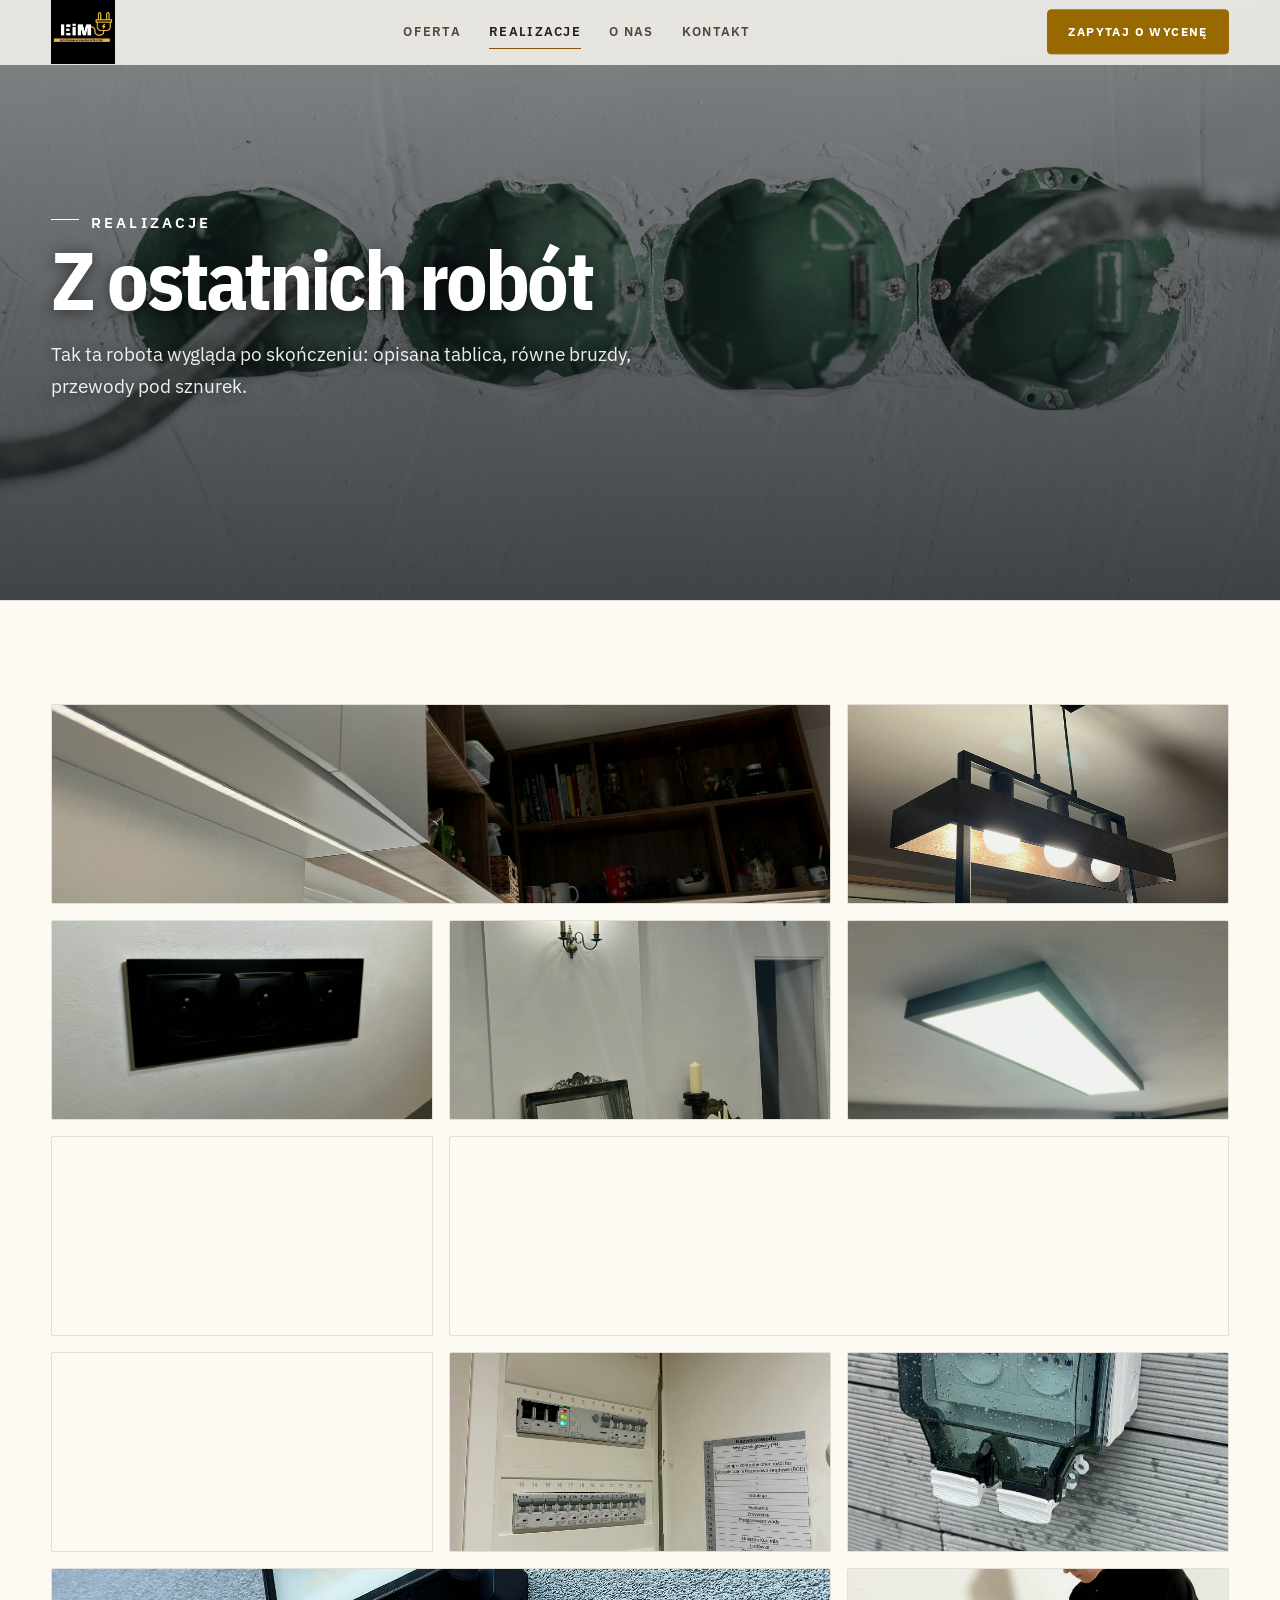
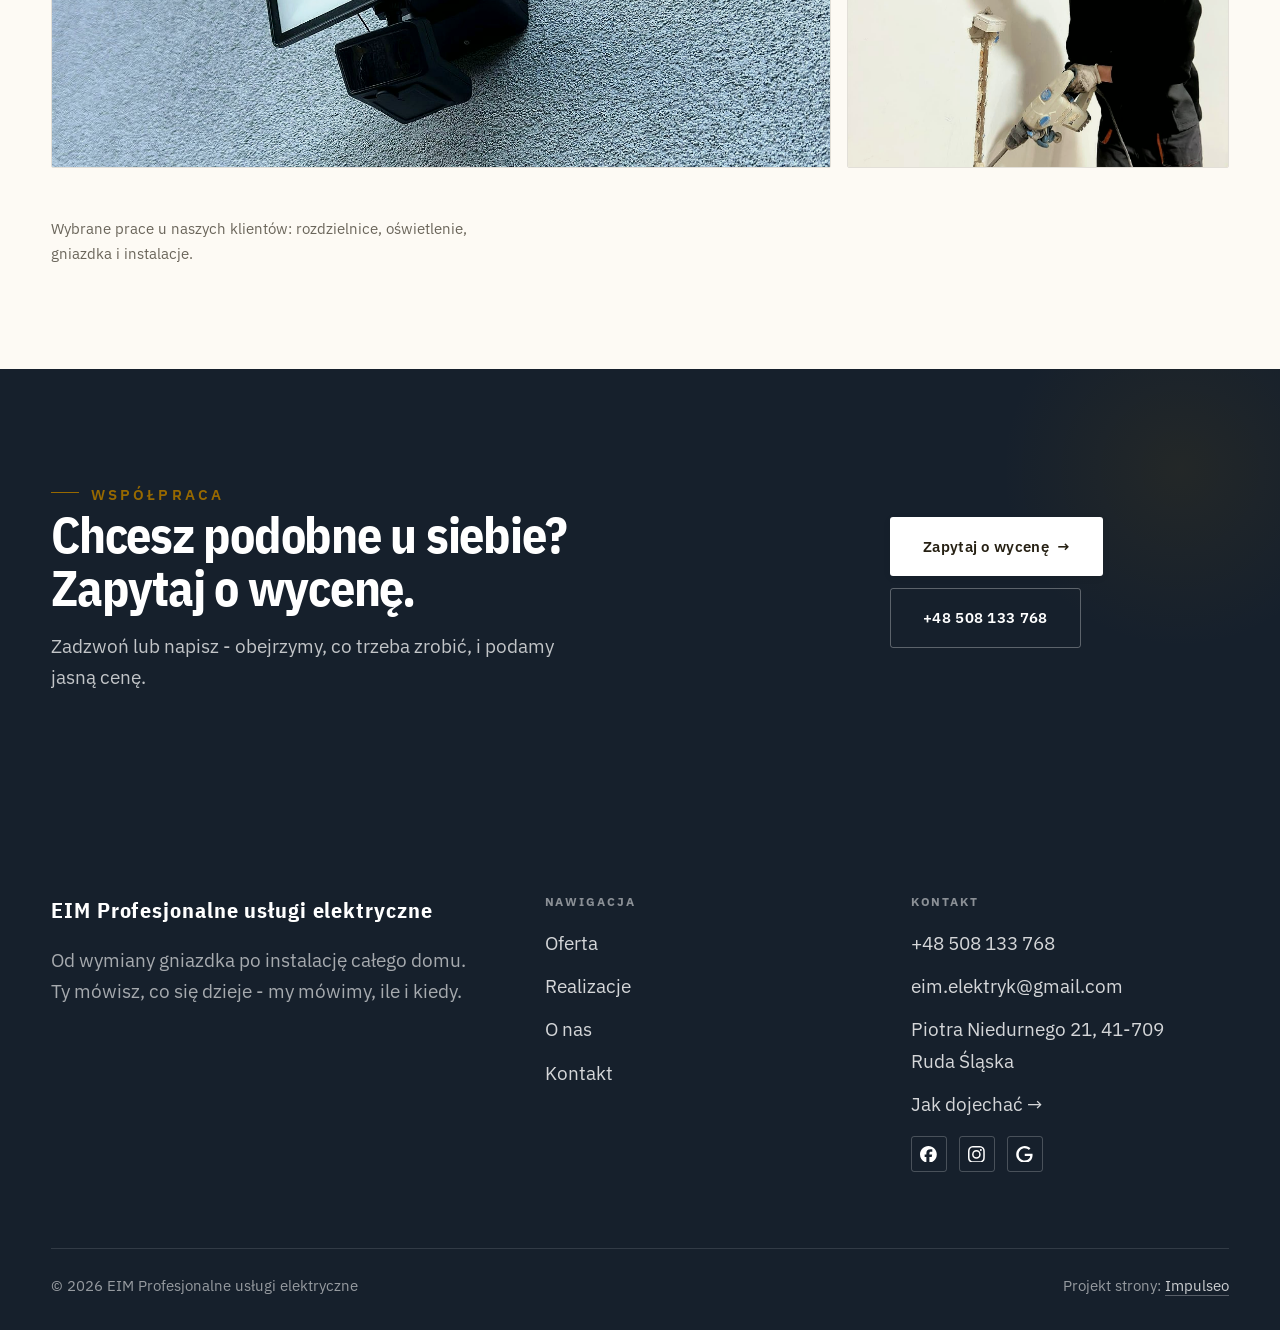
<file: realizacje.html>
<!DOCTYPE html>
<html lang="pl">
<head>
<meta charset="UTF-8">
<meta name="viewport" content="width=device-width, initial-scale=1.0">
<title>Realizacje - EIM Profesjonalne usługi elektryczne</title>
<meta name="description" content="Realizacje EIM Profesjonalne usługi elektryczne: Rozdzielnica po modernizacji, Nowa instalacja przed tynkiem, Oświetlenie LED, Osprzęt po wymianie, Pomiary przy odbiorze">
<link rel="canonical" href="https://impulseo-pl.github.io/eim-profesjonalne-uslugi-elektryczne/realizacje.html">
<meta name="robots" content="noindex, nofollow">
<meta property="og:type" content="website">
<meta property="og:locale" content="pl_PL">
<meta property="og:site_name" content="EIM Profesjonalne usługi elektryczne">
<meta property="og:title" content="Realizacje - EIM Profesjonalne usługi elektryczne">
<meta property="og:description" content="Realizacje EIM Profesjonalne usługi elektryczne: Rozdzielnica po modernizacji, Nowa instalacja przed tynkiem, Oświetlenie LED, Osprzęt po wymianie, Pomiary przy odbiorze">
<meta property="og:url" content="https://impulseo-pl.github.io/eim-profesjonalne-uslugi-elektryczne/realizacje.html">
<meta property="og:image" content="https://impulseo-pl.github.io/eim-profesjonalne-uslugi-elektryczne/img/og.jpg">
<meta property="og:image:width" content="1200">
<meta property="og:image:height" content="630">
<meta name="twitter:card" content="summary_large_image">
<link rel="preconnect" href="https://fonts.googleapis.com">
<link rel="preconnect" href="https://fonts.gstatic.com" crossorigin>
<link href="https://fonts.googleapis.com/css2?family=IBM+Plex+Sans+Condensed:wght@500;600;700&family=IBM+Plex+Sans:wght@400;500;600&display=swap" rel="stylesheet">
<link rel="stylesheet" href="assets/styles.css?v=4aac10fe">
</head>
<body>

<header class="nav">
  <div class="wrap nav-inner">
    <a class="brand brand-has-logo" href="index.html"><img class="brand-logo" src="img/logo.jpg" alt="EIM Profesjonalne usługi elektryczne" width="500" height="500" decoding="async"></a>
    <nav class="nav-links">
      <a href="oferta.html">Oferta</a>
      <a href="realizacje.html" class="active" aria-current="page">Realizacje</a>
      <a href="o-nas.html">O nas</a>
      <a href="kontakt.html">Kontakt</a>
      <a href="kontakt.html" class="btn btn-accent">Zapytaj o wycenę</a>
    </nav>
    <button class="nav-toggle" aria-label="Menu"><span></span><span></span><span></span></button>
  </div>
</header>

<main>
<section class="pagehead">
  <img src="img/g1.jpg" alt="EIM Profesjonalne usługi elektryczne - Z ostatnich robót" width="1880" height="1255" decoding="async">
  <div class="wrap">
    <span class="eyebrow">Realizacje</span>
    <h1>Z ostatnich robót</h1>
    <p>Tak ta robota wygląda po skończeniu: opisana tablica, równe bruzdy, przewody pod sznurek.</p>
  </div>
</section>
<section>
  <div class="wrap">
    <div class="gallery">
      <div class="tile t-two3 reveal"><img src="img/g2.jpg" alt="EIM Profesjonalne usługi elektryczne" loading="lazy" width="1600" height="1197" decoding="async"></div>
      <div class="tile t-third reveal"><img src="img/g3.jpg" alt="EIM Profesjonalne usługi elektryczne" loading="lazy" width="1500" height="2000" decoding="async"></div>
      <div class="tile t-third reveal"><img src="img/g5.jpg" alt="EIM Profesjonalne usługi elektryczne" loading="lazy" width="1996" height="1486" decoding="async"></div>
      <div class="tile t-third reveal"><img src="img/g6.jpg" alt="EIM Profesjonalne usługi elektryczne" loading="lazy" width="1356" height="1878" decoding="async"></div>
      <div class="tile t-third reveal"><img src="img/g7.jpg" alt="EIM Profesjonalne usługi elektryczne" loading="lazy" width="1534" height="1124" decoding="async"></div>
      <div class="tile t-third reveal"><img src="img/g8.jpg" alt="EIM Profesjonalne usługi elektryczne" loading="lazy" width="1340" height="1714" decoding="async"></div>
      <div class="tile t-two3 reveal"><img src="img/g9.jpg" alt="EIM Profesjonalne usługi elektryczne" loading="lazy" width="1535" height="2048" decoding="async"></div>
      <div class="tile t-third reveal"><img src="img/g11.jpg" alt="EIM Profesjonalne usługi elektryczne" loading="lazy" width="2048" height="1536" decoding="async"></div>
      <div class="tile t-third reveal"><img src="img/g12.jpg" alt="EIM Profesjonalne usługi elektryczne" loading="lazy" width="1500" height="2000" decoding="async"></div>
      <div class="tile t-third reveal"><img src="img/g13.jpg" alt="EIM Profesjonalne usługi elektryczne" loading="lazy" width="941" height="1655" decoding="async"></div>
      <div class="tile t-two3 reveal"><img src="img/g16.jpg" alt="EIM Profesjonalne usługi elektryczne" loading="lazy" width="1530" height="2046" decoding="async"></div>
      <div class="tile t-third reveal"><img src="img/about.jpg" alt="EIM Profesjonalne usługi elektryczne" loading="lazy" width="1195" height="1195" decoding="async"></div>
    </div>
    <p class="muted reveal" style="margin-top:var(--space-7);font-size:var(--text-sm);max-width:62ch">Wybrane prace u naszych klientów: rozdzielnice, oświetlenie, gniazdka i instalacje.</p>
  </div>
</section>
<section class="cta">
  <div class="wrap">
    <div class="reveal">
      <span class="eyebrow">Współpraca</span>
      <h2>Chcesz podobne u siebie? Zapytaj o wycenę.</h2>
      <p>Zadzwoń lub napisz - obejrzymy, co trzeba zrobić, i podamy jasną cenę.</p>
    </div>
    <div class="cta-actions reveal">
      <a href="kontakt.html" class="btn btn-light">Zapytaj o wycenę <span class="arr">→</span></a>
      <a href="tel:+48508133768" class="btn btn-ghost btn-ghost-cta">+48 508 133 768</a>
    </div>
  </div>
</section>
</main>

<footer>
  <div class="wrap">
    <div class="foot-grid">
      <div class="foot-brand">
        <div class="name">EIM Profesjonalne usługi elektryczne</div>
        <p>Od wymiany gniazdka po instalację całego domu. Ty mówisz, co się dzieje - my mówimy, ile i kiedy.</p>
      </div>
      <div class="foot-col">
        <h4>Nawigacja</h4>
        <a href="oferta.html">Oferta</a>
        <a href="realizacje.html">Realizacje</a>
        <a href="o-nas.html">O nas</a>
        <a href="kontakt.html">Kontakt</a>
      </div>
      <div class="foot-col">
        <h4>Kontakt</h4>
        <a href="tel:+48508133768">+48 508 133 768</a>
        <a href="mailto:eim.elektryk@gmail.com">eim.elektryk@gmail.com</a>
        <p>Piotra Niedurnego 21, 41-709 Ruda Śląska</p>
        <a href="https://www.google.com/maps?cid=5841397486991390434" target="_blank" rel="noopener">Jak dojechać →</a>
      <div class="foot-soc">
        <a class="soc" href="https://www.facebook.com/p/EIM-Profesjonalne-us%C5%82ugi-elektryczne-61555742956690/" target="_blank" rel="noopener" aria-label="Facebook - EIM Profesjonalne usługi elektryczne"><svg viewBox="0 0 24 24" aria-hidden="true" focusable="false"><path d="M9.101 23.691v-7.98H6.627v-3.667h2.474v-1.58c0-4.085 1.848-5.978 5.858-5.978.401 0 .955.042 1.468.103a8.68 8.68 0 0 1 1.141.195v3.325a8.623 8.623 0 0 0-.653-.036 26.805 26.805 0 0 0-.733-.009c-.707 0-1.259.096-1.675.309a1.686 1.686 0 0 0-.679.622c-.258.42-.374.995-.374 1.752v1.297h3.919l-.386 2.103-.287 1.564h-3.246v8.245C19.396 23.238 24 18.179 24 12.044c0-6.627-5.373-12-12-12s-12 5.373-12 12c0 5.628 3.874 10.35 9.101 11.647Z" fill="currentColor"/></svg></a>
        <a class="soc" href="https://www.instagram.com/eim_elektryk_mroz/" target="_blank" rel="noopener" aria-label="Instagram - EIM Profesjonalne usługi elektryczne"><svg viewBox="0 0 24 24" aria-hidden="true" focusable="false"><path d="M7.0301.084c-1.2768.0602-2.1487.264-2.911.5634-.7888.3075-1.4575.72-2.1228 1.3877-.6652.6677-1.075 1.3368-1.3802 2.127-.2954.7638-.4956 1.6365-.552 2.914-.0564 1.2775-.0689 1.6882-.0626 4.947.0062 3.2586.0206 3.6671.0825 4.9473.061 1.2765.264 2.1482.5635 2.9107.308.7889.72 1.4573 1.388 2.1228.6679.6655 1.3365 1.0743 2.1285 1.38.7632.295 1.6361.4961 2.9134.552 1.2773.056 1.6884.069 4.9462.0627 3.2578-.0062 3.668-.0207 4.9478-.0814 1.28-.0607 2.147-.2652 2.9098-.5633.7889-.3086 1.4578-.72 2.1228-1.3881.665-.6682 1.0745-1.3378 1.3795-2.1284.2957-.7632.4966-1.636.552-2.9124.056-1.2809.0692-1.6898.063-4.948-.0063-3.2583-.021-3.6668-.0817-4.9465-.0607-1.2797-.264-2.1487-.5633-2.9117-.3084-.7889-.72-1.4568-1.3876-2.1228C21.2982 1.33 20.628.9208 19.8378.6165 19.074.321 18.2017.1197 16.9244.0645 15.6471.0093 15.236-.005 11.977.0014 8.718.0076 8.31.0215 7.0301.0839m.1402 21.6932c-1.17-.0509-1.8053-.2453-2.2287-.408-.5606-.216-.96-.4771-1.3819-.895-.422-.4178-.6811-.8186-.9-1.378-.1644-.4234-.3624-1.058-.4171-2.228-.0595-1.2645-.072-1.6442-.079-4.848-.007-3.2037.0053-3.583.0607-4.848.05-1.169.2456-1.805.408-2.2282.216-.5613.4762-.96.895-1.3816.4188-.4217.8184-.6814 1.3783-.9003.423-.1651 1.0575-.3614 2.227-.4171 1.2655-.06 1.6447-.072 4.848-.079 3.2033-.007 3.5835.005 4.8495.0608 1.169.0508 1.8053.2445 2.228.408.5608.216.96.4754 1.3816.895.4217.4194.6816.8176.9005 1.3787.1653.4217.3617 1.056.4169 2.2263.0602 1.2655.0739 1.645.0796 4.848.0058 3.203-.0055 3.5834-.061 4.848-.051 1.17-.245 1.8055-.408 2.2294-.216.5604-.4763.96-.8954 1.3814-.419.4215-.8181.6811-1.3783.9-.4224.1649-1.0577.3617-2.2262.4174-1.2656.0595-1.6448.072-4.8493.079-3.2045.007-3.5825-.006-4.848-.0608M16.953 5.5864A1.44 1.44 0 1 0 18.39 4.144a1.44 1.44 0 0 0-1.437 1.4424M5.8385 12.012c.0067 3.4032 2.7706 6.1557 6.173 6.1493 3.4026-.0065 6.157-2.7701 6.1506-6.1733-.0065-3.4032-2.771-6.1565-6.174-6.1498-3.403.0067-6.156 2.771-6.1496 6.1738M8 12.0077a4 4 0 1 1 4.008 3.9921A3.9996 3.9996 0 0 1 8 12.0077" fill="currentColor"/></svg></a>
        <a class="soc" href="https://www.google.com/maps?cid=5841397486991390434" target="_blank" rel="noopener" aria-label="Google - EIM Profesjonalne usługi elektryczne"><svg viewBox="0 0 24 24" aria-hidden="true" focusable="false"><path d="M12.48 10.92v3.28h7.84c-.24 1.84-.853 3.187-1.787 4.133-1.147 1.147-2.933 2.4-6.053 2.4-4.827 0-8.6-3.893-8.6-8.72s3.773-8.72 8.6-8.72c2.6 0 4.507 1.027 5.907 2.347l2.307-2.307C18.747 1.44 16.133 0 12.48 0 5.867 0 .307 5.387.307 12s5.56 12 12.173 12c3.573 0 6.267-1.173 8.373-3.36 2.16-2.16 2.84-5.213 2.84-7.667 0-.76-.053-1.467-.173-2.053H12.48z" fill="currentColor"/></svg></a>
      </div>
      </div>
    </div>
    <div class="foot-bot">
      <span>© 2026 EIM Profesjonalne usługi elektryczne</span>
      <span>Projekt strony: <a class="foot-credit" href="https://impulseo.pl" target="_blank" rel="noopener">Impulseo</a></span>
    </div>
  </div>
</footer>
<div class="sticky-reserve"><a class="sr-book" href="kontakt.html">Zapytaj o wycenę</a><a class="sr-call" href="tel:+48508133768" aria-label="Zadzwoń"><svg class="ico-tel" width="16" height="16" viewBox="0 0 24 24" fill="none" aria-hidden="true"><path d="M6.6 10.8a15.5 15.5 0 0 0 6.6 6.6l2.2-2.2a1 1 0 0 1 1-.24 11.4 11.4 0 0 0 3.6.58 1 1 0 0 1 1 1V20a1 1 0 0 1-1 1A17 17 0 0 1 3 4a1 1 0 0 1 1-1h3.5a1 1 0 0 1 1 1c0 1.25.2 2.46.58 3.6a1 1 0 0 1-.25 1l-2.23 2.2Z" fill="currentColor"/></svg></a></div>
<div class="demo-wazne" data-do="2026-10-19" data-cykl="3" hidden><svg class="dw-ico" width="13" height="13" viewBox="0 0 24 24" fill="none" aria-hidden="true"><circle cx="12" cy="12" r="8.6" stroke="currentColor" stroke-width="1.8"/><path d="M12 7.2V12l3.3 2" stroke="currentColor" stroke-width="1.8" stroke-linecap="round"/></svg><span class="dw-txt"></span></div>

<script src="assets/main.js"></script>
</body>
</html>
</file>
<file: assets/styles.css>
/* ============================================================
   STOLBASZ — premium, architektoniczny B2B fit-out
   Jasna paleta, zero brązu. System wg premium-web-craft.
   Projekt strony: Impulseo (impulseo.pl)
   ============================================================ */

:root{
  /* PALETA — jasna, architektoniczna, chłodna */
  --paper:#F4F7FA;          /* główne tło */
  --paper-2:#E7EDF3;        /* sekcje alternatywne (chłodny jasny szary) */
  --paper-3:#E7EDF3;        /* delikatne wypełnienia */
  --ink:#16202C;            /* tekst główny — chłodny grafit */
  --ink-soft:#3A4654;       /* nagłówki drugorzędne */
  --muted:#5C6672;          /* tekst poboczny */
  --line:rgba(22,32,44,.12);/* hairline */
  --accent:#235E96;         /* stonowany petrol-slate — jedyny akcent */
  --accent-d:#1A4A78;
  --accent-soft:rgba(35,94,150,.10);
  --dark:#16202C;           /* sekcje ciemne (stopka/CTA) */

  /* HOVER ZDJĘĆ — JEDEN standard dla całego silnika (decyzja K. 04.08.2026, artefakt z wariantami).
     AKTUALNE (K.+Szymon 09.08.2026, wybór z artefaktu 6 wariantów): zoom 1.05 przy 1.4s -
     przy tak długim czasie mocniejszy kadr NIE skacze, tylko „oddycha". Poprzedni standard
     (1.02 / .55s z 04.08) odbierany jako dynamiczny i szybki.
     Spoczynek lekko przygaszony, ale TYLKO tam, gdzie jest mysz (@media hover:hover) —
     na telefonie zdjęcia zostają w pełnej jasności. */
  --img-zoom:1.05;                   /* K.+Szymon 09.08: wariant F z artefaktu porównawczego */
  --img-rest:brightness(.95) saturate(.99);
  --img-hot:brightness(1.06) saturate(1.05);
  --img-dur:1.4s;                    /* K.+Szymon 09.08 (wariant F): powoli = elegancko */
  --img-ease:cubic-bezier(.16,.84,.44,1);  /* miękki ogon, efekt „oddychania" */

  /* ODSTĘPY — skala 4/8 */
  --space-1:4px; --space-2:8px; --space-3:12px; --space-4:16px; --space-5:24px;
  --space-6:32px; --space-7:48px; --space-8:64px; --space-9:96px; --space-10:128px;

  /* TYPOGRAFIA — fluid clamp() (skala podbita 16.07.2026: większe, czytelniejsze litery — uwaga Adama) */
  --text-sm:clamp(.9rem,.87rem + .12vw,1rem);
  --text-base:clamp(1.08rem,1.04rem + .18vw,1.2rem);
  --text-lg:clamp(1.24rem,1.15rem + .34vw,1.44rem);
  --text-h3:clamp(1.34rem,1.22rem + .55vw,1.66rem);
  --text-h2:clamp(2.1rem,1.66rem + 2.1vw,3.1rem);
  --text-h1:clamp(2.9rem,2.1rem + 4vw,5.1rem);

  /* PROMIENIE — architektoniczne, raczej ostre */
  --r-sm:3px; --r-md:6px; --r-lg:10px;

  /* RUCH */
  --ease:cubic-bezier(.25,.46,.45,.94); --dur:.24s;

  /* CIENIE — miękkie, warstwowe */
  --sh-sm:0 1px 2px rgba(16,24,32,.04), 0 2px 8px rgba(16,24,32,.05);
  --sh-md:0 2px 6px rgba(16,24,32,.05), 0 12px 28px -8px rgba(16,24,32,.12);
  --sh-lg:0 6px 14px rgba(16,24,32,.07), 0 26px 56px -18px rgba(16,24,32,.22);

  --hairline:1px solid var(--line);

  --font-display:'IBM Plex Sans Condensed','IBM Plex Sans',sans-serif;
  --font-body:'IBM Plex Sans',sans-serif;
}

*{box-sizing:border-box;margin:0;padding:0}
html{scroll-behavior:smooth}
body{
  font-family:var(--font-body);
  font-size:var(--text-base);
  line-height:1.65;
  color:var(--ink);
  background:var(--paper);
  -webkit-font-smoothing:antialiased;
  text-rendering:optimizeLegibility;
}
img{max-width:100%;height:auto;display:block}  /* height:auto = width/height z atrybutów trzyma proporcje (TOP#12) */
a{color:inherit;text-decoration:none}

.wrap{width:min(92%,1180px);margin-inline:auto}
section{padding-block:clamp(52px,6.5vw,96px)}

h1,h2,h3{font-family:var(--font-display);font-weight:700;line-height:1.08;letter-spacing:-.02em;color:var(--ink)}
h1{font-size:var(--text-h1);letter-spacing:-.035em}
h2{font-size:var(--text-h2);letter-spacing:-.025em}
h3{font-size:var(--text-h3)}
/* MIARA — długość wiersza. WCAG 2.2 SC 1.4.8: max 80 znaków; Butterick: 45–90.
   68ch daje realnie 72–78 znaków polskiego tekstu, czyli z zapasem pod granicą.
   Wcześniej limit miał TYLKO <p> — <li>, <blockquote> i <dd> nie miały żadnego,
   i to jedyny powód, dla którego 23 bloki na dwóch oddanych stronach jadą po
   83–106 znaków w wierszu (pomiar 07.08.2026, bramka `miara`).
   ⚠️ Listy i definicje ograniczamy TYLKO bez klasy: `ul`/`ol` z klasą to u nas
   układ (siatki kafli, menu), a nie tekst ciągły — tam miarę wyznacza układ. */
/* 60ch, nie 68ch (K. 10.08): po zmianie fontów na węższe kroje (DM Sans i spółka)
   w 68ch mieściło się ~90 znaków - bramka pikselowa słusznie zgłaszała przekroczenie
   granicy 80. Pomiar na żywej przeglądarce: 60ch = 90 znaków, 53ch = ~78 znaków, czyli normę WCAG 1.4.8. */
:root{ --miara:53ch }
p{max-width:min(100%,var(--miara))}
blockquote,
ul:not([class])>li, ol:not([class])>li,
dl:not([class])>dd{max-width:min(100%,var(--miara))}

/* ⚠️ Świadomie BEZ wyjątku `.tile p,.card p,.svc p{max-width:none}`, choć nasuwa się sam:
   te akapity BYŁY już ograniczone (stare `p{max-width:65ch}`), więc „wyjątek" nie odblokowałby
   niczego nowego — tylko ROZLUŹNIŁ stan sprzed zmiany na wszystkich demach naraz.
   `figcaption` żadna z reguł wyżej nie dotyczy, więc też nie potrzebuje zwolnienia. */

/* ŁAMANIE. `balance` wyrównuje długości wierszy w nagłówku, `pretty` pilnuje ostatniego
   wiersza akapitu, żeby nie został w nim jeden wyraz. Obsługiwane od Chrome 117 /
   Safari 17.5; starsze przeglądarki po prostu ignorują tę własność.
   `text-wrap:pretty` nie występowało dotąd ANI RAZ w silniku ani w repo klientów. */
h1,h2,h3,.lead,.lede{text-wrap:balance}
p,li,blockquote,dd{text-wrap:pretty}

.eyebrow{
  font-family:var(--font-body);
  font-size:var(--text-sm);
  font-weight:600;
  letter-spacing:.18em;
  text-transform:uppercase;
  color:var(--accent);
  display:inline-flex;align-items:center;gap:var(--space-3);
}
/* flex:none + margin-top = kreska trzyma się PIERWSZEJ linii. Wcześniej align-items:center
   centrowało ją względem całego bloku i przy zawinięciu (długi kicker typu
   „…WNĘTRZ · LESZNO · OD 2019") druga linia lądowała z brzydkim wcięciem. */
.eyebrow{align-items:flex-start}
.eyebrow>*,.eyebrow{text-wrap:balance}   /* dlugi kicker lamal sie na sierote typu samo „2019" w drugiej linii */
.eyebrow::before{content:"";width:28px;height:1px;background:var(--accent);display:inline-block;flex:none;margin-top:.62em}

.muted{color:var(--muted)}
.lead{font-size:var(--text-lg);line-height:1.55;color:var(--ink-soft);max-width:50ch}

/* ---------- BUTTONS ---------- */
.btn{
  display:inline-flex;align-items:center;gap:var(--space-2);
  font-weight:600;font-size:var(--text-sm);letter-spacing:.02em;
  padding:var(--space-4) var(--space-6);
  border-radius:var(--r-sm);
  transition:transform var(--dur) var(--ease),box-shadow var(--dur) var(--ease),background var(--dur) var(--ease);
  cursor:pointer;border:1px solid transparent;
}
.btn-accent{background:var(--accent);color:#fff;box-shadow:var(--sh-sm)}
.btn-accent:hover{background:var(--accent-d);transform:translateY(-2px);box-shadow:var(--sh-md)}
.btn-accent:active{transform:translateY(0);box-shadow:var(--sh-sm)}
.btn-ghost{background:transparent;color:var(--ink);border-color:var(--line)}
.btn-ghost:hover{border-color:var(--accent);color:var(--accent);transform:translateY(-2px)}
.btn-light{background:#fff;color:var(--ink);box-shadow:var(--sh-sm)}
.btn-light:hover{transform:translateY(-2px);box-shadow:var(--sh-md)}
.btn .arr{transition:transform var(--dur) var(--ease)}
.btn:hover .arr{transform:translateX(4px)}

/* ---------- NAV ---------- */
.nav{
  position:sticky;top:0;z-index:50;
  background:color-mix(in srgb,var(--paper) 88%,transparent);
  backdrop-filter:saturate(140%) blur(10px);
  border-bottom:var(--hairline);
}
.nav-inner{display:flex;align-items:center;justify-content:space-between;gap:var(--space-5);height:72px}
/* ANTY-NACHODZENIE (K. 05.08.2026): długa nazwa firmy + przycisk z pełnym numerem nie mieściły się w pasku
   i flex ściskał linki PONIŻEJ ich treści - "Kontakt" wchodził na ramkę "Zadzwoń +48 ...". Teraz ustępuje
   nazwa marki (skrót wielokropkiem), a menu i przycisk nigdy się nie kurczą ani nie zachodzą na siebie. */
.brand{display:flex;flex-direction:column;line-height:1;min-width:0;flex:0 1 auto}
.brand .name{font-family:var(--font-display);font-weight:800;font-size:1.35rem;letter-spacing:.04em;white-space:nowrap;overflow:hidden;text-overflow:ellipsis}
.brand .sub{font-size:.62rem;letter-spacing:.34em;text-transform:uppercase;color:var(--muted);margin-top:5px;white-space:nowrap;overflow:hidden;text-overflow:ellipsis}
.nav-links{display:flex;align-items:center;gap:var(--space-6);flex:0 0 auto}
.nav-links a{font-size:var(--text-sm);font-weight:500;color:var(--ink-soft);position:relative;padding-block:4px;white-space:nowrap;transition:color var(--dur) var(--ease)}
.nav-links a::after{content:"";position:absolute;left:0;bottom:0;width:0;height:1.5px;background:var(--accent);transition:width var(--dur) var(--ease)}
.nav-links a:hover,.nav-links a.active{color:var(--ink)}
.nav-links a:hover::after,.nav-links a.active::after{width:100%}
.nav-links .btn{padding:var(--space-2) var(--space-5)}
/* przyciski w nav: właściwy kolor (przebij .nav-links a) + bez podkreślenia */
.nav-links a.btn-accent{color:#fff}
.nav-links a.btn-ghost,.nav-links a.btn-light{color:var(--ink)}
/* CTA w pasku: NIE podkreślenie spod linków menu, ale ten sam przelatujący błysk,
   co na wszystkich innych przyciskach (zgłoszenie K. 13.08.2026 - „na hero jest efekt
   światła przechodzącego przez przycisk, na navbarze go nie ma, a mają być identyczne").
   Reguła `.nav-links a::after` jest silniejsza od `.btn::after`, więc trzeba jej
   geometrię wyzerować i wpisać połysk z nazwy - samo `display:none` gasiło efekt. */
.nav-links a.btn::after{
  display:block;content:"";position:absolute;inset:0;z-index:-1;pointer-events:none;
  width:auto;height:auto;border-radius:inherit;   /* kasuje geometrię podkreślenia (width:0;height:1.5px) */
  background:linear-gradient(100deg,transparent 32%,rgba(255,255,255,.20) 50%,transparent 68%);
  translate:-120% 0}
@media (prefers-reduced-motion:no-preference){
  .nav-links a.btn:hover::after{translate:120% 0;transition:translate .75s var(--mt-ease,cubic-bezier(.16,.84,.44,1))}
}
.nav-toggle{display:none;background:none;border:none;cursor:pointer;flex-direction:column;gap:5px;padding:8px}
.nav-toggle span{width:24px;height:2px;background:var(--ink);transition:var(--dur)}
/* Ciasny zakres MIĘDZY menu mobilnym a pełnym pulpitem: zbijamy odstępy i nazwę marki,
   żeby wszystko zmieściło się naturalnie, zanim w ogóle dojdzie do skracania wielokropkiem. */
@media(max-width:1280px) and (min-width:921px){
  .nav-links{gap:var(--space-4)}
  .nav-links .btn{padding:var(--space-2) var(--space-4)}
  .brand .name{font-size:1.15rem}
}

/* ---------- HERO (split) ---------- */
.hero{position:relative;overflow:hidden;border-bottom:var(--hairline)}
.hero-grid{display:grid;grid-template-columns:1.05fr .95fr;gap:clamp(24px,4vw,60px);align-items:center;
  padding-block:clamp(36px,4.5vw,64px)}
.hero-copy .eyebrow{margin-bottom:var(--space-5)}
.hero-copy h1{margin-bottom:var(--space-5)}
.hero-copy .lead{margin-bottom:var(--space-7)}
.hero-actions{display:flex;flex-wrap:wrap;gap:var(--space-4)}
.hero-art{position:relative;aspect-ratio:4/3;border-radius:var(--r-lg);overflow:hidden;box-shadow:var(--sh-lg)}
.hero-art img{width:100%;height:100%;object-fit:cover}
.hero-art::after{content:"";position:absolute;inset:0;background:linear-gradient(180deg,transparent 55%,rgba(18,24,28,.28))}
.hero-badge{position:absolute;left:var(--space-5);bottom:var(--space-5);z-index:2;
  background:rgba(252,252,251,.94);backdrop-filter:blur(4px);
  border-radius:var(--r-md);padding:var(--space-4) var(--space-5);box-shadow:var(--sh-md);max-width:78%}
.hero-badge strong{display:block;font-family:var(--font-display);font-size:1rem;letter-spacing:-.01em}
.hero-badge span{font-size:var(--text-sm);color:var(--muted)}

/* ---------- HERO duży / kinowy (strona główna) ---------- */
.hero-cine{position:relative;min-height:clamp(560px,82vh,840px);min-height:clamp(560px,82svh,840px);display:flex;align-items:center;overflow:hidden;border-bottom:var(--hairline)}
.hero-cine>img{position:absolute;inset:0;width:100%;height:100%;object-fit:cover;z-index:0}
.hero-cine::after{content:"";position:absolute;inset:0;z-index:1;
  background:linear-gradient(95deg,rgba(13,18,23,.86) 0%,rgba(13,18,23,.64) 32%,rgba(13,18,23,.24) 62%,rgba(13,18,23,.04) 100%)}
.hero-cine .wrap{position:relative;z-index:2;padding-block:var(--space-8)}
.hero-cine .hero-copy{max-width:660px}
.hero-cine .eyebrow{color:#fff;margin-bottom:var(--space-5)}
.hero-cine .eyebrow::before{background:#fff}
.hero-cine h1{color:#fff;margin-bottom:var(--space-5);font-size:clamp(2.9rem,2rem + 4.4vw,5.2rem);text-wrap:balance}
.hero-cine .lead{color:rgba(255,255,255,.92);max-width:48ch;margin-bottom:var(--space-7)}
.hero-cine .hero-actions{display:flex;flex-wrap:wrap;gap:var(--space-4)}
/* NISKIE OKNO (laptop z dokiem i paskami przeglądarki ma ~700-780 px wysokości widoku):
   H1 do 5.2rem + długi lead nie mieściły się i przyciski wypadały POD krawędź ekranu -
   klient widział stronę bez ani jednego CTA. Skalujemy w dół, zamiast przycinać treść. */
@media(min-width:821px) and (max-height:820px){
  .hero-cine{min-height:clamp(520px,94svh,780px)}
  .hero-cine .wrap{padding-block:var(--space-6)}
  .hero-cine h1{font-size:clamp(2.2rem,1.5rem + 2.6vw,3.6rem);margin-bottom:var(--space-4)}
  .hero-cine .eyebrow{margin-bottom:var(--space-4)}
  .hero-cine .lead{margin-bottom:var(--space-5);max-width:44ch}
}
@media(max-width:680px){
  .hero-cine{min-height:clamp(520px,76vh,640px);min-height:clamp(520px,76svh,640px);align-items:flex-end}
  .hero-cine::after{background:linear-gradient(0deg,rgba(13,18,23,.9) 6%,rgba(13,18,23,.45) 55%,rgba(13,18,23,.25) 100%)}
  .hero-cine .wrap{padding-bottom:var(--space-9)}
  /* TELEFON (~90% oglądających): lead potrafił zająć 8 linii i zepchnąć CTA poza pierwszy ekran.
     Zwężamy interlinię i skalę - treści nie ucinamy, bo to ona sprzedaje. */
  .hero-cine .lead{font-size:.98rem;line-height:1.5;margin-bottom:var(--space-5)}
  .hero-cine .eyebrow{font-size:.72rem;letter-spacing:.13em;margin-bottom:var(--space-4)}
  .hero-cine .eyebrow::before{width:20px}
  .hero-cine h1{margin-bottom:var(--space-4)}
}

/* full-bleed hero variant (podstrony) */
.pagehead{position:relative;min-height:46vh;min-height:46svh;display:flex;align-items:flex-end;overflow:hidden;border-bottom:var(--hairline)}
.pagehead img{position:absolute;inset:0;width:100%;height:100%;object-fit:cover}
/* 10.08.2026 (decyzja K.): mocniejsze przyciemnienie + cień pod tekstem. Bramka mierzyła na
   nagłówkach podstron 3,38-3,43:1 przy wymaganych 4,5 — jasne zdjęcie (hala, śnieg, niebo)
   podchodziło pod biały tekst. Zdjęcia klientów są różne, więc kontrast musi dawać WARSTWA,
   a nie szczęśliwy dobór kadru. */
.pagehead::after{content:"";position:absolute;inset:0;background:linear-gradient(180deg,rgba(18,24,28,.40),rgba(18,24,28,.76))}
.pagehead .wrap{position:relative;z-index:2;padding-block:var(--space-9);color:#fff}
.pagehead h1{color:#fff;max-width:18ch;text-shadow:0 2px 16px rgba(0,0,0,.55)}
.pagehead .eyebrow{color:#fff}
.pagehead .eyebrow::before{background:#fff}
.pagehead p{color:rgba(255,255,255,.92);margin-top:var(--space-4);max-width:54ch;text-shadow:0 1px 12px rgba(0,0,0,.5)}

/* ---------- STRIP (pasek skrótów / liczby) ---------- */
.strip{background:var(--dark);color:#fff}
/* PASEK HASEŁ — standard 04.08.2026 (decyzja K.): 5 haseł w JEDNYM rzędzie, tekst WYŚRODKOWANY,
   węższe marginesy boczne niż reszta strony (pasek ma iść szerzej), równe wysokości kolumn. */
.strip .wrap{width:min(96%,1440px);display:grid;grid-template-columns:repeat(5,1fr);
  gap:var(--space-5);padding-block:var(--space-7);align-items:stretch}
.strip .item .k{font-family:var(--font-display);font-size:clamp(1.05rem,.82rem + .85vw,1.55rem);
  font-weight:800;letter-spacing:-.02em;color:#fff;line-height:1.18;text-wrap:balance}
.strip .item .v{font-size:var(--text-sm);color:rgba(255,255,255,.66);margin-top:var(--space-2);line-height:1.4}
.strip .item{border-left:2px solid var(--accent);padding-inline:var(--space-4);
  text-align:center;display:flex;flex-direction:column;justify-content:center}
/* liczba kolumn = liczba haseł, żeby ostatnie nie zostawało samo w drugim rzędzie.
   Klasę n-N nadaje multipage.py; domyślnie (bez klasy) pasek jest 5-kolumnowy. */
.strip.n-2 .wrap{grid-template-columns:repeat(2,1fr)}
.strip.n-3 .wrap{grid-template-columns:repeat(3,1fr)}
.strip.n-4 .wrap{grid-template-columns:repeat(4,1fr);gap:var(--space-6)}
.strip.n-4 .item .k{font-size:clamp(1.3rem,1rem + 1.1vw,2rem)}
.strip.n-6 .wrap{grid-template-columns:repeat(6,1fr);gap:var(--space-4)}
.strip.n-6 .item .k{font-size:clamp(.98rem,.8rem + .7vw,1.35rem)}
/* równe łamanie: zamiast "długa linia + jedno słowo" obie linie zbliżonej długości */
.strip .item .k{text-wrap:balance}

/* ---------- SECTION HEAD ---------- */
.head{max-width:48rem;margin-bottom:var(--space-8)}
.head.center{margin-inline:auto;text-align:center}
.head .eyebrow{margin-bottom:var(--space-4)}
.head h2{margin-bottom:var(--space-4)}
.head p{color:var(--muted);font-size:var(--text-lg);line-height:1.55}
.head.center p{margin-inline:auto}

/* ---------- INTRO SPLIT ---------- */
.split{display:grid;grid-template-columns:.92fr 1.08fr;gap:clamp(28px,5vw,80px);align-items:center}
.split.rev{grid-template-columns:1.08fr .92fr}
.split.rev .split-art{order:-1}
.split-art{position:relative;aspect-ratio:5/4;border-radius:var(--r-lg);overflow:hidden;box-shadow:var(--sh-lg)}
.split-art img{width:100%;height:100%;object-fit:cover}
.split-copy h2{margin-bottom:var(--space-5)}
.split-copy p+p{margin-top:var(--space-4)}
.split-copy .btn{margin-top:var(--space-6)}

/* ---------- SERVICES (zakres) ---------- */
.svc-grid{display:grid;grid-template-columns:repeat(auto-fit,minmax(280px,1fr));gap:var(--space-5)}
.svc{background:#fff;border:var(--hairline);border-radius:var(--r-md);padding:var(--space-7) var(--space-6);
  transition:transform var(--dur) var(--ease),box-shadow var(--dur) var(--ease),border-color var(--dur) var(--ease);
  position:relative;overflow:hidden}
.svc::before{content:"";position:absolute;left:0;top:0;width:3px;height:0;background:var(--accent);transition:height var(--dur) var(--ease)}
.svc:hover{transform:translateY(-4px);box-shadow:var(--sh-md);border-color:transparent}
.svc:hover::before{height:100%}
.svc .ic{font-family:var(--font-display);font-size:.8rem;font-weight:700;letter-spacing:.12em;color:var(--accent);margin-bottom:var(--space-4)}
.svc h3{margin-bottom:var(--space-3);font-size:1.22rem}
.svc p{color:var(--muted);font-size:var(--text-base);line-height:1.6}

/* big detailed service rows */
.svc-row{display:grid;grid-template-columns:.8fr 1.2fr;gap:clamp(20px,4vw,60px);align-items:center;padding-block:var(--space-8)}
.svc-row+.svc-row{border-top:var(--hairline)}
.svc-row.rev{grid-template-columns:1.2fr .8fr}
/* Naprzemienny układ wierszy oferty: co drugi wiersz ma zdjęcie po PRAWEJ.
   Było `order:-1` — martwy kod, bo zdjęcie i tak jest pierwszym dzieckiem w HTML,
   więc wszystkie wiersze wyglądały identycznie (zdjęcie zawsze z lewej), a `rev`
   zmieniało tylko szerokość kolumn. Znalezione 29.07.2026 przy różnicowaniu kierunków
   animacji (pomiar pozycji: art.mid 390/502 przy row.mid 756 — zawsze lewa strona). */
.svc-row.rev .svc-row-art{order:2}
.svc-row-art{aspect-ratio:4/3;border-radius:var(--r-md);overflow:hidden;box-shadow:var(--sh-md)}
.svc-row-art img{width:100%;height:100%;object-fit:cover}
.svc-row h3{font-size:1.5rem;margin-bottom:var(--space-4)}
.svc-row .num{font-family:var(--font-display);font-size:.85rem;font-weight:700;letter-spacing:.14em;color:var(--accent);display:block;margin-bottom:var(--space-3)}
.svc-row ul{list-style:none;margin-top:var(--space-4);display:flex;flex-direction:column;gap:var(--space-2)}
.svc-row li{position:relative;padding-left:var(--space-5);color:var(--muted);font-size:var(--text-base)}
.svc-row li::before{content:"";position:absolute;left:0;top:.62em;width:8px;height:1px;background:var(--accent)}

/* ---------- GALLERY (realizacje) ---------- */
.gallery{display:grid;grid-template-columns:repeat(12,1fr);gap:var(--space-4);grid-auto-rows:200px}
/* GALERIA MASONRY — pionowe zdjęcia (portrety beauty/wellness) bez przycinania: kolumny, height auto */
.gallery-masonry{column-count:3;column-gap:var(--space-4)}
@media(max-width:900px){.gallery-masonry{column-count:2}}
@media(max-width:560px){.gallery-masonry{column-count:1}}
.gallery-masonry .m-tile{break-inside:avoid;margin:0 0 var(--space-4);padding:0;position:relative;overflow:hidden;border-radius:var(--r-md);border:1px solid var(--line)}
.gallery-masonry .m-tile img{width:100%;height:auto;display:block}
.gallery-masonry .m-tile .cap{position:absolute;left:0;right:0;bottom:0;padding:var(--space-4);color:#fff;background:linear-gradient(0deg,rgba(0,0,0,.55),transparent);font-size:var(--text-sm)}
.gallery-masonry .m-tile .cap small{display:block;font-weight:400;opacity:.78;letter-spacing:.04em;text-transform:uppercase;font-size:.66rem;margin-top:3px}
.tile{position:relative;overflow:hidden;border-radius:var(--r-md);box-shadow:var(--sh-sm);
  transition:transform var(--dur) var(--ease),box-shadow var(--dur) var(--ease)}
.tile img{width:100%;height:100%;object-fit:cover;
  transition:transform var(--img-dur) var(--img-ease),filter var(--img-dur) var(--img-ease)}
.tile:hover{box-shadow:var(--sh-md)}
.tile .cap{position:absolute;left:0;right:0;bottom:0;padding:var(--space-5) var(--space-4) var(--space-4);
  /* mocniejszy spad + cien pod tekstem: na JASNYCH zdjeciach klienta (biale fronty, sciany)
     slaby gradient dawal kontrast ~1.5:1 zamiast wymaganych 3.6:1 (bramka wygladu, 10.08.2026) */
  background:linear-gradient(transparent 10%,rgba(18,24,28,.55) 40%,rgba(18,24,28,.88) 68%,rgba(18,24,28,.99));color:#fff;
  text-shadow:0 1px 2px rgba(0,0,0,.85),0 2px 10px rgba(0,0,0,.55);
  font-size:var(--text-sm);font-weight:600;letter-spacing:.01em;
  opacity:0;transform:translateY(8px);transition:var(--dur) var(--ease)}
.tile:hover .cap{opacity:1;transform:translateY(0)}
.tile .cap small{display:block;font-weight:400;opacity:.78;letter-spacing:.04em;text-transform:uppercase;font-size:.66rem;margin-top:3px}
/* bento spans */
.t-wide{grid-column:span 6}
.t-tall{grid-column:span 6;grid-row:span 2}
.t-std{grid-column:span 6}
.t-third{grid-column:span 4}
.t-two3{grid-column:span 8}

/* ---------- TRUST / WIARYGODNOŚĆ ---------- */
.trust{background:var(--paper-2)}
.trust-grid{display:grid;grid-template-columns:repeat(auto-fit,minmax(240px,1fr));gap:var(--space-5);margin-top:var(--space-7)}
.trust-card{background:#fff;border-radius:var(--r-md);padding:var(--space-7) var(--space-6);box-shadow:var(--sh-sm);border-top:3px solid var(--accent)}
.trust-card .big{font-family:var(--font-display);font-size:clamp(1.8rem,1.3rem + 1.6vw,2.6rem);font-weight:800;letter-spacing:-.02em;color:var(--ink);line-height:1}
.trust-card h3{font-size:1.12rem;margin:var(--space-3) 0 var(--space-2)}
.trust-card p{color:var(--muted);font-size:var(--text-base);line-height:1.55}

/* ---------- CTA band ---------- */
.cta{background:var(--dark);color:#fff;position:relative;overflow:hidden}
/* telefon w CTA: na ciemnym tle biały (domyślnie), rodziny z JASNYM tłem CTA
   nadpisują to u siebie - wcześniej kolor siedział w stylu inline i wygrywał z rodziną. */
.cta .btn-ghost-cta{color:#fff;border-color:rgba(255,255,255,.3)}
.cta .wrap{display:grid;grid-template-columns:1.4fr .6fr;gap:var(--space-7);align-items:center;position:relative;z-index:2}
.cta h2{color:#fff;max-width:20ch}
.cta p{color:rgba(255,255,255,.74);margin-top:var(--space-4)}
.cta-actions{display:flex;flex-direction:column;gap:var(--space-3);align-items:flex-start}
.cta::before{content:"";position:absolute;right:-80px;top:-80px;width:360px;height:360px;border-radius:50%;
  background:radial-gradient(circle,var(--accent-soft),transparent 70%)}

/* ---------- CONTACT ---------- */
.contact-grid{display:grid;grid-template-columns:.85fr 1.15fr;gap:clamp(28px,4vw,56px);align-items:start}
.info-list{display:flex;flex-direction:column;gap:var(--space-2)}
.info-row{display:flex;gap:var(--space-4);align-items:flex-start;padding-block:var(--space-4);border-bottom:var(--hairline)}
.info-row .ic{flex:none;width:42px;height:42px;display:grid;place-items:center;border-radius:50%;
  background:var(--accent-soft);color:var(--accent);font-size:1.05rem}
.info-row .lbl{font-size:.72rem;letter-spacing:.14em;text-transform:uppercase;color:var(--muted)}
.info-row .val{font-weight:600;font-size:var(--text-base);margin-top:2px}
.info-row a.val:hover{color:var(--accent)}
.map{border:none;border-radius:var(--r-lg);box-shadow:var(--sh-md);width:100%;height:100%;min-height:380px;filter:grayscale(.2) contrast(1.02)}
.form{background:#fff;border:var(--hairline);border-radius:var(--r-lg);padding:clamp(24px,3vw,40px);box-shadow:var(--sh-sm)}
.form .fld{margin-bottom:var(--space-5)}
.form label{display:block;font-size:var(--text-sm);font-weight:600;margin-bottom:var(--space-2)}
.form input,.form textarea{width:100%;font-family:inherit;font-size:var(--text-base);color:var(--ink);
  padding:var(--space-4);border:var(--hairline);border-radius:var(--r-sm);background:var(--paper);transition:border-color var(--dur)}
.form input:focus,.form textarea:focus{outline:none;border-color:var(--accent);background:#fff}
.form textarea{resize:vertical;min-height:120px}
.form .note{font-size:var(--text-sm);color:var(--muted);margin-top:var(--space-3)}

/* ---------- FOOTER ---------- */
footer{background:var(--dark);color:#fff;padding-block:var(--space-9) var(--space-6)}
.foot-grid{display:grid;grid-template-columns:1.4fr 1fr 1fr;gap:var(--space-7);margin-bottom:var(--space-8)}
.foot-brand .name{font-family:var(--font-display);font-weight:800;font-size:1.4rem;letter-spacing:.04em}
.foot-brand p{color:rgba(255,255,255,.62);margin-top:var(--space-4);font-size:var(--text-base);max-width:38ch}
.foot-col h4{font-size:.74rem;letter-spacing:.16em;text-transform:uppercase;color:rgba(255,255,255,.5);margin-bottom:var(--space-4)}
.foot-col a,.foot-col p{display:block;color:rgba(255,255,255,.82);font-size:var(--text-base);margin-bottom:var(--space-3)}
.foot-col a:hover{color:#fff}
.foot-bot{border-top:1px solid rgba(255,255,255,.12);padding-top:var(--space-5);display:flex;justify-content:space-between;flex-wrap:wrap;gap:var(--space-3);
  font-size:var(--text-sm);color:rgba(255,255,255,.55)}
.foot-bot a:hover{color:#fff}
/* Podpis w stopce = klikalny link do impulseo.pl (31.07.2026). Ma być WIDOCZNIE klikalny,
   ale nie krzyczeć - stąd sam kolor jaśniejszy + delikatne podkreślenie na najeździe. */
.foot-bot a.foot-credit{color:rgba(255,255,255,.78);text-decoration:none;border-bottom:1px solid rgba(255,255,255,.28)}
.foot-bot a.foot-credit:hover{color:#fff;border-bottom-color:#fff}

/* ---------- REVEAL ---------- */
.reveal{opacity:0;transform:translateY(22px);transition:opacity .6s var(--ease),transform .6s var(--ease)}
.reveal.in{opacity:1;transform:none}

/* ---------- RESPONSIVE ---------- */
@media(max-width:920px){
  .hero-grid,.split,.split.rev,.svc-row,.svc-row.rev,.cta .wrap,.contact-grid,.foot-grid{grid-template-columns:1fr}
  .split.rev .split-art,.svc-row.rev .svc-row-art{order:0}
  .hero-art{aspect-ratio:16/10;max-height:420px}
  .strip .wrap,.strip.n-2 .wrap,.strip.n-3 .wrap,.strip.n-4 .wrap,.strip.n-6 .wrap{grid-template-columns:repeat(2,1fr);gap:var(--space-6)}
  .strip .item .k,.strip.n-6 .item .k{font-size:clamp(1.3rem,1.1rem + 1vw,2rem)}
  .gallery{grid-auto-rows:180px}
  .t-wide,.t-tall,.t-std,.t-third,.t-two3{grid-column:span 6}
  .t-tall{grid-row:span 1}
  .cta-actions{flex-direction:row;flex-wrap:wrap}
  .foot-grid{gap:var(--space-6)}
}
@media(max-width:680px){
  .nav-links{position:fixed;inset:72px 0 auto 0;background:var(--paper);flex-direction:column;align-items:stretch;
    gap:0;padding:var(--space-4) 6%;border-bottom:var(--hairline);box-shadow:var(--sh-md);
    transform:translateY(-120%);transition:transform var(--dur) var(--ease)}
  .nav-links.open{transform:translateY(0)}
  .nav-links a{padding-block:var(--space-4);border-bottom:var(--hairline)}
  .nav-links .btn{margin-top:var(--space-3);justify-content:center}
  .nav-toggle{display:flex}
  .strip .wrap,.strip.n-2 .wrap,.strip.n-3 .wrap,.strip.n-4 .wrap,.strip.n-6 .wrap{grid-template-columns:1fr}
  .gallery{grid-template-columns:repeat(6,1fr)}
  .foot-grid{grid-template-columns:1fr}
}
@media(prefers-reduced-motion:reduce){
  /* audyt 09.08 TOP#14: samo skrócenie duration przy animacji INFINITE = stroboskop
     (pętla .01ms miga ekranem); iteration-count:1 gasi pętlę naprawdę. Pseudoelementy
     też - tła hero (gastro/studio) animują ::before/img, blanket na * ich nie łapał. */
  *,*::before,*::after{animation-duration:.01ms!important;animation-iteration-count:1!important;animation-delay:0s!important;transition:none!important}
  .reveal{opacity:1!important;transform:none!important}
  html{scroll-behavior:auto}
}

/* ============================================================
   PREMIUM LAYER — destylat deep-researchu branż (anty-AI, spokój).
   Zmienne STOLBASZ (--accent/--ink/--paper/--line/--dark). Ruch ledwo
   zauważalny, krzywa cubic-bezier(.16,.84,.44,1); prefers-reduced-motion
   pokryte blanketem wyżej. Karty hairline zamiast cieni = #1 sygnał „nie-AI".
   ============================================================ */

/* więcej oddechu między sekcjami (liderzy: 110-130px) */
section{padding-block:clamp(64px,8vw,128px)}

/* 1) Aksamitny reveal — dłuższa, miękka krzywa zamiast „skoku" */
.reveal{transition:opacity .9s cubic-bezier(.16,.84,.44,1),transform .9s cubic-bezier(.16,.84,.44,1);will-change:opacity,transform}
/* stagger TYLKO w galerii (tam pozycja = porządek dzieci) */
.gallery .reveal:nth-child(2){transition-delay:.07s}
.gallery .reveal:nth-child(3){transition-delay:.14s}
.gallery .reveal:nth-child(4){transition-delay:.21s}
.gallery .reveal:nth-child(5){transition-delay:.28s}
.gallery .reveal:nth-child(6){transition-delay:.35s}

/* 2) Hero STATYCZNY na .hero-cine — Ken Burns CAŁKIEM WYŁĄCZONY 26.06 (3. zgłoszenie Szymona).
   GENEZA: animowanie scale na <img> hero z teksturami (cegły/framugi) re-samplinguje obraz
   klatka po klatce → na części ekranów drobne drganie/shimmer = „heroshot się trzęsie".
   translateY usunięto wcześniej, scale-only + will-change/GPU NIE wystarczyły do GWARANCJI gładkości.
   Krzysztof zażądał pewności („make sure, że błąd się nie pojawi") > efekt. Zero animacji = 0% drgania.
   Delikatny zoom zostaje TYLKO w pełnoekranowych hero gastro/studio (hg-bg/hs-bg — tło, inny
   mechanizm, chwalone, nigdy nie zgłaszane). NIE wracać do KB na .hero-cine bez realnego testu
   na sprzęcie klienta — to ryzyko regresji „trzęsienia”. */
/* BEZPIECZNY "wow" na hero = jednorazowy FADE-IN (opacity), nie zoom.
   opacity nie dotyka bitmapy → gładkie na KAŻDYM zdjęciu/ekranie/GPU, zero ryzyka migotania.
   Geometryczny ruch (scale/translate) na .hero-cine jest ZAKAZANY (bramka pilnuje). */
@keyframes heroFade{from{opacity:0}to{opacity:1}}
.hero-cine>img{transform:none;animation:heroFade 1.1s ease-out both}

/* 3) Akcentowy hairline pod nagłówkiem sekcji, który „rysuje się" przy wejściu */
.head h2{position:relative;padding-bottom:18px}
.head h2::after{content:"";position:absolute;left:0;bottom:0;height:1px;width:0;background:var(--accent);transition:width 1s cubic-bezier(.16,.84,.44,1) .15s}
.head.center h2::after{left:50%;transform:translateX(-50%)}
.head.reveal.in h2::after,.head.center.reveal.in h2::after{width:54px}

/* 4) Karty HAIRLINE zamiast cieni/zaokrągleń (najmocniejszy anty-AI detal) */
.svc{background:transparent;border:1px solid var(--line);border-radius:var(--r-sm);box-shadow:none}
.svc:hover{box-shadow:none;border-color:var(--accent);transform:translateY(-3px)}
.trust-card{background:transparent;box-shadow:none;border:1px solid var(--line);border-top:2px solid var(--accent);border-radius:var(--r-sm)}
.tile{box-shadow:none;border-radius:var(--r-sm)}
.tile:hover{box-shadow:none}

/* 5) Sticky-nav kondensuje się po przewinięciu (sygnał dopracowania) */
.nav{transition:box-shadow .4s ease,background .4s ease}
.nav.is-stuck{box-shadow:0 1px 0 var(--line),0 14px 30px -24px rgba(0,0,0,.45)}
.nav-inner{transition:height .35s var(--ease)}
.nav.is-stuck .nav-inner{height:60px}

/* 6) MANIFESTO — pełnoekranowy cytat-bohater (zastępuje generyczne „Dlaczego my") */
.manifesto{background:var(--paper-2);text-align:center}
.manifesto .wrap{max-width:60rem}
.manifesto p{font-family:var(--font-display);font-style:italic;font-size:clamp(1.6rem,1rem + 2.4vw,2.8rem);line-height:1.32;color:var(--ink-soft);margin-inline:auto;max-width:26ch;position:relative;padding-top:var(--space-8)}
.manifesto p::before{content:"";position:absolute;top:0;left:50%;transform:translateX(-50%);width:54px;height:1px;background:var(--accent)}
.manifesto p span{color:var(--accent);font-style:italic}

/* 7) GATEWAYS — 3 duże bramy-zdjęcia (zamiast paska menu usług) */
.gateways{display:grid;grid-template-columns:repeat(3,1fr);gap:var(--space-4)}
.gateway{position:relative;aspect-ratio:3/4;overflow:hidden;border-radius:var(--r-sm);display:block}
.gateway img{width:100%;height:100%;object-fit:cover;
  transition:transform var(--img-dur) var(--img-ease),filter var(--img-dur) var(--img-ease)}
.gateway::after{content:"";position:absolute;inset:0;background:linear-gradient(180deg,transparent 38%,rgba(18,24,28,.74))}
/* ===== HOVER ZDJĘĆ — jedno miejsce dla WSZYSTKICH kafli ze zdjęciem (K. 04.08.2026) ===== */
@media(hover:hover){
  .tile img,.gateway img,.m-tile img{filter:var(--img-rest)}
  .tile:hover img,
  .gateway:hover img,
  .m-tile:hover img{transform:scale(var(--img-zoom));filter:var(--img-hot)}
}
.m-tile img{transition:transform var(--img-dur) var(--img-ease),filter var(--img-dur) var(--img-ease)}
.gateway .g-ttl{position:absolute;left:0;right:0;bottom:0;z-index:2;padding:var(--space-6) var(--space-5);color:#fff;font-family:var(--font-display);font-size:1.45rem;letter-spacing:-.01em;line-height:1.15}
.gateway .g-ttl small{display:block;font-family:var(--font-body);font-size:var(--text-sm);font-weight:400;opacity:.82;letter-spacing:.03em;margin-top:5px}
@media(max-width:760px){.gateways{grid-template-columns:1fr}.gateway{aspect-ratio:16/10}}

/* 8) LOGO klienta w nagłówku (gdy podane --logo) */
/* 52px domyślnie (feedback Bartka 06.07.2026: 40px ginęło, uwaga padła 3x; ~56px sprawdzone na żywym demie anna-borowiec-makeup) */
.brand-logo{height:64px;width:auto;max-width:300px;object-fit:contain;display:block}
.nav.is-stuck .brand-logo{height:52px}
@media(max-width:680px){.brand-logo{height:46px;max-width:210px}}


/* === RWD: nagłówki na wąskich ekranach (dodane 17.07.2026 razem z fixem clamp) ===
   Po przywróceniu działania clamp() dolna granica --text-h1 (2.9rem) rozpychała
   dokument przy długich polskich słowach na telefonach. Tu ją zjeżdżamy. */
@media (max-width:560px){
  :root{
    --text-h1:clamp(1.9rem, 1.15rem + 4.4vw, 2.7rem);
    --text-h2:clamp(1.5rem, 1rem + 3vw, 2.1rem);
  }
  .hero-cine h1{font-size:clamp(1.9rem, 1.15rem + 4.4vw, 2.7rem)}
  h1,h2{overflow-wrap:break-word}
}

/* GODZINY (godziny_grid z briefu) — dzień po lewej, godziny po prawej. Wcześniej BRAK stylu
   powodował sklejenie "Poniedziałek-Piątek8:00-20:00" (dodane 2026-07-21). Neutralne dla dem bez grafiku. */
.godz{display:flex;flex-direction:column;gap:2px;max-width:440px;margin-top:8px}
.godz-row{display:flex;justify-content:space-between;align-items:baseline;gap:24px;padding:10px 0;border-bottom:1px solid var(--line)}
.godz-row:last-child{border-bottom:0}
.godz-row b{font-weight:600;color:var(--ink)}
.godz-row span{color:var(--muted);white-space:nowrap}

/* === FAQ (lekcja 08.08.2026) ===
   Sekcja faq_klinika() trafia NIE tylko do rodziny „klinika" (multipage.py: także układ FACHOWCY),
   a style leżały wyłącznie w families/klinika.css — u hydraulika/dekarza FAQ renderowało się jako
   goła lista <details> z domyślnym trójkącikiem przeglądarki (wpadka: demo Instalatorstwo Gała).
   Dlatego baza. Rodzina może to nadpisać na wierzchu. */
.faq-list{max-width:48rem;margin:var(--space-8) auto 0;display:flex;flex-direction:column;gap:var(--space-3)}
.faq-item{border:1px solid var(--line);border-radius:var(--r-md);background:var(--paper);padding:var(--space-4) var(--space-5)}
.faq-item summary{font-family:var(--font-display);font-weight:600;color:var(--ink);cursor:pointer;list-style:none;display:flex;justify-content:space-between;gap:1rem}
.faq-item summary::-webkit-details-marker{display:none}
.faq-item summary::after{content:"+";color:var(--accent-d);font-weight:700;font-size:1.2rem;line-height:1}
.faq-item[open] summary::after{content:"-"}
.faq-item p{color:var(--ink-soft);font-size:var(--text-base);line-height:1.6;margin:var(--space-3) 0 0}

/* === LICZBA OPINII PRZY SEKCJI OPINII (08.08.2026, wzorzec irismeble.pl, decyzja K.) ===
   Trzy cytaty bez kontekstu czyta się jak „firma ma trzy opinie". Ta linijka mówi wprost,
   ile ich jest naprawdę - dane i tak przychodzą z reconu i szły dotąd wyłącznie do hero.
   Baza, nie rodzina: sekcja opinii renderuje się we WSZYSTKICH układach, a style opinii
   leżą per rodzina - bez tego u części rodzin linijka byłaby gołym tekstem (ta sama pułapka
   co z FAQ wyżej). Rodzina może nadpisać na wierzchu. */
.op-meta{
  text-align:center;margin:calc(var(--space-3) * -1) 0 var(--space-6);
  color:var(--muted);font-size:var(--text-base);letter-spacing:.01em;
}
.op-meta .ico-star{color:var(--accent-d);margin-right:2px}

/* --- licznik ważności DEMA (pomysł K. 09.08) - tylko wersje pokazowe --- */
.demo-wazne{position:fixed;top:calc(var(--nav-h, 64px) + 14px);right:14px;z-index:95;
  display:inline-flex;align-items:center;gap:.45em;
  background:rgba(21,25,28,.82);color:#fff;font-size:.72rem;font-weight:600;letter-spacing:.01em;
  padding:.42em .8em .42em .62em;border-radius:999px;backdrop-filter:saturate(140%) blur(8px);
  border:1px solid rgba(255,255,255,.14);box-shadow:0 10px 24px -14px rgba(0,0,0,.6);
  pointer-events:none;
  /* NIE pokazuje się przy wejściu (K. 09.08) - wjeżdża dopiero po zejściu z hero */
  opacity:0;transform:translateY(-10px);
  transition:opacity .7s var(--ease),transform .7s var(--ease)}
.demo-wazne.is-on{opacity:1;transform:none}
.demo-wazne .dw-ico{flex:none;opacity:.85}
.demo-wazne b{font-weight:700;font-variant-numeric:tabular-nums;color:#FFD9A3}
.demo-wazne .dw-zeg{font-variant-numeric:tabular-nums;font-feature-settings:"tnum";
  opacity:.72;margin-left:.15em;letter-spacing:.01em}
.demo-wazne.is-pilne{background:rgba(150,32,28,.9);border-color:rgba(255,255,255,.2)}
.demo-wazne .dw-pilne{color:#FFE0DE}
@media(max-width:820px){.demo-wazne{top:auto;bottom:70px;right:10px}}

/* --- pasek mini-opinii pod hero (audyt 09.08 TOP#27) - tylko przy realnych recenzjach --- */
.opinie-mini{padding-block:0;border-bottom:var(--hairline)}
.opinie-mini .om-row{display:grid;grid-template-columns:repeat(3,1fr);gap:var(--space-6);padding-block:var(--space-5)}
.opinie-mini .om-item blockquote{font-size:var(--text-sm);color:var(--ink-soft);line-height:1.5;margin:0}
.opinie-mini .om-autor{display:block;margin-top:var(--space-2);font-size:.78rem;font-weight:600;color:var(--muted);letter-spacing:.04em}
@media(max-width:820px){.opinie-mini .om-row{grid-template-columns:1fr;gap:var(--space-4)}
  .opinie-mini .om-item:nth-child(n+3){display:none}}

/* --- AKCENT-TEKST (audyt 09.08 TOP#11/12, decyzja K.) ---------------------------
   Kolor firmowy jest jasny, dopóki nie musi być literą. --accent zostaje żywy
   (kreski, przyciski, pasek haseł); litera akcentowa na JASNYM tle bierze
   --accent-text (dokleja palette_auto; domyślnie accent-d). Tylko color -
   border/background/pseudo zostają żywe. Ciemna sekcja CTA = wyjątek. */
:root{--accent-text:var(--accent-d)}
.eyebrow, .svc .ic, .svc-row .num, .info-row .ic, .info-row a.val:hover,
.manifesto p span, .faq-item summary::after, .op-meta .ico-star, .op-star,
.fu-cta, .obszar-list li:hover, .btn-ghost:hover, .nav.nav-solid .brand .sub,
.proces-os .pc-cur, .os-on .proces-os .proces-line > li.os-done .pno { color:var(--accent-text) }
.cta .eyebrow { color:var(--accent) }

/* --- dostępność (audyt 09.08 TOP#23, podzbiór bezpieczny) --- */
html{scroll-padding-top:84px}                       /* kotwice nie chowają się pod sticky-nav */
:focus-visible{outline:2px solid var(--accent-text);outline-offset:2px}  /* widoczny fokus tylko z klawiatury */
main{display:block}

/* --- kafelek „Zobacz opinie w Google" (K. 09.08) - znak marki zamiast gołego linku --- */
.op-meta{text-align:center;max-width:none;margin-inline:auto}
.op-google{display:inline-flex;align-items:center;gap:.6em;
  padding:.62em 1.15em;border:1px solid var(--line);border-radius:999px;
  background:var(--paper);color:var(--ink);font-size:var(--text-sm);font-weight:600;
  transition:border-color var(--dur) var(--ease),box-shadow var(--dur) var(--ease),transform var(--dur) var(--ease)}
.op-google .op-g-ico{flex:none}                        /* oficjalny 4-kolorowy znak Google */
.op-google .arr{transition:transform var(--dur) var(--ease)}
.op-google:hover{border-color:var(--accent);box-shadow:var(--sh-sm);transform:translateY(-1px)}
.op-google:hover .arr{transform:translateX(3px)}

/* ============================================================
   HOVER KART I KAFLI - JEDEN STANDARD DLA WSZYSTKICH RODZIN (K. 10.08:
   „każde demo ma wyglądać tak premium"). Wcześniej premium-hover miała tylko
   rodzina fachowców (.fu-row), reszta rodzin renderowała karty bez reakcji.
   Zasada ta sama: reakcja NATYCHMIAST (0s), gaśnięcie łagodne; ledwie widoczne
   tło, kreska akcentu z lewej, strzałka rusza. Zero cieni-poduszek.
   ⛔ Świadomie POMIJAMY kafle ze zdjęciem (.tile/.gateway/.m-tile) - tam działa
   już zoom 1.05/1.4s i dokładanie ramek by go zabiło.
   ============================================================ */
.card, .svc, .gateway-txt, .menu-cat, .prod-card, .pak-card, .faq-item, .obj-tile{
  position:relative;transition:background .22s ease-out,border-color .22s ease-out}
.card::before, .menu-cat::before, .prod-card::before, .pak-card::before{
  content:"";position:absolute;left:0;top:0;bottom:0;width:3px;background:var(--accent);
  transform:scaleY(0);transform-origin:top;transition:transform .09s ease-out;border-radius:2px}
@media(hover:hover){
  .card:hover, .svc:hover, .menu-cat:hover, .prod-card:hover, .pak-card:hover{
    background:color-mix(in srgb,var(--accent) 9%,transparent);
    border-color:color-mix(in srgb,var(--accent) 45%,var(--line));
    transition-duration:0s}
  .card:hover::before, .menu-cat:hover::before,
  .prod-card:hover::before, .pak-card:hover::before{transform:scaleY(1)}
  .card:hover .arr, .svc:hover .arr, .menu-cat:hover .arr{transform:translateX(.3rem)}
}
.card .arr, .svc .arr, .menu-cat .arr{display:inline-block;transition:transform .1s ease-out}

/* ============================================================
   PLAKIETKA OPINII GOOGLE (K. 13.08.2026, wzór od Marcelego)
   Jedna forma we WSZYSTKICH układach hero (hg/hk/hs/ha/hd/tb/kt) zamiast
   gołego tekstu „★ Ocena 4,4 w Google · 7 opinii". Cudza ocena to najmocniejszy
   dowód zaufania na stronie - ma wyglądać jak odznaka, nie jak podpis.
   Tło i obwódka liczone z KOLORU TEKSTU, więc ta sama plakietka działa na
   ciemnym zdjęciu (biały napis → jasna mgiełka) i na jasnej sekcji (ciemny
   napis → delikatny szary). Zero osobnych wariantów do utrzymania.
   ============================================================ */
.g-badge{
  display:inline-flex;align-items:center;gap:.62em;
  padding:.52em 1em;border-radius:999px;
  background:color-mix(in srgb,currentColor 8%,transparent);
  border:1px solid color-mix(in srgb,currentColor 20%,transparent);
  -webkit-backdrop-filter:blur(6px);backdrop-filter:blur(6px);
  font-size:.98rem;line-height:1;font-weight:500;letter-spacing:.01em;
  white-space:nowrap;vertical-align:middle;max-width:100%}
.g-badge .gb-ico,.g-badge .gb-stars{flex:none}
.g-badge .gb-ocena{font-weight:700;font-size:1.08em;letter-spacing:.01em}
.g-badge .gb-txt{opacity:.92}
@media(max-width:560px){
  .g-badge{gap:.45em;padding:.45em .8em;font-size:.86rem}
  .g-badge .gb-stars{width:62px;height:12.4px}
  .g-badge .gb-ico{width:16px;height:16px}
}

/* === rodzina: dom === */
/* ============================================================
   RODZINA: DOM (okna / drzwi / bramy / zadaszenia / stolarka otworowa)
   Doklejane NA WIERZCH base.css. Skin okna (IBM Plex Sans Condensed + IBM Plex Sans + stalowy blekit).
   Filozofia: PRODUKT TECHNICZNY z mierzalnymi parametrami, prezentowany jak KATALOG SYSTEMÓW producenta.
   Inaczej niz fachowiec (usluga) i rzemieslnik (narracja): tu sprzedaje doradczo "Zapytaj o wycene / Umow pomiar".
   SYGNATURA rodziny = wąska groteska (Plex Condensed) + SIATKA PARAMETRÓW jako grafika. Anty-AI: hairline, zero rozmytych cieni.
   TWARDA BRAMKA: parametry (Uw/dB/komory), gwarancje, certyfikaty, partnerzy renderuja sie TYLKO z realnego reconu (brief). Zero zmyslania.
   ============================================================ */

/* --- Naglówki "inżynierskie": eyebrow wersaliki z szerokim trackingiem, h2 ciasny tracking --- */
.eyebrow{letter-spacing:.2em;text-transform:uppercase;font-weight:600}
.head h2,.hero-copy h1{letter-spacing:-.01em}

/* --- KATALOG SYSTEMÓW: karty produktów (zamiast 3 bram-zdjec) --- */
.dom-products .head{max-width:60rem}
.dom-grid{display:grid;grid-template-columns:repeat(3,1fr);gap:var(--space-6)}
@media(max-width:900px){.dom-grid{grid-template-columns:repeat(2,1fr)}}
@media(max-width:600px){.dom-grid{grid-template-columns:1fr}}

.dom-card{display:flex;flex-direction:column;background:var(--paper);border:1px solid var(--line);
  border-radius:2px;box-shadow:none;overflow:hidden;transition:border-color .3s var(--ease)}
.dom-card:hover{border-color:var(--accent)}
.dom-card__img{margin:0;aspect-ratio:3/2;overflow:hidden;background:var(--paper-2)}
.dom-card__img img{width:100%;height:100%;object-fit:cover;
  transition:transform var(--img-dur) var(--ease),filter var(--img-dur) var(--ease)}
@media(hover:hover){   /* standard 04.08.2026: delikatny zoom + rozjasnienie */
  .dom-card__img img{filter:var(--img-rest)}
  .dom-card:hover .dom-card__img img{transform:scale(var(--img-zoom));filter:var(--img-hot)}
}
.dom-card__body{display:flex;flex-direction:column;gap:var(--space-3);padding:var(--space-5)}
.dom-card__name{font-family:var(--font-display);font-weight:600;font-size:1.3rem;line-height:1.1;letter-spacing:-.01em}
.dom-card__tag{color:var(--muted);font-size:var(--text-sm);line-height:1.6;margin:0}
.dom-card__link{margin-top:auto;align-self:flex-start;font-weight:600;font-size:var(--text-sm);
  color:var(--accent);letter-spacing:.01em}
.dom-card__link .arr{transition:transform .25s var(--ease);display:inline-block}
.dom-card:hover .dom-card__link .arr{transform:translateX(4px)}

/* --- SIATKA PARAMETRÓW (liczby jako grafika) - renderowana TYLKO z realnych danych --- */
.dom-spec{list-style:none;margin:var(--space-2) 0 0;padding:0;display:grid;grid-template-columns:repeat(2,1fr);
  gap:1px;background:var(--line);border:1px solid var(--line);border-radius:2px;overflow:hidden}
.dom-spec li{background:var(--paper);padding:.6rem .75rem;display:flex;flex-direction:column;gap:.15rem}
.dom-spec b{font-weight:600;font-size:.66rem;letter-spacing:.08em;text-transform:uppercase;color:var(--muted)}
.dom-spec span{font-family:var(--font-display);font-weight:600;font-size:1.05rem;line-height:1.1;color:var(--ink)}

/* --- PASEK PARTNERÓW / CERTYFIKATÓW / GWARANCJI (tylko realne z reconu) --- */
.dom-certs{background:var(--paper-2);border-top:1px solid var(--line);border-bottom:1px solid var(--line)}
.dom-certs .head{margin-bottom:var(--space-5)}
.dom-certs__row{list-style:none;margin:0;padding:0;display:flex;flex-wrap:wrap;justify-content:center;
  gap:var(--space-4)}
.dom-certs .cert{border:1px solid var(--line);background:var(--paper);border-radius:2px;
  padding:.55rem 1.1rem;font-weight:600;font-size:var(--text-sm);letter-spacing:.01em;color:var(--ink-soft)}

/* --- PROCES (Pomiar -> Wycena -> Produkcja -> Montaz -> Gwarancja): kropki stalowe --- */
.proces.dom{background:var(--paper-2)}
.proces.dom .pno{color:var(--accent)}
.proces.dom .proces-line li::after{background:var(--accent);box-shadow:0 0 0 4px var(--paper-2)}

/* --- Kafle/gateway/galeria: ostre rogi (architektoniczny sznyt), hairline zamiast cienia --- */
.gateway,.tile,.split-art{border-radius:2px}
.tile{box-shadow:none;border:1px solid var(--line)}
.gateway .g-ttl{letter-spacing:.01em}

/* --- STICKY "Zapytaj o wycenę" (mobile) --- */
.sticky-reserve{display:none}
@media(max-width:820px){
  .sticky-reserve{display:flex;position:fixed;left:0;right:0;bottom:0;z-index:90;
    background:var(--line);box-shadow:0 -6px 20px -10px rgba(0,0,0,.4);padding-bottom:env(safe-area-inset-bottom,0px);transition:transform .25s ease,opacity .25s ease}
  .sticky-reserve.schowany{transform:translateY(110%);opacity:0;pointer-events:none}
  .sticky-reserve a{padding:15px 8px;text-align:center;font-weight:600;font-size:.95rem;letter-spacing:.01em}
  .sr-book{flex:1;background:var(--accent);color:#fff}
  .sr-call{width:60px;background:var(--paper);color:var(--ink);font-size:1.15rem;border-left:1px solid var(--line)}
  body{padding-bottom:calc(64px + env(safe-area-inset-bottom,0px))}
}

/* ============================================================
   FAZA 3 - OSOBNY UKŁAD DOM (research wf_5715bbdd + krytyka). Wszystko poniżej doklejane na wierzch.
   Tożsamość: JASNY "showroom/katalog" - przeciwna polaryzacja do AUTO (ciemne kino). Sygnatura ZAWSZE-ON = panel-karta + datasheet.
   ============================================================ */

/* === HERO DOM: jasny architektoniczny full-bleed + PANEL-KARTA (sygnatura, kontrast grafit-na-bieli, nie liczy na zdjęcie) === */
.hero-dom{position:relative;height:clamp(640px,86svh,900px);min-height:560px;display:flex;align-items:flex-end;overflow:hidden;isolation:isolate;background:var(--paper-2)}
.hero-dom .hd-bg{position:absolute;inset:0;width:100%;height:100%;object-fit:cover;z-index:-2;will-change:transform}
@keyframes hdKen{from{transform:scale(1.04)}to{transform:scale(1.10)}}
@media(min-width:900px){.hero-dom .hd-bg{animation:hdKen 32s ease-out infinite alternate}}
@media(prefers-reduced-motion:reduce){.hero-dom .hd-bg{animation:none}}
.hero-dom .wrap{width:100%}
.hd-panel{position:relative;z-index:2;max-width:min(560px,92vw);margin:0 0 clamp(2.4rem,6vh,4rem);
  background:var(--paper);border:1px solid var(--line);border-radius:2px;
  padding:clamp(1.5rem,3vw,2.3rem) clamp(1.5rem,3vw,2.5rem);
  box-shadow:0 14px 44px -30px rgba(20,30,45,.45)}            /* whisper-shadow tylko dla oddzielenia od jasnego zdjęcia, nie popup */
.hd-tick{display:block;width:46px;height:3px;background:var(--accent);margin-bottom:var(--space-4)}
.hd-kicker{display:block;font-family:var(--font-display);font-weight:600;text-transform:uppercase;letter-spacing:.18em;font-size:.8rem;color:var(--accent)}
.hd-claim{font-family:var(--font-display);font-weight:700;letter-spacing:-.01em;line-height:1.04;
  font-size:clamp(1.9rem,3.4vw,3rem);color:var(--ink);margin:var(--space-3) 0 var(--space-4)}
/* mini-spec: realne parametry (chipy z liczbami) */
.hd-spec{list-style:none;margin:0 0 var(--space-5);padding:var(--space-4) 0 0;border-top:1px solid var(--line);display:flex;flex-wrap:wrap;gap:0}
.hd-spec li{padding-right:1.1rem;margin-right:1.1rem;border-right:1px solid var(--line);display:flex;flex-direction:column;gap:.15rem}
.hd-spec li:last-child{border-right:0;margin-right:0;padding-right:0}
.hd-spec b{font-family:var(--font-display);font-weight:700;font-size:1.25rem;line-height:1;color:var(--ink);font-variant-numeric:tabular-nums}
.hd-spec span{font-size:.7rem;text-transform:uppercase;letter-spacing:.08em;color:var(--muted)}
/* fallback nie-zmyślony: tagi procesu */
.hd-tags{list-style:none;margin:0 0 var(--space-5);padding:var(--space-4) 0 0;border-top:1px solid var(--line);display:flex;flex-wrap:wrap;gap:.5rem}
.hd-tags li{font-family:var(--font-display);font-weight:600;text-transform:uppercase;letter-spacing:.07em;font-size:.7rem;
  color:var(--ink-soft);border:1px solid var(--line);border-radius:2px;padding:.35rem .7rem}
.hd-actions{display:flex;flex-wrap:wrap;gap:var(--space-3)}
.hd-rating{margin:var(--space-4) 0 0;font-size:var(--text-sm);color:var(--muted);font-variant-numeric:tabular-nums}
@media(max-width:640px){.hd-claim{font-size:clamp(1.7rem,7vw,2.2rem)}}
@media(max-width:820px){.hd-panel{margin-bottom:84px}}   /* nad sticky-reserve (mobile) */

/* === SPEC-BAND: rząd dużych kart liczba+jednostka+label (sygnatura datasheet, gated) === */
.dom-statband{background:var(--paper);border-bottom:1px solid var(--line)}
.dom-statband .wrap{padding-block:var(--space-8)}
.dom-stats{display:grid;grid-template-columns:repeat(4,1fr);gap:1px;background:var(--line);border:1px solid var(--line);border-radius:2px;overflow:hidden}
.dom-stat{background:var(--paper);padding:clamp(1.2rem,2.4vw,2rem);display:flex;flex-direction:column;gap:.45rem}
.ds-num{font-family:var(--font-display);font-weight:700;font-size:clamp(1.8rem,3vw,2.6rem);line-height:1;color:var(--ink);font-variant-numeric:tabular-nums}
.ds-unit{font-size:.5em;color:var(--muted);margin-left:.25em;font-weight:600;letter-spacing:.02em}
.ds-lab{font-size:.74rem;text-transform:uppercase;letter-spacing:.08em;color:var(--muted)}
@media(max-width:760px){.dom-stats{grid-template-columns:repeat(2,1fr)}}

/* === KOLORY / WYKOŃCZENIA: próbka-kwadrat TYLKO z realnym hex, inaczej tag tekstowy === */
.dom-color-grid{list-style:none;margin:var(--space-7) 0 0;padding:0;display:flex;flex-wrap:wrap;gap:var(--space-4)}
.dom-color{display:flex;align-items:center;gap:.6rem;font-size:var(--text-sm);color:var(--ink-soft);font-weight:500}
.dc-sw{width:34px;height:34px;border-radius:2px;border:1px solid var(--line);display:inline-block;flex:0 0 auto}
.dom-color.is-text{border:1px solid var(--line);border-radius:2px;padding:.4rem .8rem;font-weight:600;
  text-transform:uppercase;letter-spacing:.04em;font-size:.76rem;color:var(--ink-soft)}

/* === PROCES DOM: WŁASNY datasheet-stepper (poziome wiersze + hairline + numerały tabular), NIE wspólny pionowy timeline === */
.dom-proc{background:var(--paper-2)}
.dom-proc-row{list-style:none;margin:var(--space-8) 0 0;padding:0;display:grid;grid-template-columns:repeat(5,1fr);gap:0;border-top:2px solid var(--ink)}
.dom-proc-row li{padding:var(--space-5) var(--space-5) var(--space-5) 0;border-right:1px solid var(--line);position:relative}
.dom-proc-row li:last-child{border-right:0}
.dom-proc-row li::before{content:"";position:absolute;top:-2px;left:0;width:38%;height:2px;background:var(--accent)}
.dp-no{font-family:var(--font-display);font-weight:700;font-size:1.1rem;color:var(--accent);font-variant-numeric:tabular-nums;letter-spacing:.06em}
.dom-proc-row h3{font-family:var(--font-display);font-weight:600;font-size:1.05rem;letter-spacing:-.01em;margin:.5rem 0 .35rem}
.dom-proc-row p{color:var(--muted);font-size:var(--text-sm);line-height:1.5;padding-right:var(--space-4)}
@media(max-width:900px){.dom-proc-row{grid-template-columns:repeat(2,1fr)}.dom-proc-row li{border-right:0;border-bottom:1px solid var(--line)}}
@media(max-width:520px){.dom-proc-row{grid-template-columns:1fr}}

/* === cyfry jako grafika: tabular-nums w siatce parametrów per system === */
.dom-spec span{font-variant-numeric:tabular-nums}

/* === sticky-reserve: brass->stal, biały tekst OK (stal ciemniejsza) === */

/* === OPINIE (gated): realne cytaty z reconu ===
   Dodane 10.08.2026 - te 4 rodziny NIE miały tego bloku, przez co sekcja opinii
   renderowala sie jako goly tekst z domyslnym wcieciem <blockquote> (zglosil K.). */
.opinie-grid{display:grid;grid-template-columns:repeat(auto-fit,minmax(16rem,1fr));gap:var(--space-6);margin-top:var(--space-8)}
.op-card{margin:0;background:var(--paper);border:1px solid var(--line);border-radius:var(--r-md);padding:var(--space-6);display:flex;flex-direction:column;gap:var(--space-3)}
.op-star{color:var(--accent-d);letter-spacing:.1em;font-size:.95rem}
.op-card blockquote{margin:0;color:var(--ink-soft);font-size:var(--text-base);line-height:1.6}
.op-autor{font-family:var(--font-display);font-weight:700;color:var(--ink);font-size:.95rem}

/* === NAV NOBU (silnik): dom === */
.nav{position:fixed;left:0;right:0;backdrop-filter:none;border-bottom:1px solid transparent;z-index:100;transition:transform .35s var(--ease),background .35s ease,box-shadow .35s ease}
.nav.nav-hidden{transform:translateY(-100%)}
.nav.is-stuck{background:transparent;box-shadow:none;border-bottom-color:transparent}
.nav.is-stuck .nav-inner{height:64px}
.nav .brand{flex-direction:row;align-items:baseline;gap:.6rem;line-height:1}
.nav .brand .name{font-family:var(--font-display);font-weight:600;font-size:1.5rem;text-transform:uppercase;letter-spacing:.14em}
.nav .brand .sub{margin-top:0;padding-left:.65rem;border-left:1px solid currentColor;font-size:.66rem;font-weight:600;letter-spacing:.22em;text-transform:uppercase}
.nav .nav-links a{font-size:.8rem;font-weight:600;text-transform:uppercase;letter-spacing:.1em;padding-block:6px}
.nav .nav-links a::after{height:1px}
.nav .nav-links a.btn-accent{font-size:.73rem;font-weight:700;text-transform:uppercase;letter-spacing:.12em;padding:.5rem 1.1rem;border-radius:4px;box-shadow:none}
.nav .nav-links a.btn-accent{background:var(--accent-d);border:1px solid var(--accent-d);color:#fff}
.nav .nav-links a.btn-accent:hover{background:var(--accent-d);border-color:var(--accent-d);color:#fff;filter:brightness(1.07)}
.nav{background:color-mix(in srgb,var(--paper) 82%,transparent);backdrop-filter:saturate(140%) blur(10px)}
.nav .brand .name{color:var(--ink)}
.nav .brand .sub{color:var(--accent-d)}
.nav .nav-links a:not(.btn-accent){color:var(--ink-soft)}
.nav .nav-links a:not(.btn-accent):hover,.nav .nav-links a.active:not(.btn-accent){color:var(--ink)}
.nav .nav-links a:not(.btn-accent)::after{background:var(--accent-d)}
.nav .nav-toggle span{background:var(--ink)}
.nav.nav-solid{background:color-mix(in srgb,var(--paper) 96%,transparent);border-bottom:var(--hairline);box-shadow:0 10px 30px -24px rgba(0,0,0,.25)}
.nav.nav-hidden{box-shadow:none}
@media(min-width:681px){
.nav .nav-inner{position:relative;height:64px}
.nav .nav-links{flex:1;justify-content:center;gap:clamp(1rem,2.2vw,1.9rem);padding-right:15.5rem}
.nav .nav-links a.btn-accent{position:absolute;right:0;top:50%;transform:translateY(-50%);--klocek-stoi:translateY(-50%);margin:0}
}
@media(max-width:680px){
.nav .nav-links:not(.open){transform:translateY(-160%);visibility:hidden}
.nav .nav-links.open{visibility:visible}
.nav .brand .name{font-size:1.12rem;letter-spacing:.1em;line-height:1.15}
.nav .brand .sub{display:none}
.nav .brand{min-width:0;overflow:hidden;padding-right:.6rem}
}
@media(max-width:430px){
.nav .brand .name{font-size:.95rem;letter-spacing:.06em}
}

/* === WARSTWA PREMIUM (silnik, 08.08.2026) === */
/* ============================================================
   OŚ PROCESU „PREMIUM" + OKNO NA NIERUCHOME TŁO + ODZNAKI + POWRÓT NA GÓRĘ
   (08.08.2026 — wdrożenie decyzji K. z warsztatu ruchu II)

   ⚠️ TEN PLIK JEST DOKLEJANY **PO** PLIKU RODZINY.
   Powód: strukturę `.proces-line` stylują cztery rodziny (fachowcy, dom, klinika,
   studio) jako poziomy rząd kart. Nowy układ musi je nadpisać, a base.css ładuje
   się PRZED rodziną, więc tam by przegrał. Kolejność w multipage.py:
       base.css → rodzina → TEN PLIK → motion.css → hero-fit.css

   ZASADA BEZPIECZEŃSTWA (jak w całej warstwie ruchu):
   stany „ukryte" nadaje WYŁĄCZNIE JavaScript przez klasę na <html>. Bez skryptu
   albo przy jego błędzie strona wygląda jak przed tą zmianą — nigdy pusty ekran.
   ============================================================ */

/* ---------------- 1) OŚ PROCESU ---------------- */
.proces-os .proc-grid{
  display:grid;grid-template-columns:34% 1fr;gap:var(--space-8);align-items:start;
}
.proces-os .proc-side{position:sticky;top:calc(72px + var(--space-6))}
.proces-os .proc-side .head{text-align:left;margin:0}
.proces-os .proc-side .head h2{margin-bottom:var(--space-3)}
.proces-os .proc-side .head p{margin:0}

.proces-os .proc-count{display:flex;align-items:baseline;gap:var(--space-2);margin-top:var(--space-6)}
.proces-os .pc-cur{
  font-family:var(--font-display);font-size:2.6rem;line-height:1;color:var(--accent-d);
  font-variant-numeric:tabular-nums;
}
.proces-os .pc-all{font-size:var(--text-base);color:var(--muted);font-variant-numeric:tabular-nums}
.proces-os .proc-bar{
  height:2px;background:var(--line);border-radius:2px;overflow:hidden;
  max-width:14rem;margin-top:var(--space-3);
}
.proces-os .proc-bar > i{display:block;height:100%;width:0;background:var(--accent-d)}
.proces-os .proc-now{
  color:var(--muted);font-size:var(--text-sm);margin:var(--space-3) 0 0;min-height:2.4em;
}

/* ⚠️ TWARDY RESET OZDOBNIKÓW RODZINY (naprawa po teście 08.08.2026, demo hydraulika)
   Rodziny nie tylko układają kroki w rząd — DORYSOWUJĄ do nich własną grafikę:
   fachowcy.css ma poziomą kreskę (li::before), kropkę na osi (li::after), środkowanie
   tekstu i `.pno` jako wielki numer nad tytułem. Po nałożeniu pionowej osi zostawało
   z tego pobojowisko: numery w kółkach po lewej, a tytuły wyśrodkowane po prawej
   z wiszącymi kropkami i liniami.
   Nadpisujemy z `!important`, bo to jedyny sposób, żeby ta warstwa wygrała z CZTEREMA
   rodzinami naraz (fachowcy, dom, klinika, studio), a każda dorysowuje coś innego.
   Zasięg jest wąski — wyłącznie wnętrze `.proces-os`. */
.proces-os .proces-line > li::before,
.proces-os .proces-line > li::after{content:none !important;display:none !important}
.proces-os .proces-line > li{padding:0 !important;position:relative}
.proces-os .proces-line > li .pno,
.proces-os .proces-line > li h3,
.proces-os .proces-line > li p{text-align:left !important;margin-inline:0 !important;max-width:min(100%,var(--miara)) !important}
.proces-os .proces-line > li .pno{
  font-family:var(--font-body,inherit) !important;font-weight:500 !important;
  font-size:var(--text-sm) !important;letter-spacing:0 !important;margin-bottom:0 !important;
}

/* lista: z poziomego rzędu rodziny na pionową oś */
/* DROGA PRZEWIJANIA NA KROK (K. 09.08: „przy scrollu mega szybko przeskakuje").
   NIE spowalniamy animacji - podświetlenie musi trzymać się palca, inaczej strona
   sprawia wrażenie zacinającej się. Zamiast tego każdy krok dostaje własny kawałek
   ekranu do przewinięcia: 4 kroki x ~34vh = ~1,4 ekranu zamiast jednego machnięcia.
   Tylko duży ekran - na telefonie sticky-kolumna i tak jest wyłączona, a rozciąganie
   sekcji zamieniłoby ją w tunel. */
.proces-os .proces-line{
  display:flex;flex-direction:column;gap:var(--space-5);
  position:relative;margin:0;padding:0;list-style:none;counter-reset:none;
  grid-template-columns:none;
}
.proces-os .proces-line:before{
  content:"";position:absolute;left:1.19rem;top:1.2rem;bottom:1.2rem;width:1px;background:var(--line);
}
/* nakładka: ta sama linia, ale w kolorze akcentu, dociągnięta do aktywnego kroku.
   Wysokość ustawia skrypt (--os-fill) - oś POKAZUJE postęp zamiast tylko podświetlać kropkę. */
.proces-os .proces-line:after{
  content:"";position:absolute;left:1.19rem;top:1.2rem;width:1px;background:var(--accent);
  height:var(--os-fill, 0%);transition:height .7s cubic-bezier(.16,.84,.44,1);
  opacity:.85;pointer-events:none;
}
.proces-os .proces-line > li{
  display:grid;grid-template-columns:2.4rem 1fr;gap:var(--space-4);align-items:start;
  background:none;border:0;padding:0;margin:0;box-shadow:none;
}
.proces-os .proces-line > li .pno{
  grid-row:1 / span 3;width:2.4rem;height:2.4rem;border-radius:50%;
  display:flex;align-items:center;justify-content:center;
  background:var(--paper);border:1px solid var(--line);color:var(--muted);
  font-size:var(--text-sm);font-variant-numeric:tabular-nums;position:relative;z-index:1;
  top:auto;left:auto;right:auto;bottom:auto;transform:none;
}
.proces-os .proces-line > li h3,
.proces-os .proces-line > li p{grid-column:2;margin:0}
.proces-os .proces-line > li h3{margin-bottom:var(--space-2)}
.proces-os .proces-line > li p{color:var(--ink-soft);max-width:min(100%,var(--miara))}

/* karta kroku — tło i ramka na kolumnie treści, nie na całym <li> */
.proces-os .proces-line > li h3,
.proces-os .proces-line > li p{padding-left:0}
.proces-os .proces-line > li > h3{
  padding-top:.15rem;
}

/* ---- stany sterowane skryptem (klasa .os-on na <html>) ---- */
.os-on .proces-os .proces-line > li{
  opacity:.3;
  transition:opacity .8s cubic-bezier(.16,.84,.44,1);
}
/* krok przeczytany zostaje czytelny, ale ustępuje aktywnemu - hierarchia zamiast migotania */
.os-on .proces-os .proces-line > li.os-seen{opacity:.62}
.os-on .proces-os .proces-line > li.os-live{opacity:1}
.os-on .proces-os .proces-line > li h3,
.os-on .proces-os .proces-line > li p{
  transform:translateX(var(--os-dx, 1.4rem));
  transition:transform .65s cubic-bezier(.16,.84,.44,1);
}
.os-on .proces-os .proces-line > li.os-seen{opacity:1}
.os-on .proces-os .proces-line > li.os-seen h3,
.os-on .proces-os .proces-line > li.os-seen p{transform:translateX(0)}
.os-on .proces-os .proces-line > li.os-live .pno{
  background:var(--accent-d);border-color:var(--accent-d);color:var(--paper);
  transition:background .45s ease,color .45s ease,border-color .45s ease;
}
.os-on .proces-os .proces-line > li.os-done .pno{border-color:var(--accent-d);color:var(--accent-d)}
.os-on .proces-os .proc-bar > i{transition:width .45s cubic-bezier(.16,.84,.44,1)}

@media (min-width:901px){
  /* Droga przewijania na krok - ale treść ZAWSZE razem z numerem (błąd 09.08: kropka
     przyklejona do środka ekranu odrywała się od swojego nagłówka = chaos).
     Zapas robimy padding-bottom pod treścią, nie rozpychaniem wiersza. */
  .proces-os .proces-line{gap:0}
  .proces-os .proces-line > li{padding-bottom:clamp(150px, 26vh, 280px) !important}
  .proces-os .proces-line > li:last-child{padding-bottom:0 !important}
}
@media (max-width:900px){
  .proces-os .proc-grid{grid-template-columns:1fr;gap:var(--space-6)}
  .proces-os .proc-side{position:static}          /* przyklejony tytuł zjadałby górę ekranu */
  .proces-os .proc-count{margin-top:var(--space-4)}
  .proces-os .proc-now{display:none}
  .os-on .proces-os .proces-line > li h3,
  .os-on .proces-os .proces-line > li p{transform:none}   /* wjazd z boków tylko na dużym ekranie */
}
@media (prefers-reduced-motion:reduce){
  .os-on .proces-os .proces-line > li{opacity:1}
  .os-on .proces-os .proces-line > li h3,
  .os-on .proces-os .proces-line > li p{transform:none}
}

/* ---------------- 2) OKNO NA NIERUCHOME TŁO ----------------
   `clip-path` na sekcji tworzy kontekst przycinający, więc dziecko `position:fixed`
   przykleja się do OKNA PRZEGLĄDARKI, ale rysuje się wyłącznie w obrębie sekcji.
   ⛔ NIE `background-attachment:fixed` (tak robi irismeble.pl) — to nie działa na iOS,
   a dema oglądane są głównie na telefonie. */
.stopklatka{
  position:relative;height:min(78vh,620px);overflow:hidden;
  clip-path:inset(0);            /* to jest cały mechanizm — nie usuwać */
  background:var(--ink);
  margin:var(--space-10) 0;
}
.stopklatka .stk-bg{
  position:fixed;inset:0;background-size:cover;background-position:center;
  will-change:transform;
}
.stopklatka .stk-cap{
  position:absolute;left:0;right:0;bottom:0;margin:0;
  padding:var(--space-6) var(--space-6) var(--space-5);
  color:#fff;font-family:var(--font-display);font-size:var(--text-lg);
  background:linear-gradient(0deg,rgba(0,0,0,.55),transparent);
}
/* Telefon: pełna wysokość okna wyglądałaby jak przypadkowa pusta przerwa między sekcjami. */
@media (max-width:700px){ .stopklatka{height:52vh;margin:var(--space-8) 0} }
/* Bezpiecznik: gdy ktoś kiedyś doda transform na przodku sekcji, przyszpilenie się gubi
   i zdjęcie „ucieka". Wtedy lepiej mieć zwykłe, nieruchome tło niż rozjechany kadr. */
@supports not (clip-path: inset(0)){
  .stopklatka .stk-bg{position:absolute}
}

/* ---------------- 3) ODZNAKI / WYRÓŻNIENIA ---------------- */
.odznaki{padding:var(--space-9) 0}
.odznaki .odz-row{
  list-style:none;margin:0;padding:0;
  display:flex;flex-wrap:wrap;justify-content:center;align-items:center;
  gap:var(--space-8) var(--space-10);
}
.odznaki .odz img{
  display:block;height:5.2rem;width:auto;max-width:11rem;object-fit:contain;
}
/* ⛔ Bez wyblakłego szarego filtra, jaki ma irismeble.pl — odznaka to najmocniejszy
   dowód, jaki firma ma; przygaszona marnuje się (decyzja K. 08.08.2026). */
@media (max-width:700px){
  .odznaki{padding:var(--space-7) 0}
  .odznaki .odz-row{gap:var(--space-6)}
  .odznaki .odz img{height:4rem}
}

/* ---------------- 4) IKONY SPOŁECZNOŚCIOWE W STOPCE ---------------- */
.foot-soc{display:flex;gap:var(--space-3);margin-top:var(--space-4)}
.foot-soc .soc{
  width:2.25rem;height:2.25rem;border-radius:var(--r-sm);
  display:inline-flex;align-items:center;justify-content:center;
  border:1px solid rgba(255,255,255,.22);color:inherit;
  transition:border-color .2s ease,transform .2s ease,background .2s ease;
}
.foot-soc .soc svg{width:1.05rem;height:1.05rem;display:block}
.foot-soc .soc:hover{border-color:var(--accent);background:rgba(255,255,255,.06);transform:translateY(-1px)}
.foot-soc .soc:focus-visible{outline:2px solid var(--accent);outline-offset:2px}

/* ---------------- 5) POWRÓT NA GÓRĘ ---------------- */
.to-top{
  position:fixed;right:var(--space-5);bottom:var(--space-5);z-index:40;
  width:2.75rem;height:2.75rem;border-radius:var(--r-sm);
  display:flex;align-items:center;justify-content:center;
  background:var(--paper);color:var(--ink);border:1px solid var(--line);
  box-shadow:0 4px 16px rgba(0,0,0,.14);cursor:pointer;
  opacity:0;visibility:hidden;transform:translateY(6px);
  transition:opacity .25s ease,transform .25s ease,visibility .25s;
}
.to-top.show{opacity:1;visibility:visible;transform:translateY(0)}
.to-top svg{width:1.1rem;height:1.1rem}
.to-top:hover{border-color:var(--accent)}
.to-top:focus-visible{outline:2px solid var(--accent);outline-offset:2px}
/* Nie wolno zasłonić przyklejonego paska „Zadzwoń" na telefonie — tam siada wyżej. */
@media (max-width:680px){
  body:has(.sticky-call) .to-top,
  body:has(.sticky-reserve) .to-top{bottom:calc(var(--space-5) + 4.5rem)}
}

/* ---------------- 6) NAZWA FIRMY NA PIERWSZYM EKRANIE ----------------
   Wariant „nazwa ustępuje miejsca" (wybór K. z warsztatu ruchu II):
   nazwa wchodzi duża, po chwili siada do swojego rozmiaru i robi miejsce
   nagłówkowi sprzedażowemu. Marka i sprzedaż mieszczą się w jednym ekranie.

   Rozmiar zależy od DŁUGOŚCI nazwy (klasę wylicza multipage.py: bm-l / bm-m / bm-s),
   a nazwy dłuższe niż 30 znaków nie dostają tej sekcji wcale — patrz brandmark().
   Skalowanie dotyczy TEKSTU, nie zdjęcia: zakaz ruchu geometrycznego na .hero-cine>img
   (shimmer na teksturach) pozostaje nienaruszony. */
.hero-cine .brandmark{
  display:block;line-height:.95;margin:0 0 var(--space-4);
  font-family:var(--font-display);font-weight:600;color:#fff;
  text-shadow:0 2px 30px rgba(0,0,0,.38);
  letter-spacing:.14em;
}
.hero-cine .brandmark .bm-line{display:block;overflow:hidden}
.hero-cine .brandmark .bm-line > span{display:block}
.hero-cine .brandmark.bm-l{font-size:clamp(2.4rem,7.4vw,5.2rem)}
.hero-cine .brandmark.bm-m{font-size:clamp(1.9rem,5.2vw,3.6rem);letter-spacing:.1em}
.hero-cine .brandmark.bm-s{font-size:clamp(1.5rem,3.6vw,2.4rem);letter-spacing:.07em}
/* Bardzo wąskie ekrany: nazwa musi się złamać, a nie wyjechać poza kadr. */
.hero-cine .brandmark{overflow-wrap:anywhere}

/* stany startowe nadaje TYLKO skrypt (klasa .bm-on na <html>) */
.bm-on .hero-cine .brandmark{opacity:0;transform:scale(1.42);transform-origin:left center}
.bm-on .hero-cine .hero-copy .eyebrow,
.bm-on .hero-cine .hero-copy h1,
.bm-on .hero-cine .hero-copy .lead,
.bm-on .hero-cine .hero-copy .hero-actions{opacity:0}
.bm-on .hero-cine .brandmark.bm-in{
  opacity:1;transform:scale(1);
  transition:opacity .6s ease, transform 1s cubic-bezier(.16,.84,.44,1) .38s;
}
.bm-on .hero-cine .brandmark.bm-in ~ .eyebrow{opacity:1;transition:opacity .6s ease .9s}
.bm-on .hero-cine .brandmark.bm-in ~ h1{opacity:1;transition:opacity .6s ease 1s}
.bm-on .hero-cine .brandmark.bm-in ~ .lead{opacity:1;transition:opacity .6s ease 1.1s}
.bm-on .hero-cine .brandmark.bm-in ~ .hero-actions{opacity:1;transition:opacity .6s ease 1.2s}
@media (prefers-reduced-motion:reduce){
  .bm-on .hero-cine .brandmark{opacity:1;transform:none}
  .bm-on .hero-cine .hero-copy > *{opacity:1 !important;transition:none !important}
}

/* ============================================================
   1b) MECHANIKA PREMIUM DLA RODZIN Z WŁASNYM KSZTAŁTEM PROCESU
   (10.08.2026 — zgłoszenie K. po demie Patris: „czemu nie ma tego procesu,
   który ustaliliśmy w weekend?")

   Rodziny AUTO (poziomy rząd kart) i DOM (wiersze katalogowe) mają kształty
   dobrane celowo, żeby dema nie wyglądały jak rodzeństwo — więc nie przerabiamy
   ich na pionową oś. Dostają za to to samo, co robi oś premium: licznik kroków,
   pasek postępu, nazwę aktywnego etapu i zapalanie kroków przy przewijaniu.
   Sterowanie: `.os-mech` + `[data-os-steps]` w proces-os.js (tryb poziomy).

   Bezpiecznik bez zmian: stan „przygaszony" wchodzi WYŁĄCZNIE z klasą `.os-on`,
   którą nadaje JS. Bez skryptu sekcja wygląda dokładnie jak przed tą zmianą.
   ============================================================ */
.os-mech .proc-count{display:flex;align-items:baseline;gap:var(--space-2);margin-top:var(--space-5)}
.os-mech .pc-cur{
  font-family:var(--font-display);font-size:2.1rem;line-height:1;color:var(--accent-d);
  font-variant-numeric:tabular-nums;
}
.os-mech .pc-all{font-size:var(--text-base);color:var(--muted);font-variant-numeric:tabular-nums}
.os-mech .proc-bar{
  height:2px;background:var(--line);border-radius:2px;overflow:hidden;
  max-width:14rem;margin-top:var(--space-3);
}
.os-mech .proc-bar > i{display:block;height:100%;width:0;background:var(--accent-d);
  transition:width .5s cubic-bezier(.16,.84,.44,1)}
.os-mech .proc-now{color:var(--muted);font-size:var(--text-sm);margin:var(--space-3) 0 0;min-height:1.6em}

/* kroki: wjazd i przygaszenie tych jeszcze nieobejrzanych — bez ruszania siatki */
.os-on .os-mech [data-os-steps] > li{
  opacity:.45;transform:translateY(1rem);
  transition:opacity .55s cubic-bezier(.16,.84,.44,1),transform .55s cubic-bezier(.16,.84,.44,1);
  transition-delay:calc(var(--os-i,0) * 90ms);   /* kaskada: karty zapalają się po kolei */
}
.os-on .os-mech [data-os-steps] > li.os-seen{opacity:1;transform:none}
.os-on .os-mech [data-os-steps] > li.os-live .ap-no,
.os-on .os-mech [data-os-steps] > li.os-live .dp-no{color:var(--accent-d)}

/* SYGNATURA: kreska nad krokiem dopełnia się akcentem, gdy krok wchodzi na ekran.
   Obie rodziny mają ją już w swoim arkuszu (auto 42%, dom 38%) — tu tylko ożywa. */
.os-on .os-mech [data-os-steps] > li::before{
  transition:width .6s cubic-bezier(.16,.84,.44,1);
}
.os-on .os-mech [data-os-steps] > li.os-seen::before{width:100%}

@media (prefers-reduced-motion: reduce){
  .os-on .os-mech [data-os-steps] > li{opacity:1;transform:none;transition:none}
  .os-on .os-mech [data-os-steps] > li::before{transition:none}
  .os-mech .proc-bar > i{transition:none}
}


/* === MOTION LAYER v2 (silnik) === */
/* ============================================================
   MOTION LAYER v2 — warstwa RUCHU wspólna dla wszystkich rodzin (2026-07-26)
   ------------------------------------------------------------
   PO CO: dema były technicznie poprawne, ale statyczne („za mało efektowne",
   K. 26.07). Ta warstwa dokłada to, co dziś odróżnia stronę premium od
   porządnej: maskowane wejście nagłówków, zdjęcia odsłaniane kurtyną + zoom-out,
   parallax sterowany scrollem (CSS scroll-driven, zero JS w pętli scrolla),
   płynne przejścia MIĘDZY podstronami (View Transitions), stagger siatek.

   ZASADY BEZPIECZEŃSTWA (wynikają z realnych wpadek — NIE łamać):
   1. ⛔ ZERO ruchu geometrycznego na `.hero-cine>img` — skalowanie teksturowanej
      bitmapy = shimmer („heroshot się trzęsie", 3x Szymon). Hero rusza się TYLKO
      tekstem i tylko raz. Bramka predeploy tego pilnuje.
   2. Stan początkowy (ukrycie) ustawia ZAWSZE JavaScript przez klasę `.mt-on`
      na <html>. Bez JS / przy błędzie JS strona wygląda dokładnie jak przed tą
      warstwą — nigdy pusty ekran (wpadka Zmalovane 29.06).
   3. Używamy osobnych właściwości `scale:` / `translate:` zamiast `transform:` —
      dzięki temu wejście NIE kasuje istniejących hoverów (które jadą na transform).
   4. Każdy efekt „drogi" (parallax) tylko desktop + tylko gdy przeglądarka umie
      scroll-driven animations. Mobile dostaje sam fade/mask (bateria, jank).
   5. prefers-reduced-motion wyłącza wszystko (blanket w base.css + własne guardy).
   ============================================================ */

:root{
  --mt-ease:cubic-bezier(.16,.84,.44,1);
  --mt-step:70ms;          /* odstęp między kolejnymi elementami siatki */
}

/* ---------- 1) STAGGER — kolejne elementy siatki wchodzą po sobie ----------
   JS ustawia --i (numer w grupie). Podbita specyficzność (:nth-child(n)) bije
   sztywne delaye galerii z base.css, nie ruszając tamtego pliku. */
.reveal{transition-delay:calc(var(--i,0) * var(--mt-step))}
.gallery .reveal:nth-child(n),
.gateways .reveal:nth-child(n),
.svc-grid .reveal:nth-child(n){transition-delay:calc(var(--i,0) * var(--mt-step))}

/* dłuższy, bardziej „aksamitny" dojazd + delikatny zoom-out całej karty */
.mt-on .reveal{transition-duration:1s,1s}

/* ---------- 2) NAGŁÓWKI — wjazd linia po linii zza maski ----------
   JS dzieli tekst na realne linie (po pomiarze) i owija w .mt-line>i.
   Efekt „szuflady": litery wjeżdżają z dołu, obcięte krawędzią linii. */
/* 27.07.2026: zapas .08em był za mały - JS mierzy linie ZANIM doładuje się webfont, więc po
   podmianie fontu tekst rośnie i maska ucina dolną część linii (na telefonie widać było ucięte
   „pomiaru po montaż." nachodzące na akapit). Większy zapas + maska znika po wjeździe,
   bo wtedy nie jest już do niczego potrzebna. */
.mt-lines .mt-line{display:block;overflow:hidden;padding-bottom:.2em;margin-bottom:-.2em}
.mt-lines.mt-in .mt-line{animation:mt-unmask 0s linear 1.4s forwards}
@keyframes mt-unmask{to{overflow:visible}}
.mt-lines .mt-line > i{
  display:block;font-style:inherit;
  translate:0 108%;
  transition:translate 1.05s var(--mt-ease) var(--mt-d,0s);
}
.mt-lines.mt-in .mt-line > i{translate:0 0}

/* wariant awaryjny (nagłówek ma zagnieżdżony markup → nie dzielimy na linie) */
.mt-fade{opacity:0;translate:0 18px;transition:opacity .9s var(--mt-ease) var(--mt-d,0s),translate .9s var(--mt-ease) var(--mt-d,0s)}
.mt-fade.mt-in{opacity:1;translate:0 0}

/* ---------- 3) ZDJĘCIA — odsłanianie „kurtyną" + zoom-out do naturalnej skali ----
   clip-path jedzie od dołu do góry, jednocześnie obraz schodzi z 1.10 do 1.
   Uwaga: `scale:` (nie transform) → hover .tile:hover img{transform:scale(var(--img-zoom))}
   nadal działa i nie kłóci się z wejściem (standard hoveru: base.css, K. 04.08.2026). */
.mt-on .mt-ph > img,
.mt-on .mt-ph > picture > img{
  clip-path:inset(0 0 100% 0);
  scale:1.10;
  transition:clip-path 1.15s var(--mt-ease) var(--mt-d,0s),
             scale 1.6s var(--mt-ease) var(--mt-d,0s),
             /* BEZ tych dwóch linii deklaracja kasowała przejście hovera z base.css
                i powiększenie skakało NATYCHMIAST (znalezione 09.08 przez K. na żywym
                demie: w artefakcie płynnie, na stronie nie - różnicą była ta warstwa). */
             transform var(--img-dur) var(--img-ease),
             filter var(--img-dur) var(--img-ease);
}
.mt-on .mt-ph.in > img,
.mt-on .in .mt-ph > img,
.mt-on .mt-ph.mt-in > img,
.mt-on .mt-ph.in > picture > img,
.mt-on .in .mt-ph > picture > img{clip-path:inset(0 0 0 0);scale:1}

/* ---------- 3b) KIERUNEK KURTYNY — RÓŻNICOWANY (29.07.2026, pomysł K.) ----------
   Było: KAŻDE zdjęcie na stronie odsłaniało się identycznie, z góry w dół. Przy 15 zdjęciach
   ten sam ruch 15 razy czyta się jak szablon.

   Research (Emil Kowalski „The Magic of Clip Path" + praktyka scroll-reveal):
   reveal ma być ODSŁONIĘCIEM treści, nie ozdobą — więc kierunek nie może być losowy.
   Losowanie przy każdym wejściu sprawia, że ta sama sekcja zachowuje się inaczej po powrocie
   i strona robi się nerwowa. Dlatego kierunek wynika Z UKŁADU (deterministycznie):

   • zdjęcie OBOK TEKSTU (split/oferta)  → kurtyna pozioma, jedzie OD STRONY TEKSTU ku zdjęciu:
     oko już tam wędruje, więc ruch kontynuuje czytanie zamiast z nim walczyć;
   • KAFLE W SIATCE  → lustrzanie: lewa kolumna odsłania się od lewej, prawa od prawej,
     środek pionowo. Siatka „otwiera się" na zewnątrz, zamiast 6 razy powtórzyć ten sam gest;
   • pojedyncze zdjęcie w treści → pionowo (zgodnie z kierunkiem przewijania).

   Jedna scena = jeden spójny system, nigdy 4 różne kierunki obok siebie.
   Technicznie: tylko clip-path + scale (kompozytor, bez layoutu), ten sam czas i easing
   co dotąd — zmienia się WYŁĄCZNIE oś. */
.mt-on .mt-ph[data-dir="right"] > img,
.mt-on .mt-ph[data-dir="right"] > picture > img{clip-path:inset(0 100% 0 0)}   /* widać najpierw lewą krawędź */
.mt-on .mt-ph[data-dir="left"] > img,
.mt-on .mt-ph[data-dir="left"] > picture > img{clip-path:inset(0 0 0 100%)}    /* widać najpierw prawą krawędź */
.mt-on .mt-ph[data-dir="up"] > img,
.mt-on .mt-ph[data-dir="up"] > picture > img{clip-path:inset(100% 0 0 0)}      /* wychodzi z dołu do góry */
.mt-on .mt-ph[data-dir] .in > img,
.mt-on .mt-ph[data-dir].in > img,
.mt-on .in .mt-ph[data-dir] > img,
.mt-on .mt-ph[data-dir].mt-in > img,
.mt-on .mt-ph[data-dir].in > picture > img,
.mt-on .in .mt-ph[data-dir] > picture > img{clip-path:inset(0 0 0 0)}
/* dryf skali w OSI kurtyny — obraz „dojeżdża" w tę samą stronę, w którą się odsłania.
   Bez tego pozioma kurtyna przy pionowym zoomie wygląda jak dwa niezgrane ruchy. */
.mt-on .mt-ph[data-dir="right"] > img{transform-origin:left center}
.mt-on .mt-ph[data-dir="left"] > img{transform-origin:right center}
.mt-on .mt-ph[data-dir="up"] > img{transform-origin:center bottom}

/* podpis kafla — delikatnie widoczny od razu, pełny na hover (mniej „martwych" kafli) */
.mt-on .tile .cap{opacity:.001}
.mt-on .tile.in .cap{opacity:.9;translate:0 0;transform:none}
.mt-on .tile.in:hover .cap{opacity:1}

/* ---------- 4) PARALLAX — sterowany scrollem, natywnym CSS (bez JS) ----------
   animation-timeline:view() = przeglądarka sama liczy postęp elementu w oknie.
   Zero listenerów scrolla → zero janku. Desktop only, tylko gdy wspierane. */
@supports (animation-timeline: view()){
  @media (prefers-reduced-motion:no-preference) and (min-width:900px){
    /* 🔴 NAZWANA OŚ JEST KONIECZNA (zmierzone 22.08.2026 na demie meble-wieczorek).
       `animation-timeline: view()` bierze NAJBLIŻSZY kontener przewijania przodka SUBIEKTU.
       Subiektem jest tutaj <img>, a jego najbliższym przodkiem jest `.mt-para` z
       `overflow:hidden` — czyli sam jest kontenerem przewijania i NIGDY się nie przewija.
       Skutek: postęp animacji stał zamrożony na 49,99% niezależnie od pozycji strony,
       więc parallax kafli NIE DZIAŁAŁ w żadnym demie od 26.07.2026 (widać było tylko
       stałe przesunięcie o -7%, które braliśmy za „delikatny ruch").
       Nazwana oś zakłada się na `.mt-para`, a JEJ kontenerem przewijania jest już dokument.
       ⚠️ Ta sama pułapka dotyczy KAŻDEGO `view()` wewnątrz `overflow:hidden` — zanim
       dodasz nową animację na osi przewijania, zmierz `getAnimations()[0].currentTime`. */
    .mt-para{overflow:hidden;view-timeline-name:--mt-para-okno}
    .mt-para > img{
      height:114%;
      position:relative;top:-7%;
      animation:mtPara linear both;
      animation-timeline:--mt-para-okno;
      animation-range:cover 0% cover 100%;
      will-change:translate;
    }
    @keyframes mtPara{from{translate:0 -4.5%}to{translate:0 4.5%}}

    /* sekcje wchodzą z lekkim „oddechem" — zanika przy wyjeździe z ekranu */
    .mt-breathe{
      animation:mtBreathe linear both;
      animation-timeline:view();
      animation-range:entry 0% entry 70%;
    }
    @keyframes mtBreathe{from{opacity:.35}to{opacity:1}}
  }
}

/* ---------- 4b) ŻYWY NAGŁÓWEK — przenikanie kadrów ----------
   Warstwy leżą DOKŁADNIE na zdjęciu hero i różnią się tylko przezroczystością.
   ⛔ Żadnego scale/translate — to skalowanie bitmapy dawało migotanie na teksturach.
   Warstwy wstawia JS; bez niego nic się nie dzieje i nagłówek jest statyczny jak dotąd. */
.mt-hero-layer{
  position:absolute;inset:0;width:100%;height:100%;
  object-fit:cover;object-position:inherit;
  opacity:0;transition:opacity 1.6s ease-in-out;
  pointer-events:none;z-index:1;
}
/* ⚠️ KONIECZNE: warstwa jest zwykłym <img> wewnątrz hero, więc łapie ją reguła
   `.hero-cine > img{animation:heroFade both}` z base.css. Animacja CSS ma pierwszeństwo przed
   zwykłymi deklaracjami — trzymała przezroczystość na klatce startowej i przenikanie nie działało.
   Zdejmujemy JEDYNIE to jednorazowe pojawienie się (heroFade), celowo BEZ !important, żeby
   rodziny z delikatnym zoomem tła (gastro/auto/dom/studio) mogły go warstwie przekazać. */
.hero-cine > img.mt-hero-layer{animation:none}
.mt-hero-layer.mt-show{opacity:1}
/* gdy pokazujemy kadr z rotacji, oryginalne zdjęcie zostaje pod spodem (nigdy nie znika
   całkowicie — gdyby warstwa nie doszła, pod spodem zawsze jest pełne zdjęcie) */
img[data-rotate].mt-under{opacity:1}
/* treść nagłówka musi zostać NAD warstwami */
.hero-cine > .wrap,.hero-cine .hero-copy,
.hg-copy,.ha-copy,.hd-copy,.hs-copy,.hf-copy,.hk-copy,.hero-spa .wrap{position:relative;z-index:3}
/* 🔴 FIX 31.07.2026 (zgłoszenie K. na demie M4M): przy zmianie kadru ZNIKAŁ napis w nagłówku.
   Powód: warstwa rotacji miała z-index:1, czyli leżała NAD przyciemnieniem (z-index:-1) i - w
   rodzinie „fachowcy" - nad panelem z tekstem (.hf-panel nie miał własnego z-index, więc szedł
   normalnym flow). Efekt: kadr się pojawiał i zasłaniał tytuł, kadr znikał i tytuł wracał.
   Naprawa jest dwustronna, żeby nie zależeć od jednej reguły:
   1) warstwa ląduje DOKŁADNIE tam, gdzie zdjęcie tła danej rodziny (z-index:-2),
   2) wszystkie kontenery treści nagłówka dostają twardy z-index:3.
   Skutek: zmieniają się WYŁĄCZNIE zdjęcia w tle, napis stoi nieruchomo cały czas.
   (hero-cine nie ruszamy - tam img ma z-index:0, a ::after/wrap leżą wyżej i działało dobrze.) */
.hero-fach > img.mt-hero-layer,.hero-gastro > img.mt-hero-layer,.hero-auto > img.mt-hero-layer,
.hero-dom > img.mt-hero-layer,.hero-studio > img.mt-hero-layer{z-index:-2}
.hf-panel,.hf-inner,.hd-panel,.hk-panel,.ha-inner,.hs-inner,.hg-inner{position:relative;z-index:3}
@media(prefers-reduced-motion:reduce){
  .mt-hero-layer{display:none}
}

/* ---------- 5) PRZEJŚCIA MIĘDZY PODSTRONAMI (View Transitions) ----------
   Klik w menu przestaje być białym mignięciem — strony przenikają, a pasek
   nawigacji zostaje w miejscu (nazwany element). Przeglądarki bez wsparcia
   nawigują normalnie — zero ryzyka. */
@view-transition{navigation:auto}
@media (prefers-reduced-motion:no-preference){
  ::view-transition-old(root){animation:mtVtOut .26s ease both}
  ::view-transition-new(root){animation:mtVtIn .42s var(--mt-ease) both}
  @keyframes mtVtOut{from{opacity:1}to{opacity:0}}
  @keyframes mtVtIn{from{opacity:0}to{opacity:1}}
}
.nav{view-transition-name:mt-nav}
footer{view-transition-name:mt-foot}

/* ---------- 6) PASEK POSTĘPU CZYTANIA — 2px w kolorze marki ----------
   Też scroll-driven (bez JS). Wstawiany przez JS tylko gdy przeglądarka umie. */
.mt-progress{
  position:fixed;top:0;left:0;z-index:60;
  height:2px;width:100%;
  background:var(--accent);
  transform-origin:0 50%;
  scale:0 1;
  pointer-events:none;
}
@supports (animation-timeline: scroll()){
  .mt-progress{animation:mtProg linear both;animation-timeline:scroll(root block)}
  @keyframes mtProg{from{scale:0 1}to{scale:1 1}}
}

/* ---------- 7) PRZYCISKI — przelot światła + magnes (JS) ----------
   Nakładka jest przezroczysta i przelotowa → NIE zmienia kontrastu tekstu
   (kontrasty WCAG policzone dla wszystkich rodzin zostają w mocy). */
.btn{position:relative;overflow:hidden;isolation:isolate}
.btn::after{
  content:"";position:absolute;inset:0;z-index:-1;pointer-events:none;
  background:linear-gradient(100deg,transparent 32%,rgba(255,255,255,.20) 50%,transparent 68%);
  translate:-120% 0;
}
@media (prefers-reduced-motion:no-preference){
  .btn:hover::after{translate:120% 0;transition:translate .75s var(--mt-ease)}
}
.btn{transition:transform var(--dur) var(--ease),box-shadow var(--dur) var(--ease),
               background var(--dur) var(--ease),translate .25s ease-out}

/* ---------- 8) LINKI NAWIGACJI / LISTY — mikro-detale ---------- */
.mt-on .svc,.mt-on .trust-card{transition:transform .5s var(--mt-ease),border-color .35s ease,box-shadow .35s ease}
.mt-on .svc:hover{transform:translateY(-4px)}

/* kotwice nie chowają się pod przyklejonym paskiem */
:target,[id]{scroll-margin-top:96px}

/* ---------- 9) LICZBY (count-up) ---------- */
.mt-num{font-variant-numeric:tabular-nums}

/* ---------- 9b) ZWALNIANIE WARSTW GPU (27.07 — zgłoszenie „zamula na komputerze") ----------
   `.reveal{will-change:opacity,transform}` z base.css każe przeglądarce trzymać dla KAŻDEGO
   pojawiającego się elementu osobną warstwę w pamięci karty graficznej. Deklaracja jest stała —
   warstwa nigdy nie jest zwalniana, więc na typowej podstronie wisi ich ~26 przy ~157 elementach.
   Na komputerze ze zintegrowaną grafiką to realny koszt (pamięć + praca kompozytora).
   Element, który już wjechał, nie będzie się więcej animował → warstwa jest zbędna.
   ⚠️ KLUCZOWE: NIE wolno tego wiązać z klasą `.in` — ona pojawia się w chwili STARTU przejścia,
   więc zdjęlibyśmy warstwę dokładnie wtedy, gdy jest potrzebna. Klasę `mt-settled` dokłada JS
   dopiero po `transitionend`, czyli gdy ruch faktycznie się skończył. Brak JS = zostaje jak było. */
.reveal.mt-settled{will-change:auto}
.mt-settled > img,.mt-settled > picture > img{will-change:auto}

/* ---------- 10) WYŁĄCZNIK GLOBALNY ----------
   Gdy user woli mniej ruchu — zdejmujemy wszystko, łącznie ze scroll-driven
   (blanket z base.css nie obejmuje animation-timeline). */
@media (prefers-reduced-motion:reduce){
  .mt-lines .mt-line > i{translate:0 0}
  .mt-fade{opacity:1;translate:0 0}
  .mt-on .mt-ph > img,.mt-on .mt-ph > picture > img{clip-path:none;scale:1}
  .mt-para > img{animation:none;height:100%;top:0}
  .mt-breathe{animation:none}
  .mt-progress{display:none}
  .mt-on .tile .cap{opacity:0}
}


/* === JEDNA ANIMACJA NA KLOCKACH (silnik, 13.08.2026) === */
/* ============================================================
   JEDNA ANIMACJA NA WSZYSTKICH KLOCKACH — silnik dem
   Wdrożone 13.08.2026 (decyzja K.), wzorzec przeniesiony z dema
   Stolarstwo Drewniok, gdzie powstał pod trzema zgłoszeniami z rzędu.

   PO CO TEN PLIK ISTNIEJE
   Agata zgłosiła trzy razy to samo: „tylko przycisk w prawym górnym rogu ma
   tę animację, wszystkie klocki mają mieć taką samą". Dwie pierwsze poprawki
   nie trafiły, bo porównywałem WYGLĄD PO najechaniu (kolor, obwódka, cień) —
   a te się zgadzały. Różniła się ANIMACJA, czyli droga do tego wyglądu.
   Pomiar na przeglądarce pokazał, że na jednej stronie żyły naraz:
     • przyciski w hero      0,72 s + przelot światła
     • karty                 0,35 s + podskok o 4 px, bez światła
     • CTA w pasku górnym    0,24 s, bez światła (bo `.nav-links a::after`
                             to podkreślenie linków menu i bije `.btn::after`)
     • numer telefonu        0 s (skok koloru)
   Świeże demo prosto z silnika miało 7 różnych reakcji na 14 klockach.
   Oko tego nie zsumuje — dlatego pilnuje tego bramka `hover_diag.mjs`.

   ZASADA
   Klocek STOI W MIEJSCU i się podświetla — jednym tempem, z tym samym
   przelotem światła. Nic nie podskakuje, nic nie wyjeżdża.

   ⛔ ŚWIADOMIE POZA WZORCEM: kafle ze zdjęciem (.tile/.gateway/.m-tile).
      Tam działa powolny zoom 1,05 / 1,4 s (standard z 09.08) — to kadr,
      nie klocek, i dokładanie mu ramek zabiłoby efekt.

   ⚠️ KOLEJNOŚĆ: plik MUSI być doklejany PO motion.css, bo to warstwa ruchu
      dokłada kartom podskok i własne tempo (`.mt-on .svc` i pokrewne).
      Wpięty w multipage.py zaraz za blokiem MOTION LAYER.
   ============================================================ */

:root{
  --cta-dur:.72s;                              /* było ~0,25 s — stąd wrażenie „szarpania" */
  --cta-ease:cubic-bezier(.16,.84,.44,1);
  --reveal-dur:1s;                             /* czas ODSŁANIANIA przy przewijaniu (warstwa ruchu) */
}

/* ---------- 1) JEDNO TEMPO ----------
   Każdy klocek dostaje ten sam czas i tę samą krzywą. Selektory z `.mt-on`
   i `.nav .nav-links` są tu nie przez przypadek: te dwa miejsca miały własne,
   mocniejsze reguły tempa i to one wyłamywały się z reszty.

   ⚠️ `opacity` i `transform` MUSZĄ zostać na liście, choć hover ich nie rusza.
   Pisząc `transition` nadpisujemy CAŁĄ listę własności — a te dwie odpowiadają
   za ODSŁANIANIE karty przy przewijaniu (`.reveal`). Pierwsza wersja tego pliku
   ich nie miała i karty zaczęły wskakiwać skokowo, zamiast się wyłaniać
   (wykryte pomiarem tego samego dnia: transition-property bez opacity). */
.btn,
.card,.svc,.menu-cat,.prod-card,.pak-card,.faq-item,.obj-tile,
.gateway-txt,.trust-card,.op-google,
.sticky-reserve a,
.nav .nav-links a.btn,
.mt-on .svc,.mt-on .trust-card,.mt-on .card,
.mt-on .menu-cat,.mt-on .prod-card,.mt-on .pak-card{
  transition:box-shadow var(--cta-dur) var(--cta-ease),
             border-color var(--cta-dur) var(--cta-ease),
             filter var(--cta-dur) var(--cta-ease),
             background var(--cta-dur) var(--cta-ease),
             color var(--cta-dur) var(--cta-ease),
             opacity var(--reveal-dur) var(--cta-ease),
             transform var(--reveal-dur) var(--cta-ease)}

/* Warstwa ruchu ustawia `.mt-on .reveal{transition-duration:1s,1s}` — specyficzność 0,2,0,
   czyli WIĘCEJ niż selektor klasy klocka. Skutkiem był hover trwający 1 s zamiast 0,72 s
   na każdym klocku, który jest odsłaniany przy przewijaniu (czyli na większości kart).
   Powtarzamy tu czasy w tej samej kolejności co lista własności wyżej. */
.mt-on .card,.mt-on .svc,.mt-on .menu-cat,.mt-on .prod-card,.mt-on .pak-card,
.mt-on .faq-item,.mt-on .obj-tile,.mt-on .gateway-txt,.mt-on .trust-card,
.mt-on .op-google,.mt-on .btn{
  transition-duration:var(--cta-dur),var(--cta-dur),var(--cta-dur),var(--cta-dur),
                      var(--cta-dur),var(--reveal-dur),var(--reveal-dur)}
/* numer telefonu w wierszu kontaktowym zmieniał kolor natychmiast (0 s) —
   jedyne miejsce, gdzie coś jeszcze „strzelało" */
.info-row a.val{transition:color var(--cta-dur) var(--cta-ease)}

/* ---------- 2) NIC SIĘ NIE RUSZA ----------
   Podskok kart dokładała warstwa ruchu (`.mt-on .svc:hover`), unoszenie
   przycisków — base.css (`translateY(-2px)`). Oba gasimy w jednym miejscu. */
.btn:hover,.btn:focus-visible,
.card:hover,.svc:hover,.menu-cat:hover,.prod-card:hover,.pak-card:hover,
.faq-item:hover,.obj-tile:hover,.gateway-txt:hover,.trust-card:hover,
.op-google:hover,.op-google:focus-visible,
.sticky-reserve a:hover,
.mt-on .svc:hover{transform:var(--klocek-stoi,none);translate:0 0}
/* strzałki i kreska z lewej krawędzi karty też stoją — każde z nich było
   osobną, drugą animacją na tym samym klocku */
.btn:hover .arr,.btn:focus-visible .arr,
.card:hover .arr,.svc:hover .arr,.menu-cat:hover .arr,
.op-google:hover .arr,.gateway-txt:hover .arr,
.sticky-reserve a:hover .ico-tel{transform:none}
.card:hover::before,.menu-cat:hover::before,
.prod-card:hover::before,.pak-card:hover::before{transform:scaleY(0)}
.svc:hover::before{height:0}

/* ---------- 3) JEDEN STAN PODŚWIETLENIA ----------
   Wypełnienie ciemnym wariantem akcentu + biały napis + pierścień + cień.
   `--accent-d` jest z definicji CIEMNY, więc to nie jest „jaskrawa
   płaszczyzna" z zakazu K. z 05.08 — biały tekst na nim ma pełny kontrast. */
@media(hover:hover){
  .btn:hover,.btn:focus-visible,
  .btn-on-dark:hover,.btn-on-dark:focus-visible,
  .cta .btn:hover,.cta .btn:focus-visible,
  .nav .nav-links a.btn:hover,.nav .nav-links a.btn:focus-visible,
  .nav .nav-links a.btn-accent:hover,.nav .nav-links a.btn-accent:focus-visible,
  .sticky-reserve a:hover,.sticky-reserve a:focus-visible,
  .card:hover,.svc:hover,.menu-cat:hover,.prod-card:hover,.pak-card:hover,
  .faq-item:hover,.obj-tile:hover,.gateway-txt:hover,.trust-card:hover,
  .op-google:hover,.op-google:focus-visible{
    background:var(--accent-d);
    border-color:var(--accent-d);
    color:#fff;
    filter:brightness(1.1);
    box-shadow:0 0 0 3px var(--accent-soft),0 8px 20px -14px rgba(0,0,0,.5)}
  /* cała treść klocka idzie za kolorem napisu — inaczej ciemny tekst zostaje
     na ciemnym tle i karta robi się nieczytelna */
  .btn:hover .arr,.btn:focus-visible .arr,
  .sticky-reserve a:hover .ico-tel,
  .card:hover *,.svc:hover *,.menu-cat:hover *,.prod-card:hover *,
  .pak-card:hover *,.faq-item:hover *,.obj-tile:hover *,
  .gateway-txt:hover *,.trust-card:hover *,.op-google:hover *{
    color:#fff;border-color:rgba(255,255,255,.35)}
  /* znak Google jest 4-kolorowy z definicji — jego NIE przemalowujemy */
  .op-google:hover .op-g-ico *,
  .g-badge .gb-ico *{color:inherit}
}
/* spoczynek klocka obrysowanego na ciemnym zdjęciu */
.btn-on-dark{color:#fff;border-color:rgba(255,255,255,.45)}

/* ---------- 3b) TEN SAM PUNKT WYJŚCIA, NIE TYLKO TEN SAM CEL ----------
   Warstwa nawigacji (NAV NOBU) dawała CTA w pasku ciemniejszy wariant akcentu
   JUŻ W SPOCZYNKU. Skutek: przy najechaniu wszystkie inne przyciski zmieniały
   kolor z `--accent` na `--accent-d`, a ten jedynie jaśniał — czyli znowu
   „inna animacja", tyle że tym razem schowana w stanie wyjściowym, nie w hoverze.
   Wyrównujemy start: pasek zaczyna tam, gdzie reszta. */
.nav .nav-links a.btn-accent{background:var(--accent);border-color:var(--accent)}
/* Wariant „outline": na ciemnym hero CTA w pasku jest przezroczysty z białą obwódką
   (to świadome — inaczej zniknąłby na zdjęciu). Jego hover wypełniał się jednak
   JAŚNIEJSZYM `--accent`, gdy cała reszta klocków jedzie na `--accent-d`. Spoczynek
   zostaje bez zmian, wyrównujemy tylko kolor docelowy. Selektor musi mieć 0,4,1,
   bo tyle ma reguła nawigacji, którą przebijamy. */
.nav:not(.nav-solid) .nav-links a.btn-accent:hover,
.nav:not(.nav-solid) .nav-links a.btn-accent:focus-visible{
  background:var(--accent-d);border-color:var(--accent-d)}

/* ---------- 4) TEN SAM PRZELOT ŚWIATŁA ----------
   Motion layer dawał go tylko `.btn`. Karty go nie miały, a CTA w pasku miał
   go WYGASZONY, bo `.nav-links a::after` (podkreślenie linków menu) jest
   silniejsze od `.btn::after` — trzeba wyzerować jego geometrię i wpisać
   połysk z nazwy. Samo `display:none` gasiło efekt (tak było do 13.08). */
.nav .nav-links a.btn::after{
  display:block;content:"";position:absolute;inset:0;z-index:-1;pointer-events:none;
  width:auto;height:auto;border-radius:inherit;   /* kasuje width:0;height:1.5px podkreślenia */
  background:linear-gradient(100deg,transparent 32%,rgba(255,255,255,.20) 50%,transparent 68%);
  translate:-120% 0}
.card,.svc,.menu-cat,.prod-card,.pak-card,.trust-card,.gateway-txt,
.faq-item,.obj-tile,.op-google{
  position:relative;overflow:hidden;isolation:isolate}
.card::after,.svc::after,.menu-cat::after,.prod-card::after,.pak-card::after,
.trust-card::after,.gateway-txt::after,.obj-tile::after,.op-google::after{
  content:"";position:absolute;inset:0;z-index:-1;pointer-events:none;
  background:linear-gradient(100deg,transparent 32%,rgba(255,255,255,.20) 50%,transparent 68%);
  translate:-120% 0}
@media (prefers-reduced-motion:no-preference){
  .nav .nav-links a.btn:hover::after,
  .card:hover::after,.svc:hover::after,.menu-cat:hover::after,
  .prod-card:hover::after,.pak-card:hover::after,.trust-card:hover::after,
  .gateway-txt:hover::after,.obj-tile:hover::after,.op-google:hover::after{
    translate:120% 0;transition:translate .75s var(--mt-ease,cubic-bezier(.16,.84,.44,1))}
}

/* ---------- 4b) KARTY ZE ZDJĘCIEM W RODZINACH ----------
   `.doc` (wellness, klinika), `.dom-card` (dom), `.artist` (studio) to karty
   z fotografią w środku. Należą do standardu KAFLA ZE ZDJĘCIEM (powolny zoom
   1,05 / 1,4 s z 09.08), więc świadomie NIE dostają wypełnienia akcentem —
   zalanie kolorem zabiłoby zdjęcie, po które ta karta w ogóle istnieje.
   Ale PODSKOK już nie: unoszenie o 3-5 px to ta sama trzecia animacja, którą
   usunęliśmy wszędzie indziej, i nie jest częścią standardu kafla. */
.doc:hover,.dom-card:hover,.artist:hover{transform:var(--klocek-stoi,none);translate:0 0}

/* ---------- 5) DROBIAZG, KTÓRY WRACAŁ ----------
   CTA w pasku brał 4 px odstępu z reguły dla linków menu (bije `.btn`
   specyficznością) i napis kleił się do krawędzi — lekcja 2026-08-06-012. */
.nav .nav-links a.btn{padding:12px 20px}


/* === HERO-FIT (29.07.2026) — hero DOPASOWUJE SIĘ do wysokości okna =========================
   Zgłoszenie K. 29.07: na jego laptopie przyciski CTA w hero były ucięte dolną krawędzią
   (Modern House). Pomiar headless (1512x879 → realny widok 792 px): dolna krawędź CTA
   wypadała 123 px POD ekranem. Nawet przy maksymalnym oknie (982) było -20 px.

   DLACZEGO POPRZEDNI FIX NIE DZIAŁAŁ: 27.07 dołożyliśmy @media(max-height:820px) — próg.
   Widok K. ma ~792-895 px, czyli TUŻ NAD progiem → reguła w ogóle się nie włączała.
   Progi są kruche: każdy inny laptop/dok/pasek zakładek przesuwa granicę.

   ROZWIĄZANIE: zero progów. Każdy rozmiar, który decyduje o wysokości hero (typografia,
   odstępy, padding), dostaje `min(dotychczasowa-wartość, X svh)` — czyli na wysokim ekranie
   nic się nie zmienia, a im niższe okno, tym płynniej mniejsze. Treści NIE ucinamy.

   Doklejane na SAM KONIEC styles.css (po motion) → wygrywa kaskadę, nie rusza reguł w miejscu.
   Weryfikacja: tools-retrofit/measure_fold.py (mierzy zapas pod CTA dla 720/800/879/982). */

/* ---------- HERO KINOWY (strona główna, rodziny „editorial") ---------- */
.hero-cine .wrap{padding-block:min(var(--space-8),4svh)}
.hero-cine .eyebrow{margin-bottom:min(var(--space-5),2svh)}
.hero-cine h1{font-size:min(clamp(2.9rem,2rem + 4.4vw,5.2rem),7.6svh);
  margin-bottom:min(var(--space-5),2.4svh)}
.hero-cine .lead{font-size:min(1.125rem,2.3svh);line-height:1.55;
  margin-bottom:min(var(--space-7),3.2svh)}

/* ---------- HERO FACHOWCY — wariant A (pełny ekran) ---------- */
.hf-panel{padding-top:min(clamp(6.5rem,13vh,9rem),11svh);
  padding-bottom:min(clamp(2.6rem,6vh,3.6rem),4svh)}
.hf-title{font-size:min(clamp(2.3rem,1.6rem + 3.2vw,4.3rem),7svh);
  margin-top:min(var(--space-4),1.8svh);margin-bottom:min(var(--space-4),1.8svh)}
.hf-lead{font-size:min(1.18rem,2.3svh);line-height:1.5}
.hf-phone{margin-top:min(var(--space-6),2.8svh);margin-bottom:min(var(--space-5),2.2svh)}
.hf-phone-num{font-size:min(clamp(2rem,1.5rem + 2.4vw,3.05rem),5.2svh)}
.hf-trust{margin-top:min(var(--space-6),2.6svh);padding-top:min(var(--space-4),1.6svh)}

/* Telefon: tam liczy się czytelność, nie upychanie — skalowanie wysokością wyłączone,
   bo przy 844 px wysokości ekranu svh-limity zaczęłyby zmniejszać tekst bez potrzeby. */
@media(max-width:680px){
  .hero-cine h1{font-size:clamp(1.9rem,1.15rem + 4.4vw,2.7rem)}
  .hero-cine .lead{font-size:.98rem}
  .hf-title{font-size:clamp(2.1rem,1.6rem + 3.2vw,3rem)}
  .hf-lead{font-size:1rem}
  .hf-phone-num{font-size:clamp(1.9rem,1.5rem + 2.4vw,2.5rem)}
}
/* === /HERO-FIT === */

/* ---------- ZNAK FIRMOWY W HERO (08.08.2026) ----------
   Musi być TUTAJ, a nie tylko w proces-os.css: ten plik doklejamy na samym końcu i tylko on
   wiąże rozmiary z wysokością okna. Pomiar na demie ADIVER: hero z nazwą urosło do 1087 px
   przy oknie 893 px i przycisk wypadł pod krawędź — czyli wróciła wpadka, dla której hero-fit
   w ogóle powstał. `min(..., Xsvh)` sprawia, że na niskim ekranie nazwa maleje razem z resztą.
   Nazwa NIE ŁAMIE SIĘ na dwie linie (to zjadało kolejne 80 px) — przy dłuższych po prostu maleje. */
.hero-cine .brandmark{
  margin-bottom:min(var(--space-5),2.6svh);
  white-space:nowrap;
}
/* Rozmiar CELOWO mniejszy od nagłówka. Pierwsza wersja dała 62 px przy nagłówku 60 px —
   dwa napisy tej samej wagi jeden nad drugim, więc oko nie wiedziało, co czytać najpierw.
   Znak firmowy ma się przedstawiać, a sprzedawać ma nagłówek pod nim. */
.hero-cine .brandmark.bm-l{font-size:min(clamp(1.7rem,1.1rem + 2.2vw,2.7rem),5svh)}
.hero-cine .brandmark.bm-m{font-size:min(clamp(1.45rem,1rem + 1.7vw,2.2rem),4.2svh)}
.hero-cine .brandmark.bm-s{font-size:min(clamp(1.2rem,.9rem + 1.2vw,1.7rem),3.4svh)}
/* Wąski telefon: nazwa ma prawo się złamać, ale wtedy jest już mała. */
@media (max-width:560px){
  .hero-cine .brandmark{white-space:normal;overflow-wrap:anywhere}
}


/* === auto-paleta z marki klienta (źródło: logo) === */
:root{--accent:#976900;--accent-d:#815500;--accent-soft:rgba(151,105,0,0.10);--paper:#FDFAF4;--paper-2:#F4F0E6;--paper-3:#ECE6D9;--ink:#262013;--ink-soft:#4F4737;--muted:#817B6E;--line:rgba(38,32,19,.12);}
.btn-accent{color:#fff}
.nav .nav-links a.btn-accent{color:#fff}
.btn-accent[data-accent-d],.cta-d .btn-accent{color:#fff}

/* === szary tekst dociągnięty do czytelności (WCAG 4.5 na wszystkich tłach) === */
:root{--muted:#6B665B;}
</file>
